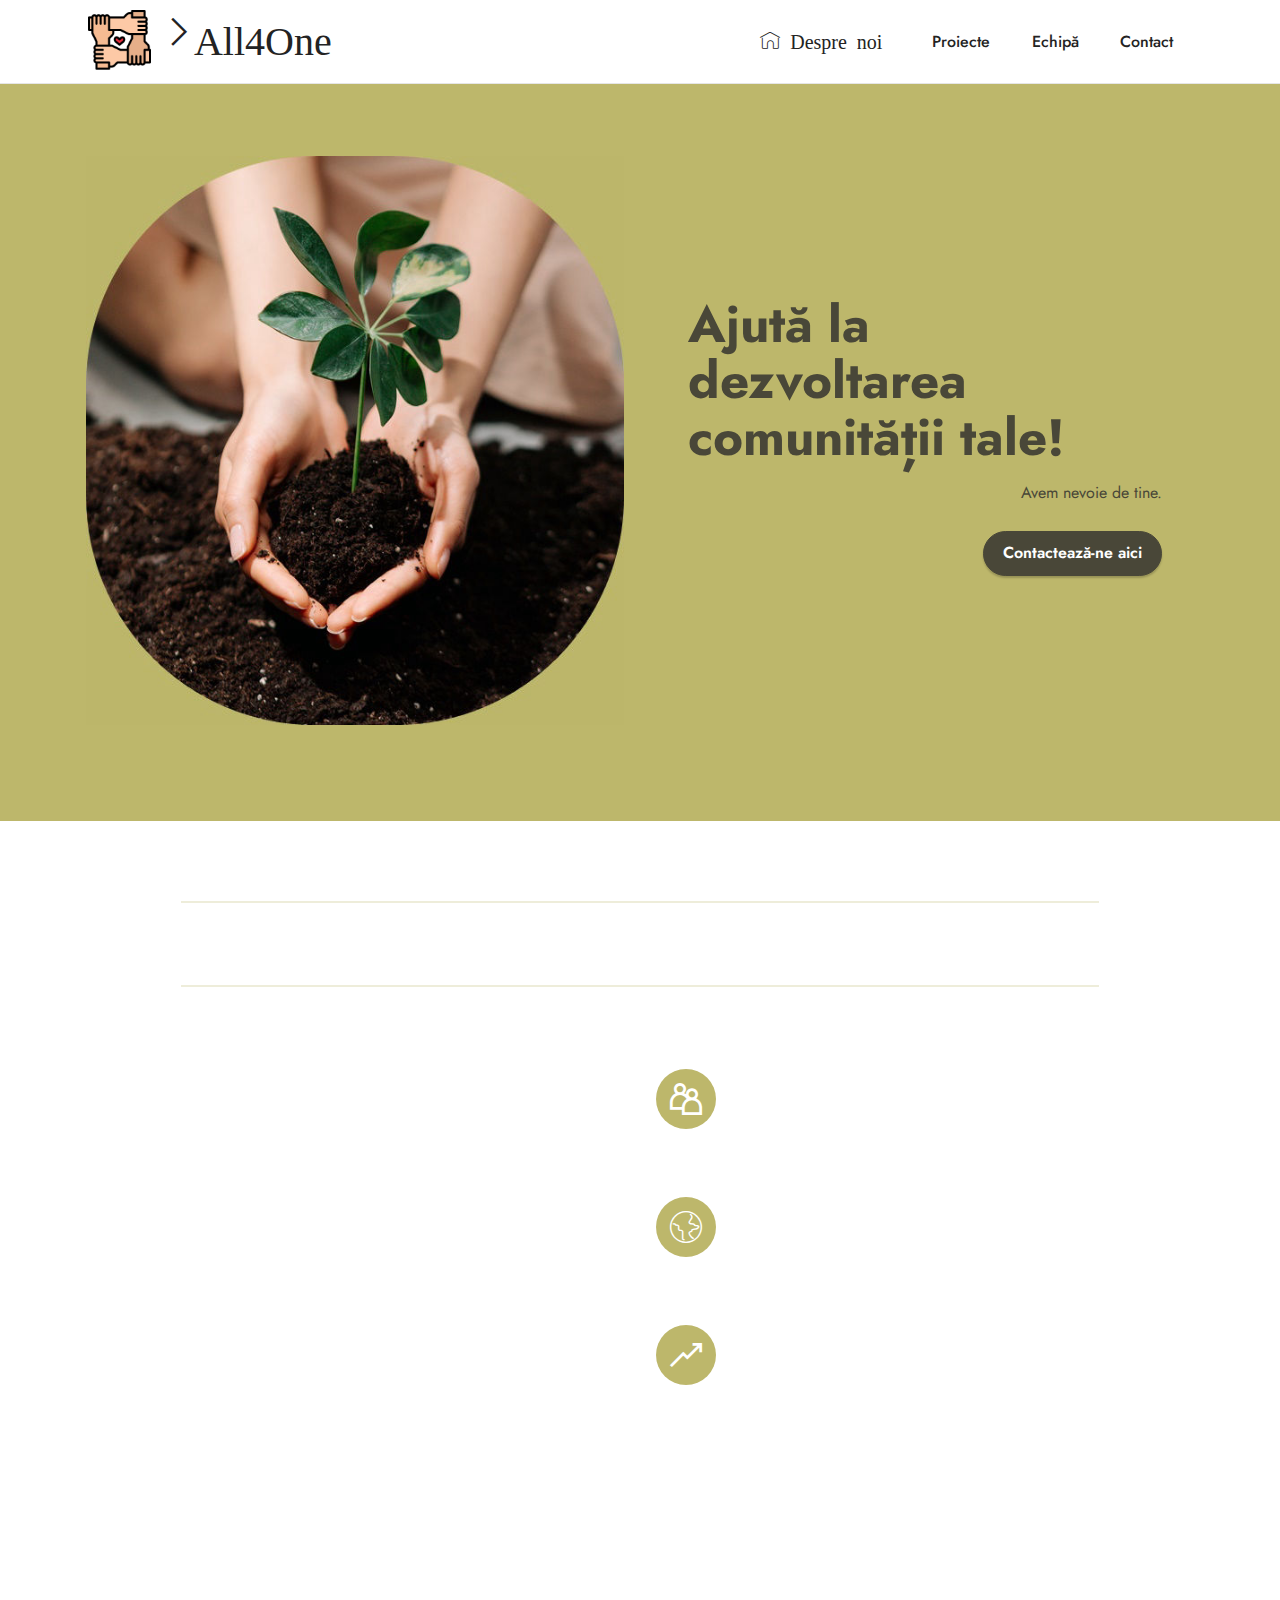
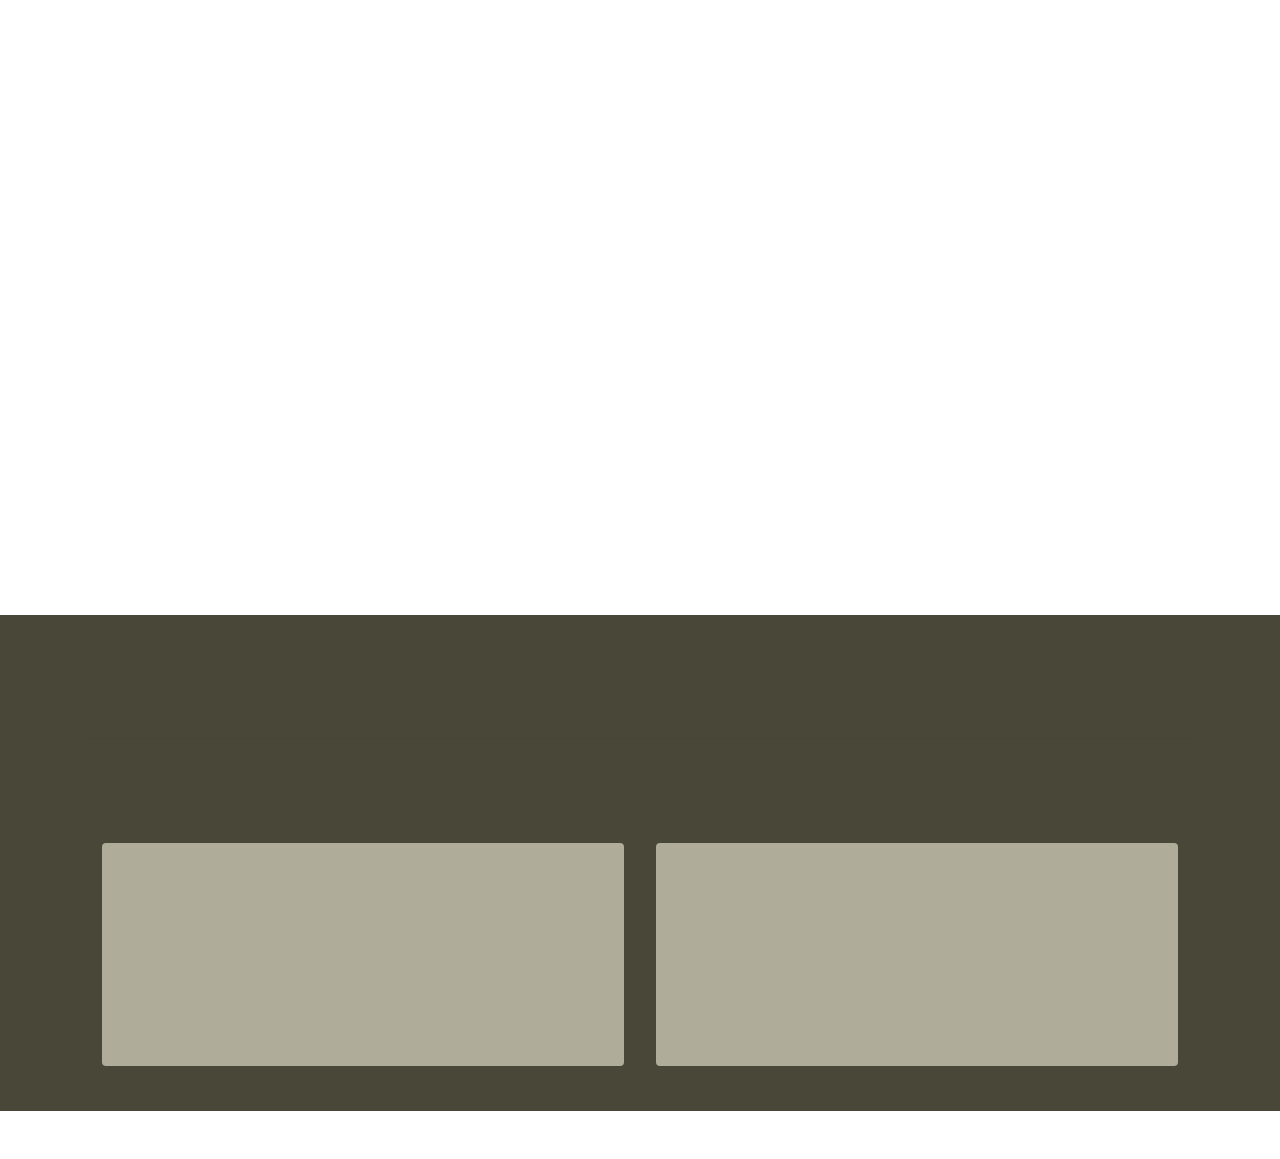
<file: index.html>
<!DOCTYPE html>
<html  >
<head>
  <!-- Site made with Mobirise Website Builder v5.5.2, https://mobirise.com -->
  <meta charset="UTF-8">
  <meta http-equiv="X-UA-Compatible" content="IE=edge">
  <meta name="generator" content="Mobirise v5.5.2, mobirise.com">
  <meta name="viewport" content="width=device-width, initial-scale=1, minimum-scale=1">
  <link rel="shortcut icon" href="assets/images/logo-96x96.png" type="image/x-icon">
  <meta name="description" content="">
  
  
  <title>Acasă</title>
  <link rel="stylesheet" href="assets/web/assets/mobirise-icons2/mobirise2.css">
  <link rel="stylesheet" href="assets/web/assets/mobirise-icons/mobirise-icons.css">
  <link rel="stylesheet" href="assets/bootstrap/css/bootstrap.min.css">
  <link rel="stylesheet" href="assets/bootstrap/css/bootstrap-grid.min.css">
  <link rel="stylesheet" href="assets/bootstrap/css/bootstrap-reboot.min.css">
  <link rel="stylesheet" href="assets/animatecss/animate.css">
  <link rel="stylesheet" href="assets/dropdown/css/style.css">
  <link rel="stylesheet" href="assets/socicon/css/styles.css">
  <link rel="stylesheet" href="assets/theme/css/style.css">
  <link rel="preload" href="https://fonts.googleapis.com/css?family=Poppins:100,100i,200,200i,300,300i,400,400i,500,500i,600,600i,700,700i,800,800i,900,900i&display=swap" as="style" onload="this.onload=null;this.rel='stylesheet'">
  <noscript><link rel="stylesheet" href="https://fonts.googleapis.com/css?family=Poppins:100,100i,200,200i,300,300i,400,400i,500,500i,600,600i,700,700i,800,800i,900,900i&display=swap"></noscript>
  <link rel="preload" href="https://fonts.googleapis.com/css?family=Jost:100,200,300,400,500,600,700,800,900,100i,200i,300i,400i,500i,600i,700i,800i,900i&display=swap" as="style" onload="this.onload=null;this.rel='stylesheet'">
  <noscript><link rel="stylesheet" href="https://fonts.googleapis.com/css?family=Jost:100,200,300,400,500,600,700,800,900,100i,200i,300i,400i,500i,600i,700i,800i,900i&display=swap"></noscript>
  <link rel="preload" as="style" href="assets/mobirise/css/mbr-additional.css"><link rel="stylesheet" href="assets/mobirise/css/mbr-additional.css" type="text/css">
  
  
  
  
</head>
<body>
  
  <section data-bs-version="5.1" class="menu cid-s48OLK6784" once="menu" id="menu1-h">
    
    <nav class="navbar navbar-dropdown navbar-fixed-top navbar-expand-lg">
        <div class="container">
            <div class="navbar-brand">
                <span class="navbar-logo">
                    
                        <img src="assets/images/logo-96x96.png" alt="logo" style="height: 4.2rem;">
                    
                </span>
                <span class="navbar-caption-wrap"><a class="navbar-caption text-black text-primary display-1" href="index.html"><span class="mobi-mbri mobi-mbri-arrow-next mbr-iconfont mbr-iconfont-btn"><h1>All4One</h1></span></a></span>
            </div>
            <button class="navbar-toggler" type="button" data-toggle="collapse" data-bs-toggle="collapse" data-target="#navbarSupportedContent" data-bs-target="#navbarSupportedContent" aria-controls="navbarNavAltMarkup" aria-expanded="false" aria-label="Toggle navigation">
                <div class="hamburger">
                    <span></span>
                    <span></span>
                    <span></span>
                    <span></span>
                </div>
            </button>
            <div class="collapse navbar-collapse" id="navbarSupportedContent">
                <ul class="navbar-nav nav-dropdown nav-right" data-app-modern-menu="true"><li class="nav-item"><a class="nav-link link text-black text-primary display-4" href="index.html"><span class="mbri-home mbr-iconfont mbr-iconfont-btn">&nbsp;Despre noi</span></a></li>
                    <li class="nav-item"><a class="nav-link link text-black text-primary display-4" href="page1.html">Proiecte</a></li><li class="nav-item"><a class="nav-link link text-black text-primary display-4" href="page2.html">Echipă</a></li><li class="nav-item"><a class="nav-link link text-black text-primary display-4" href="page3.html">Contact</a></li></ul>
                
                
            </div>
        </div>
    </nav>

</section>

<section data-bs-version="5.1" class="header11 cid-sUdaHVAMvH" id="header11-m">

    

    

    <div class="container">
        <div class="row justify-content-center">
            <div class="col-12 col-md-6 image-wrapper">
                <img class="w-100" src="assets/images/hero-2-600x635.jpg" alt="o plantă în mâinile cuiva">
            </div>
            <div class="col-12 col-md">
                <div class="text-wrapper text-center">
                    <h2 class="mbr-section-title mbr-fonts-style mb-3 display-2"><strong>Ajută la dezvoltarea comunității tale!</strong></h2>
                    <p class="mbr-text mbr-fonts-style display-7">Avem nevoie de tine.</p>
                    <div class="mbr-section-btn mt-3"><a class="btn btn-warning display-7" href="page3.html">Contactează-ne aici</a></div>
                </div>
            </div>
        </div>
    </div>
</section>

<section data-bs-version="5.1" class="content6 cid-sUealVWPyZ" id="content6-1f">
    
    <div class="container">
        <div class="row justify-content-center">
            <div class="col-md-12 col-lg-10">
                <hr class="line">
                <p class="mbr-text align-center mbr-fonts-style my-4 display-5"><em>„Toți pentru unul, și unul pentru toți”</em></p>
                <hr class="line">
            </div>
        </div>
    </div>
</section>

<section data-bs-version="5.1" class="features12 cid-sUdh07nZpx" id="features13-n">

    
    
    <div class="container">
        <div class="row justify-content-center">
            <div class="col-12 col-lg-6">
                <div class="card-wrapper">
                    <div class="card-box align-left">
                        <h2 class="card-title mbr-fonts-style mb-4 display-2"><strong>Cine suntem?</strong>
                        </h2>
                        <p class="mbr-text mbr-fonts-style mb-4 display-7"><strong>All4One</strong> este o organizație neguvernamentală (ONG) de tineret din <em>Cluj-Napoca</em> ce promovează acțiuni în folosul societății. Idealurile noastre se conturează cel mai bine în jurul proverbului de mai sus.</p>
                        
                    </div>
                </div>
            </div>
            <div class="col-12 col-lg-6">
                <div class="item mbr-flex">
                    <div class="icon-box">
                        <span class="mbr-iconfont mobi-mbri-users mobi-mbri"></span>
                    </div>
                    <div class="text-box">
                        <h3 class="icon-title mbr-black mbr-fonts-style display-7"><strong>Oameni noi</strong></h3>
                        <p class="icon-text mbr-black mbr-fonts-style display-4">Voluntariatul îți oferă atât posibilitatea de a cunoaște oameni noi, cât și oportunități inedite.</p>
                    </div>
                </div>
                <div class="item mbr-flex">
                    <div class="icon-box">
                        <span class="mbr-iconfont mbri-globe"></span>
                    </div>
                    <div class="text-box">
                        <h3 class="icon-title mbr-black mbr-fonts-style display-7"><strong>Parte dintr-un întreg</strong></h3>
                        <p class="icon-text mbr-black mbr-fonts-style display-4">Scopul nostru este să încurajăm cât mai mulți tineri să contribuie la dezvoltarea comunității din care facem parte.</p>
                    </div>
                </div>
                <div class="item mbr-flex">
                    <div class="icon-box">
                        <span class="mbr-iconfont mobi-mbri-growing-chart mobi-mbri"></span>
                    </div>
                    <div class="text-box">
                        <h3 class="icon-title mbr-black mbr-fonts-style display-7"><strong>Abilități dobândite</strong></h3>
                        <p class="icon-text mbr-black mbr-fonts-style display-4">Prin intermediul activităților, membrii clubului pot să dobândească abilități de muncă în echipă și calități esențiale de leadership.</p>
                    </div>
                </div>
            </div>
        </div>
    </div>
</section>

<section data-bs-version="5.1" class="slider2 cid-sUeA2W7VwU" id="slider2-1g">
    

    
    <div class="container">
        <div class="row justify-content-center">
            <div class="col-12 col-md-9">
                <div class="carousel slide carousel-fade" id="sUeUKDk3OR" data-interval="3000" data-bs-interval="3000">
                    
                    <ol class="carousel-indicators">
                        <li data-slide-to="0" data-bs-slide-to="0" class="active" data-target="#sUeUKDk3OR" data-bs-target="#sUeUKDk3OR"></li><li data-slide-to="1" data-bs-slide-to="1" class="" data-target="#sUeUKDk3OR" data-bs-target="#sUeUKDk3OR"></li><li data-slide-to="2" data-bs-slide-to="2" class="" data-target="#sUeUKDk3OR" data-bs-target="#sUeUKDk3OR"></li><li data-slide-to="3" data-bs-slide-to="3" class="" data-target="#sUeUKDk3OR" data-bs-target="#sUeUKDk3OR"></li>
                        
                        
                    </ol>
                    <div class="carousel-inner">
                        
                        
                        <div class="carousel-item slider-image item active">
                            <div class="item-wrapper">
                                <img class="d-block w-100" src="assets/images/pexels-ron-lach-9037229-800x533.jpg" alt="o voluntară și un copilaș care strâng deșeuri" data-slide-to="0" data-bs-slide-to="0">
                                
                            </div>
                        </div><div class="carousel-item slider-image item">
                            <div class="item-wrapper">
                                <img class="d-block w-100" src="assets/images/pexels-julia-m-cameron-6994992-800x533.jpg" alt="cineva care ține o pancartă pe care scrie volunteers needed" data-slide-to="1" data-bs-slide-to="1">
                                
                            </div>
                        </div><div class="carousel-item slider-image item">
                            <div class="item-wrapper">
                                <img class="d-block w-100" src="assets/images/volunteer1-1-800x533.jpg" alt="patru voluntari cu tricouri albastre" data-slide-to="2" data-bs-slide-to="2">
                                
                            </div>
                        </div><div class="carousel-item slider-image item">
                            <div class="item-wrapper">
                                <img class="d-block w-100" src="assets/images/adult-3715426-1280-800x533.jpg" alt="un selfie cu patru voluntari" data-slide-to="3" data-bs-slide-to="3">
                                
                            </div>
                        </div>
                    </div>
                    <a class="carousel-control carousel-control-prev" role="button" data-slide="prev" data-bs-slide="prev" href="#sUeUKDk3OR">
                        <span class="mobi-mbri mobi-mbri-arrow-prev" aria-hidden="true"></span>
                        <span class="sr-only visually-hidden">Previous</span>
                    </a>
                    <a class="carousel-control carousel-control-next" role="button" data-slide="next" data-bs-slide="next" href="#sUeUKDk3OR">
                        <span class="mobi-mbri mobi-mbri-arrow-next" aria-hidden="true"></span>
                        <span class="sr-only visually-hidden">Next</span>
                    </a>
                </div>
            </div>
        </div>
    </div>
</section>


<section data-bs-version="5.1" class="footer5 cid-sUdrEI9gHS" once="footers" id="footer5-10">

    

    

    <div class="container">
        <div class="media-container-row">
            <div class="col-md-1 col-6">
                <div class="media-wrap">
                    
                        <img src="assets/images/logo-256x256.png" alt="logo">
                    
                </div>
            </div>
            <div class="col-11 col-6">
                <p class="mbr-text align-right links mbr-fonts-style display-7"><a href="index.html" class="text-white text-primary">Despre noi</a>&nbsp; &nbsp; &nbsp; &nbsp; &nbsp;&nbsp;<a href="page1.html" class="text-white text-primary">Proiecte</a>&nbsp; &nbsp; &nbsp; &nbsp; &nbsp;&nbsp;<a href="page2.html" class="text-white text-primary">Echipă</a>&nbsp; &nbsp; &nbsp; &nbsp; &nbsp;&nbsp;<a href="page3.html" class="text-white text-primary">Contact</a>
                </p>
            </div>
        </div>
        <!-- <div class="media-container-row">
            <div class="col-md-12"> -->
        <div class="footer-lower">
            <div class="media-container-row">
                <div class="col-md-12">
                    <hr>
                </div>
            </div>
            <div class="media-container-row">
                <div class="col-md-6 copyright">
                    <p class="mbr-text mbr-fonts-style display-7">
                        © Copyright 2022 All4One - All Rights Reserved
                    </p>
                </div>
                <div class="col-md-6">
                    <div class="social-list align-right">
                        <div class="soc-item">
                            <a href="https://twitter.com/" target="_blank">
                                <span class="mbr-iconfont mbr-iconfont-social socicon-twitter socicon" style="color: rgb(255, 255, 255); fill: rgb(255, 255, 255);"></span>
                            </a>
                        </div>
                        <div class="soc-item">
                            <a href="https://www.facebook.com/" target="_blank">
                                <span class="mbr-iconfont mbr-iconfont-social socicon-facebook socicon" style="color: rgb(255, 255, 255); fill: rgb(255, 255, 255);"></span>
                            </a>
                        </div>
                        <div class="soc-item">
                            <a href="https://www.youtube.com/" target="_blank">
                                <span class="mbr-iconfont mbr-iconfont-social socicon-youtube socicon" style="color: rgb(255, 255, 255); fill: rgb(255, 255, 255);"></span>
                            </a>
                        </div>
                        <div class="soc-item">
                            <a href="https://instagram.com/milo_the_wurst/" target="_blank">
                                <span class="mbr-iconfont mbr-iconfont-social socicon-instagram socicon" style="color: rgb(255, 255, 255); fill: rgb(255, 255, 255);"></span>
                            </a>
                        </div>
                        
                        
                    </div>
                </div>
            </div>
            <!-- </div>
            </div> -->
            <section data-bs-version="5.1" class="contacts1 cid-sUePb3R6Ng" id="contacts1-1i">

    

    
                <div class="container">
                    
                    <div class="row justify-content-center mt-4">
                        <div class="card col-12 col-lg-6">
                            <div class="card-wrapper">
                                <div class="card-box align-center">
                                    <div class="image-wrapper">
                                        <a href="https://www.youtube.com/watch?v=GdNqsKQ0fyQ" target="_blank"><span class="mbr-iconfont mbri-letter" style="font-size: 55px; color: rgb(255, 255, 255); fill: rgb(255, 255, 255);"></span></a>
                                    </div>
                                    
                                    
                                    <p class="link mbr-fonts-style display-7"><a href="https://www.youtube.com/watch?v=GdNqsKQ0fyQ" class="text-white" target="_blank">Trimite un email</a></p>
                                </div>
                            </div>
                        </div>
                        <div class="card col-12 col-lg-6">
                            <div class="card-wrapper">
                                <div class="card-box align-center">
                                    <div class="image-wrapper">
                                        <a href="https://www.youtube.com/watch?v=EVBsypHzF3U&t=1s" target="_blank"><span class="mbr-iconfont mbri-mobile" style="font-size: 55px; color: rgb(255, 255, 255); fill: rgb(255, 255, 255);"></span></a>
                                    </div>
                                    
                                    
                                    <p class="link mbr-black mbr-fonts-style display-7"><a href="https://www.youtube.com/watch?v=EVBsypHzF3U&t=1s" class="text-white" target="_blank">Apel telefonic</a></p>
                                </div>
                            </div>
                        </div>
                    </div>
                </div>
            </section>
            
        </div>

    </div>
</section><section style="background-color: #fff; font-family: -apple-system, BlinkMacSystemFont, 'Segoe UI', 'Roboto', 'Helvetica Neue', Arial, sans-serif; color:#aaa; font-size:12px; padding: 0; align-items: center; display: flex;"><a href="https://mobirise.site/n" style="flex: 1 1; height: 3rem; padding-left: 1rem;"></a><p style="flex: 0 0 auto; margin:0; padding-right:1rem;">Set up a web page with <a href="https://mobirise.site/z" style="color:#aaa;">Mobirise</a></p></section><script src="assets/bootstrap/js/bootstrap.bundle.min.js"></script>  <script src="assets/smoothscroll/smooth-scroll.js"></script>  <script src="assets/ytplayer/index.js"></script>  <script src="assets/dropdown/js/navbar-dropdown.js"></script>  <script src="assets/theme/js/script.js"></script>  
  
  
  <input name="animation" type="hidden">
  </body>
</html>
</file>
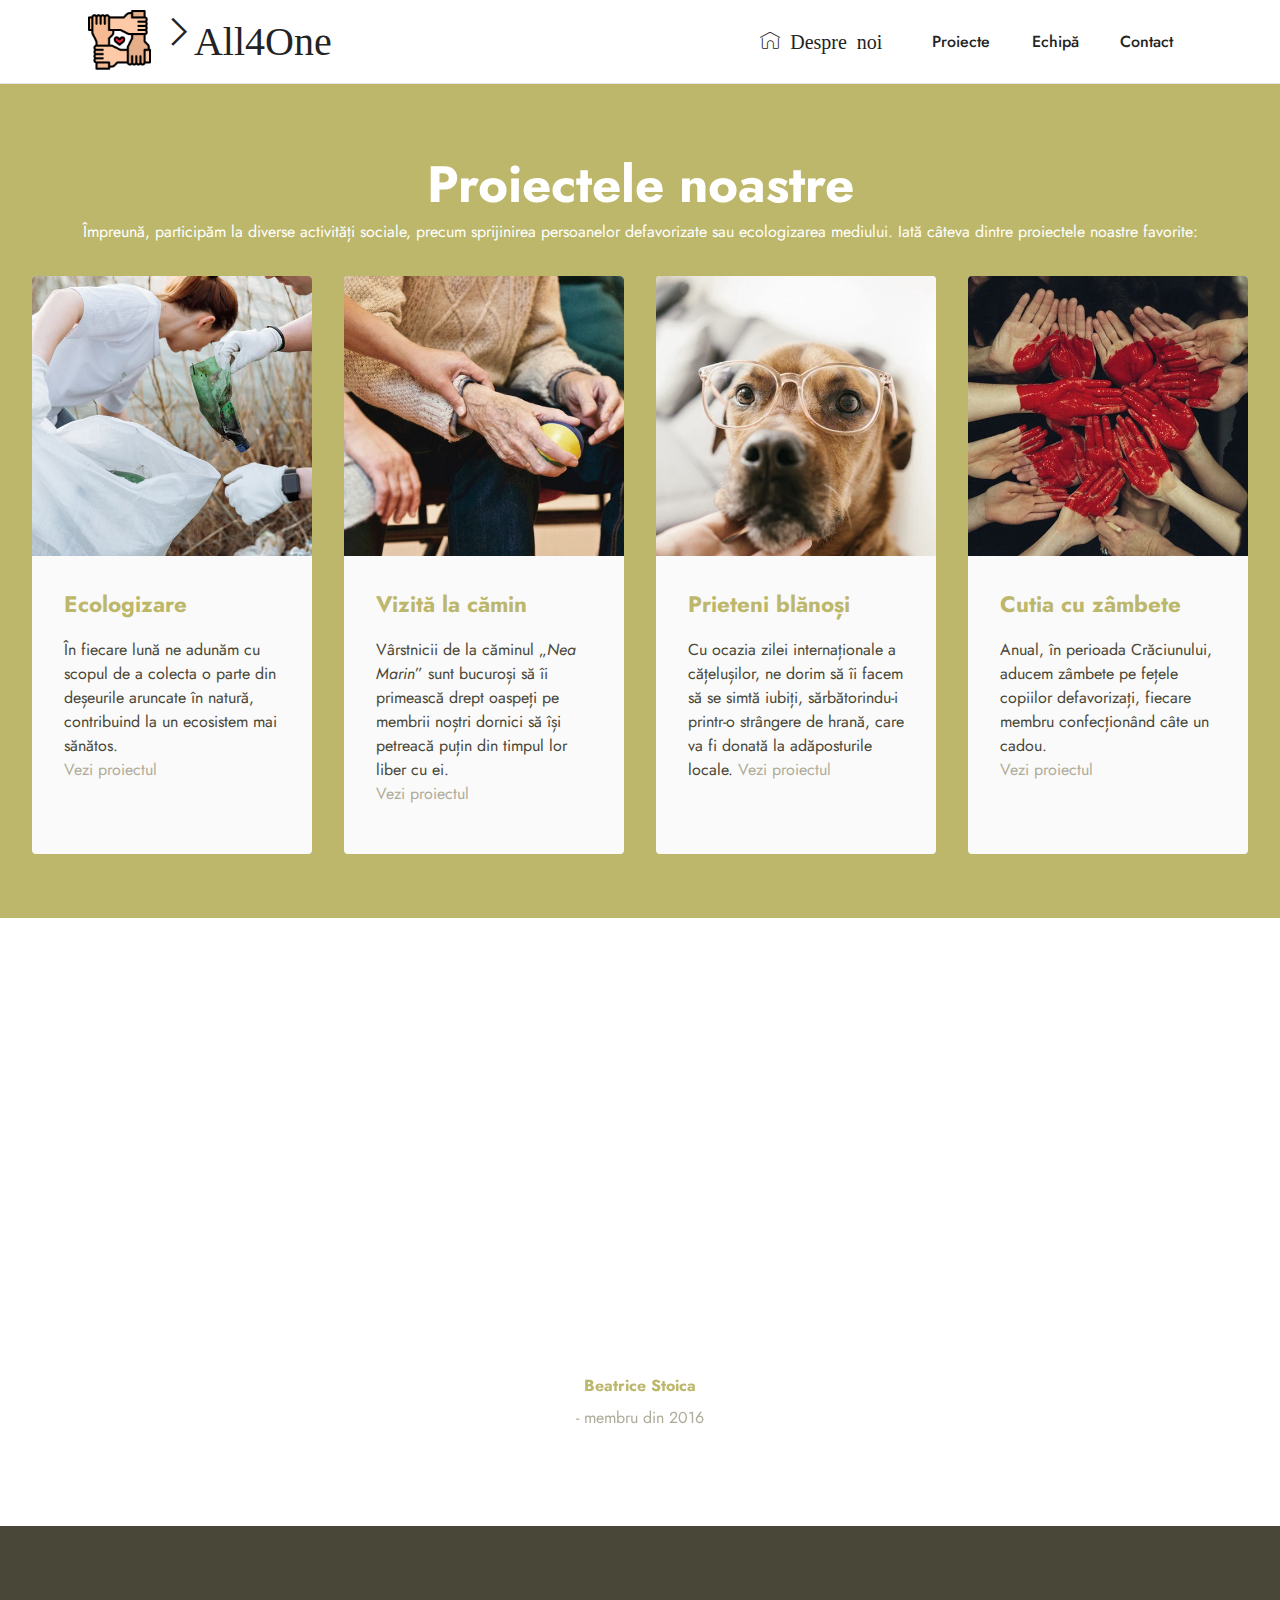
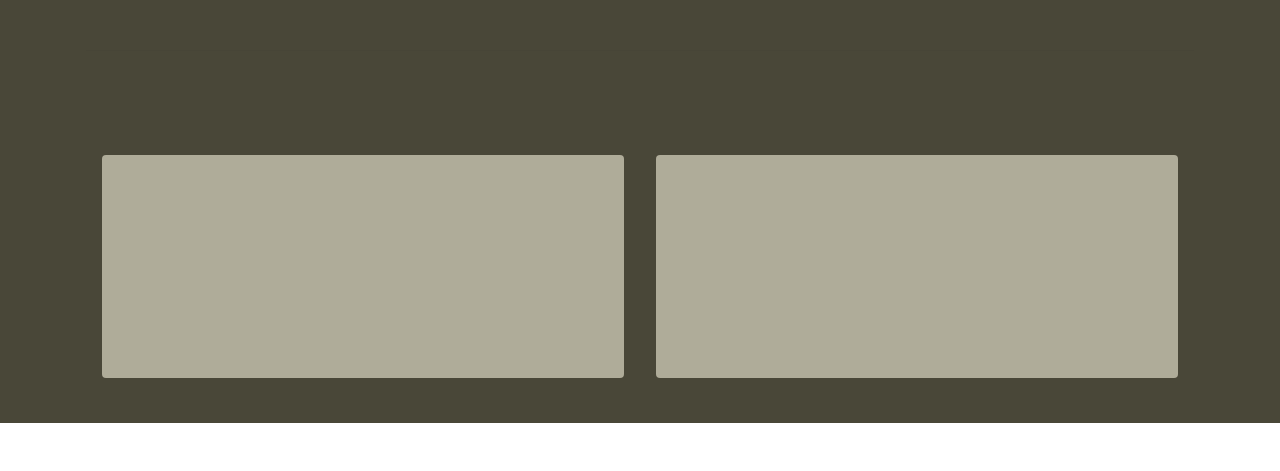
<file: page1.html>
<!DOCTYPE html>
<html  >
<head>
  <!-- Site made with Mobirise Website Builder v5.5.2, https://mobirise.com -->
  <meta charset="UTF-8">
  <meta http-equiv="X-UA-Compatible" content="IE=edge">
  <meta name="generator" content="Mobirise v5.5.2, mobirise.com">
  <meta name="viewport" content="width=device-width, initial-scale=1, minimum-scale=1">
  <link rel="shortcut icon" href="assets/images/logo-96x96.png" type="image/x-icon">
  <meta name="description" content="">
  
  
  <title>Proiecte</title>
  <link rel="stylesheet" href="assets/web/assets/mobirise-icons2/mobirise2.css">
  <link rel="stylesheet" href="assets/web/assets/mobirise-icons/mobirise-icons.css">
  <link rel="stylesheet" href="assets/bootstrap/css/bootstrap.min.css">
  <link rel="stylesheet" href="assets/bootstrap/css/bootstrap-grid.min.css">
  <link rel="stylesheet" href="assets/bootstrap/css/bootstrap-reboot.min.css">
  <link rel="stylesheet" href="assets/animatecss/animate.css">
  <link rel="stylesheet" href="assets/dropdown/css/style.css">
  <link rel="stylesheet" href="assets/socicon/css/styles.css">
  <link rel="stylesheet" href="assets/theme/css/style.css">
  <link rel="preload" href="https://fonts.googleapis.com/css?family=Poppins:100,100i,200,200i,300,300i,400,400i,500,500i,600,600i,700,700i,800,800i,900,900i&display=swap" as="style" onload="this.onload=null;this.rel='stylesheet'">
  <noscript><link rel="stylesheet" href="https://fonts.googleapis.com/css?family=Poppins:100,100i,200,200i,300,300i,400,400i,500,500i,600,600i,700,700i,800,800i,900,900i&display=swap"></noscript>
  <link rel="preload" href="https://fonts.googleapis.com/css?family=Jost:100,200,300,400,500,600,700,800,900,100i,200i,300i,400i,500i,600i,700i,800i,900i&display=swap" as="style" onload="this.onload=null;this.rel='stylesheet'">
  <noscript><link rel="stylesheet" href="https://fonts.googleapis.com/css?family=Jost:100,200,300,400,500,600,700,800,900,100i,200i,300i,400i,500i,600i,700i,800i,900i&display=swap"></noscript>
  <link rel="preload" as="style" href="assets/mobirise/css/mbr-additional.css"><link rel="stylesheet" href="assets/mobirise/css/mbr-additional.css" type="text/css">
  
  
  
  
</head>
<body>
  
  <section data-bs-version="5.1" class="menu cid-s48OLK6784" once="menu" id="menu1-p">
    
    <nav class="navbar navbar-dropdown navbar-fixed-top navbar-expand-lg">
        <div class="container">
            <div class="navbar-brand">
                <span class="navbar-logo">
                    
                        <img src="assets/images/logo-96x96.png" alt="logo" style="height: 4.2rem;">
                    
                </span>
                <span class="navbar-caption-wrap"><a class="navbar-caption text-black text-primary display-1" href="index.html"><span class="mobi-mbri mobi-mbri-arrow-next mbr-iconfont mbr-iconfont-btn"><h1>All4One</h1></span></a></span>
            </div>
            <button class="navbar-toggler" type="button" data-toggle="collapse" data-bs-toggle="collapse" data-target="#navbarSupportedContent" data-bs-target="#navbarSupportedContent" aria-controls="navbarNavAltMarkup" aria-expanded="false" aria-label="Toggle navigation">
                <div class="hamburger">
                    <span></span>
                    <span></span>
                    <span></span>
                    <span></span>
                </div>
            </button>
            <div class="collapse navbar-collapse" id="navbarSupportedContent">
                <ul class="navbar-nav nav-dropdown nav-right" data-app-modern-menu="true"><li class="nav-item"><a class="nav-link link text-black text-primary display-4" href="index.html"><span class="mbri-home mbr-iconfont mbr-iconfont-btn">&nbsp;Despre noi</span></a></li>
                    <li class="nav-item"><a class="nav-link link text-black text-primary display-4" href="page1.html">Proiecte</a></li><li class="nav-item"><a class="nav-link link text-black text-primary display-4" href="page2.html">Echipă</a></li><li class="nav-item"><a class="nav-link link text-black text-primary display-4" href="page3.html">Contact</a></li></ul>
                
                
            </div>
        </div>
    </nav>

</section>

<section data-bs-version="5.1" class="gallery3 cid-sUdHAcicjM" id="gallery3-15">
    
    
    <div class="container-fluid">
        <div class="mbr-section-head">
            <h2 class="mbr-section-title mbr-fonts-style align-center mb-0 display-2"><strong>Proiectele noastre</strong></h2>
            <p class="mbr-section-subtitle mbr-fonts-style align-center mb-0 mt-2 display-7">Împreună, participăm la diverse activități sociale, precum sprijinirea persoanelor defavorizate sau ecologizarea mediului. Iată câteva dintre proiectele noastre favorite:</p>
        </div>
        <div class="row mt-4">
            <div class="item features-image сol-12 col-md-6 col-lg-3 active">
                <div class="item-wrapper">
                    <div class="item-img">
                        <img src="assets/images/ecologizare-500x500.jpg" alt="voluntari care colectează deșeuri">
                    </div>
                    <div class="item-content">
                        <h3 class="item-title mbr-fonts-style display-5"><strong>Ecologizare</strong></h3>
                        
                        <p class="mbr-text mbr-fonts-style mt-3 display-7">În fiecare lună ne adunăm cu scopul de a colecta o parte din deșeurile aruncate în natură, contribuind la un ecosistem mai sănătos.<br><a href="https://local.media-digitala.ro/index.php/life-of-tamz/" class="text-danger text-primary" target="_blank">Vezi proiectul</a></p>
                    </div>
                    
                </div>
            </div>
            <div class="item features-image сol-12 col-md-6 col-lg-3">
                <div class="item-wrapper">
                    <div class="item-img">
                        <img src="assets/images/camin-1-500x500.jpg" data-slide-to="1" data-bs-slide-to="1" alt="un voluntar ține de mână un vârstnic">
                    </div>
                    <div class="item-content">
                        <h3 class="item-title mbr-fonts-style display-5"><strong>Vizită la cămin</strong></h3>
                        
                        <p class="mbr-text mbr-fonts-style mt-3 display-7">Vârstnicii de la căminul „<em>Nea Marin</em>” sunt bucuroși să îi primească drept oaspeți pe membrii noștri dornici să își petreacă puțin din timpul lor liber cu ei.<br><a href="http://anunturi.media-digitala.ro/index.php/product/masaj-anti-stres-in-sesiune/" class="text-danger text-primary" target="_blank">Vezi proiectul</a></p>
                    </div>
                    
                </div>
            </div><div class="item features-image сol-12 col-md-6 col-lg-3">
                <div class="item-wrapper">
                    <div class="item-img">
                        <img src="assets/images/dogoo-1-500x500.jpg" alt="un cățeluș drăguț care poartă ochelari" title="" data-slide-to="2" data-bs-slide-to="2">
                    </div>
                    <div class="item-content">
                        <h3 class="item-title mbr-fonts-style display-5"><strong>Prieteni blănoși</strong></h3>
                        
                        <p class="mbr-text mbr-fonts-style mt-3 display-7">Cu ocazia zilei internaționale a cățelușilor, ne dorim să îi facem să se simtă iubiți, sărbătorindu-i printr-o strângere de hrană, care va fi donată la adăposturile locale.&nbsp;<a href="http://anunturi.media-digitala.ro/index.php/product/sampanie-am-luat-bac-ul/" class="text-danger text-primary" target="_blank">Vezi proiectul</a></p>
                    </div>
                    
                </div>
            </div><div class="item features-image сol-12 col-md-6 col-lg-3">
                <div class="item-wrapper">
                    <div class="item-img">
                        <img src="assets/images/love-1-500x500.jpg" data-slide-to="3" data-bs-slide-to="3" alt="mai multe mâini una lângă alta care alcătuiesc o inimă">
                    </div>
                    <div class="item-content">
                        <h3 class="item-title mbr-fonts-style display-5"><strong>Cutia cu zâmbete</strong></h3>
                        
                        <p class="mbr-text mbr-fonts-style mt-3 display-7">Anual, în perioada Crăciunului, aducem zâmbete pe fețele copiilor defavorizați, fiecare membru confecționând câte un cadou.<br><a href="http://anunturi.media-digitala.ro/index.php/product/planta-armonius/" class="text-danger text-primary" target="_blank">Vezi proiectul</a></p>
                    </div>
                    
                </div>
            </div>
            
            
        </div>
    </div>
</section>

<section data-bs-version="5.1" class="people5 mbr-embla cid-sUdtIrUnwj" id="people5-13">

    

    

    <div class="position-relative text-center">
        <h2 class="mb-4 mbr-fonts-style display-2"><strong>Ce spun voluntarii</strong></h2>

        <div class="embla" data-skip-snaps="true" data-align="center" data-auto-play-interval="5" data-draggable="true">
            <div class="embla__viewport container-fluid">
                <div class="embla__container">
                    
                    
                    <div class="embla__slide slider-image item active" style="margin-left: 7rem; margin-right: 7rem;">
                        <div class="user">
                            <div class="user_image">
                                <div class="item-wrapper position-relative">
                                    <img src="assets/images/vol2-300x300.jpg" alt="o fată cu pistrui care zâmbește" data-slide-to="0" data-bs-slide-to="0">
                                </div>
                            </div>
                            <div class="user_text mb-4">
                                <p class="mbr-fonts-style display-7">&nbsp;Sunt mândră să fac parte din All4one, întrucât am cunoscut oameni faini și am legat prietenii pe viață. Am realizat cât de important este să dăruim din puținul nostru, fiindcă pentru alții poate însemna foarte mult.</p>
                            </div>
                            <div class="user_name mbr-fonts-style mb-2 display-7"><strong>Beatrice Stoica</strong></div>
                            <div class="user_desk mbr-fonts-style display-7">- membru din 2016</div>
                        </div>
                    </div><div class="embla__slide slider-image item" style="margin-left: 7rem; margin-right: 7rem;">
                        <div class="user">
                            <div class="user_image">
                                <div class="item-wrapper position-relative">
                                    <img src="assets/images/vol4-300x300.jpg" alt="o fată roșcată cu părul scurt care zâmbește" data-slide-to="1" data-bs-slide-to="1">
                                </div>
                            </div>
                            <div class="user_text mb-4">
                                <p class="mbr-fonts-style display-7">&nbsp;E incredibil ce energie bună pot transmite oamenii de aici. Ador să lucrăm împreună la proiecte și să ne distrăm la activitățile de tip team-building. Recomand acest club de voluntariat cu cea mai mare plăcere!&nbsp;</p>
                            </div>
                            <div class="user_name mbr-fonts-style mb-2 display-7"><strong>Patricia Gălățan</strong></div>
                            <div class="user_desk mbr-fonts-style display-7">- membru din 2019</div>
                        </div>
                    </div><div class="embla__slide slider-image item" style="margin-left: 7rem; margin-right: 7rem;">
                        <div class="user">
                            <div class="user_image">
                                <div class="item-wrapper position-relative">
                                    <img src="assets/images/vol-300x300.jpg" alt="o fată blondă care zâmbește cu dinți" data-slide-to="2" data-bs-slide-to="2">
                                </div>
                            </div>
                            <div class="user_text mb-4">
                                <p class="mbr-fonts-style display-7">All4one este pentru mine a doua familie. În timpul celor nouă ani de voluntariat, m-am dezvoltat alături de colegii mei și am trăit momente pe care, cu siguranță, nu le voi uita niciodată!</p>
                            </div>
                            <div class="user_name mbr-fonts-style mb-2 display-7"><strong>Elena Petre</strong></div>
                            <div class="user_desk mbr-fonts-style display-7">- membru din 2013</div>
                        </div>
                        </div>
                        <div class="embla__slide slider-image item" style="margin-left: 7rem; margin-right: 7rem;">
                        <div class="user">
                            <div class="user_image">
                                <div class="item-wrapper position-relative">
                                    <img src="assets/images/man25.jpg" alt="un băiat care zâmbește și poartă ochelari de soare" data-slide-to="3" data-bs-slide-to="3">
                                </div>
                            </div>
                            <div class="user_text mb-4">
                                <p class="mbr-fonts-style display-7">Deși nu e prima organizație de voluntariat din care fac parte, în cadrul acesteia am reușit să mă integrez în comunitate și să îmi îmbunătățesc skill-urile de comunicare și de lucru în echipă.</p>
                            </div>
                            <div class="user_name mbr-fonts-style mb-2 display-7"><strong>Matei Moraru</strong></div>
                            <div class="user_desk mbr-fonts-style display-7">- membru din 2020</div>
                        </div>
                        </div>
                    </div>
                </div>
            </div>
        </div>
</section>


<section data-bs-version="5.1" class="footer5 cid-sUdrEI9gHS" once="footers" id="footer5-10">

    

    

    <div class="container">
        <div class="media-container-row">
            <div class="col-md-1 col-6">
                <div class="media-wrap">
                    
                        <img src="assets/images/logo-256x256.png" alt="logo">
                    
                </div>
            </div>
            <div class="col-11 col-6">
                <p class="mbr-text align-right links mbr-fonts-style display-7"><a href="index.html" class="text-white text-primary">Despre noi</a>&nbsp; &nbsp; &nbsp; &nbsp; &nbsp;&nbsp;<a href="page1.html" class="text-white text-primary">Proiecte</a>&nbsp; &nbsp; &nbsp; &nbsp; &nbsp;&nbsp;<a href="page2.html" class="text-white text-primary">Echipă</a>&nbsp; &nbsp; &nbsp; &nbsp; &nbsp;&nbsp;<a href="page3.html" class="text-white text-primary">Contact</a>
                </p>
            </div>
        </div>
        <!-- <div class="media-container-row">
            <div class="col-md-12"> -->
        <div class="footer-lower">
            <div class="media-container-row">
                <div class="col-md-12">
                    <hr>
                </div>
            </div>
            <div class="media-container-row">
                <div class="col-md-6 copyright">
                    <p class="mbr-text mbr-fonts-style display-7">
                        © Copyright 2022 All4One - All Rights Reserved
                    </p>
                </div>
                <div class="col-md-6">
                    <div class="social-list align-right">
                        <div class="soc-item">
                            <a href="https://twitter.com/" target="_blank">
                                <span class="mbr-iconfont mbr-iconfont-social socicon-twitter socicon" style="color: rgb(255, 255, 255); fill: rgb(255, 255, 255);"></span>
                            </a>
                        </div>
                        <div class="soc-item">
                            <a href="https://www.facebook.com/" target="_blank">
                                <span class="mbr-iconfont mbr-iconfont-social socicon-facebook socicon" style="color: rgb(255, 255, 255); fill: rgb(255, 255, 255);"></span>
                            </a>
                        </div>
                        <div class="soc-item">
                            <a href="https://www.youtube.com/" target="_blank">
                                <span class="mbr-iconfont mbr-iconfont-social socicon-youtube socicon" style="color: rgb(255, 255, 255); fill: rgb(255, 255, 255);"></span>
                            </a>
                        </div>
                        <div class="soc-item">
                            <a href="https://instagram.com/milo_the_wurst/" target="_blank">
                                <span class="mbr-iconfont mbr-iconfont-social socicon-instagram socicon" style="color: rgb(255, 255, 255); fill: rgb(255, 255, 255);"></span>
                            </a>
                        </div>
                        
                        
                    </div>
                </div>
            </div>
            <!-- </div>
            </div> -->
            <section data-bs-version="5.1" class="contacts1 cid-sUeTXCrgD5" id="contacts1-1n">

    

    
                <div class="container">
                    
                    <div class="row justify-content-center mt-4">
                        <div class="card col-12 col-lg-6">
                            <div class="card-wrapper">
                                <div class="card-box align-center">
                                    <div class="image-wrapper">
                                        <a href="https://www.youtube.com/watch?v=GdNqsKQ0fyQ" target="_blank"><span class="mbr-iconfont mbri-letter" style="font-size: 55px; color: rgb(255, 255, 255); fill: rgb(255, 255, 255);"></span></a>
                                    </div>
                                    
                                    
                                    <p class="link mbr-fonts-style display-7"><a href="https://www.youtube.com/watch?v=GdNqsKQ0fyQ" class="text-white" target="_blank">Trimite un email</a></p>
                                </div>
                            </div>
                        </div>
                        <div class="card col-12 col-lg-6">
                            <div class="card-wrapper">
                                <div class="card-box align-center">
                                    <div class="image-wrapper">
                                        <a href="https://www.youtube.com/watch?v=EVBsypHzF3U&t=1s" target="_blank"><span class="mbr-iconfont mbri-mobile" style="font-size: 55px; color: rgb(255, 255, 255); fill: rgb(255, 255, 255);"></span></a>
                                    </div>
                                    
                                    
                                    <p class="link mbr-black mbr-fonts-style display-7"><a href="https://www.youtube.com/watch?v=EVBsypHzF3U&t=1s" class="text-white" target="_blank">Apel telefonic</a></p>
                                </div>
                            </div>
                        </div>
                    </div>
                </div>
            </section>
            
        </div>

    </div>
</section><section style="background-color: #fff; font-family: -apple-system, BlinkMacSystemFont, 'Segoe UI', 'Roboto', 'Helvetica Neue', Arial, sans-serif; color:#aaa; font-size:12px; padding: 0; align-items: center; display: flex;"><a href="https://mobirise.site/l" style="flex: 1 1; height: 3rem; padding-left: 1rem;"></a><p style="flex: 0 0 auto; margin:0; padding-right:1rem;">Made with Mobirise <a href="https://mobirise.site/u" style="color:#aaa;">website</a> theme</p></section><script src="assets/bootstrap/js/bootstrap.bundle.min.js"></script>  <script src="assets/smoothscroll/smooth-scroll.js"></script>  <script src="assets/ytplayer/index.js"></script>  <script src="assets/dropdown/js/navbar-dropdown.js"></script>  <script src="assets/embla/embla.min.js"></script>  <script src="assets/embla/script.js"></script>  <script src="assets/theme/js/script.js"></script>  
  
  
  <input name="animation" type="hidden">
  </body>
</html>
</file>
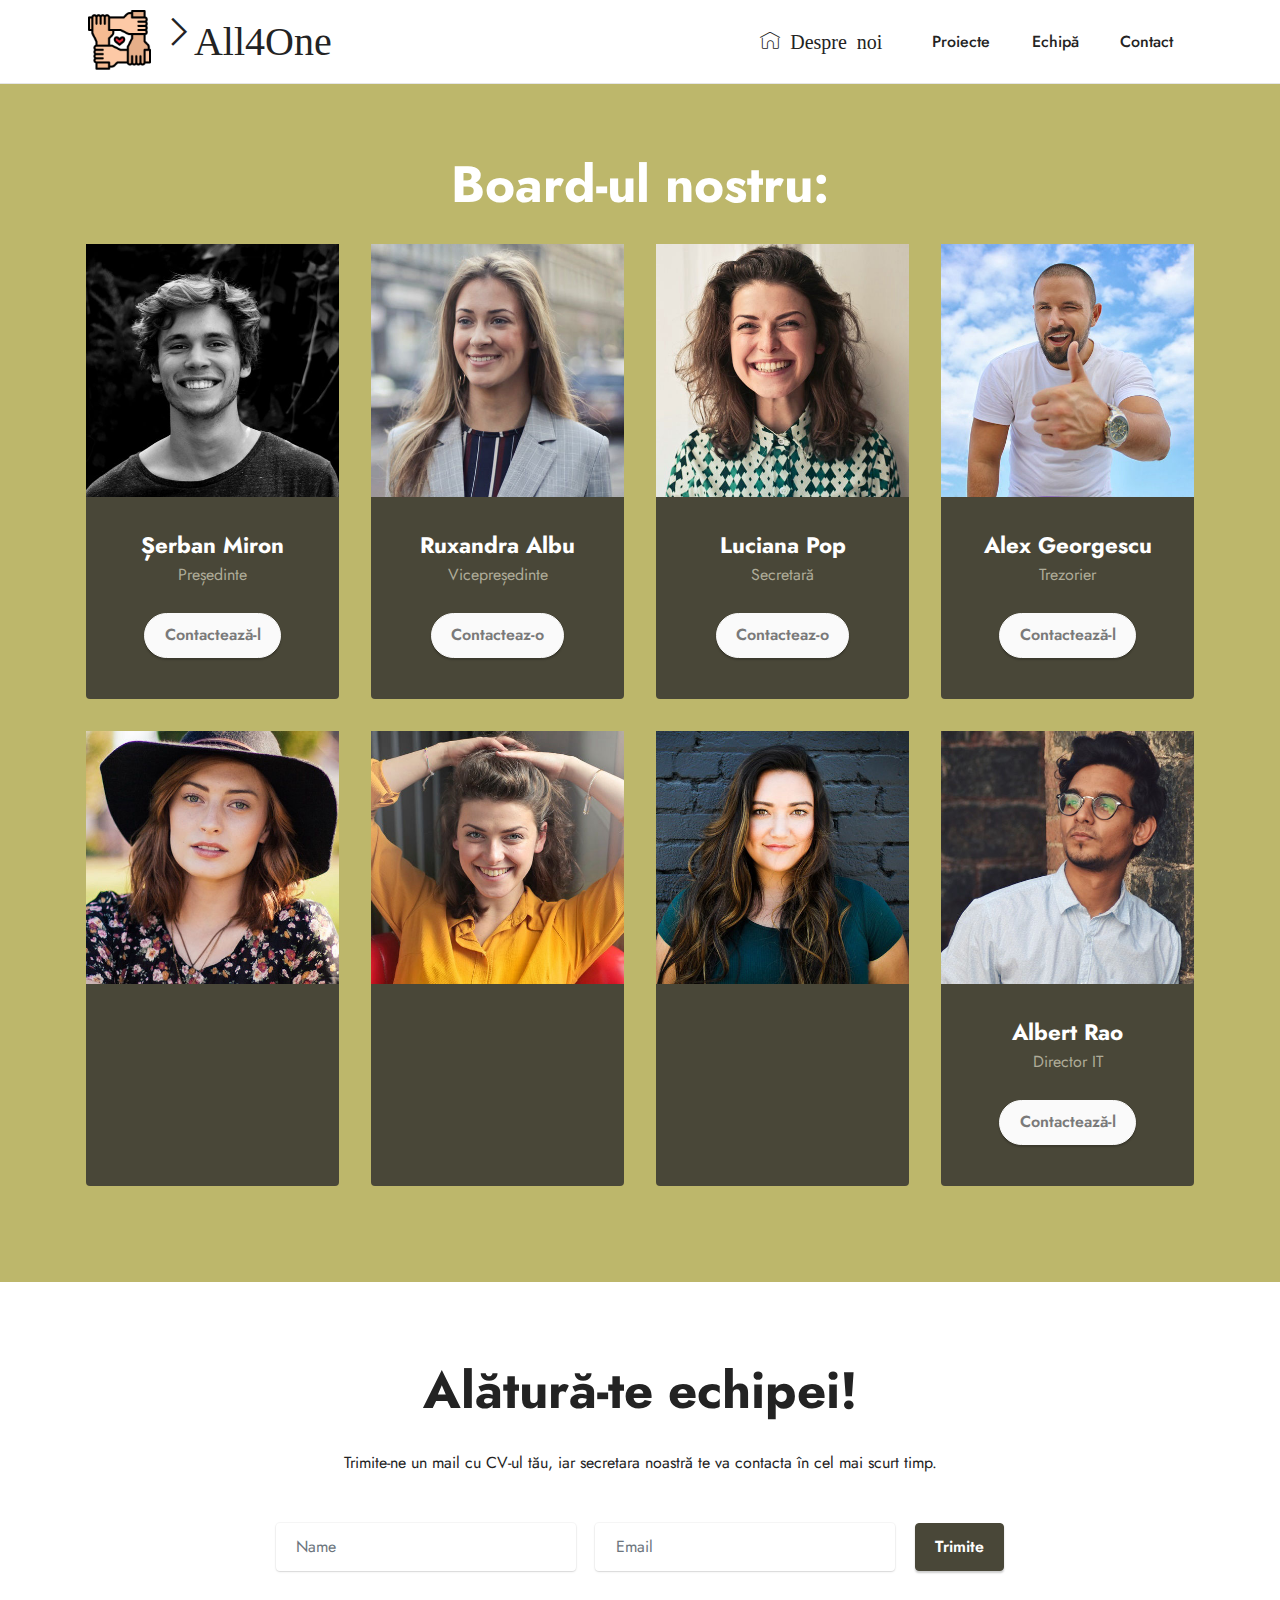
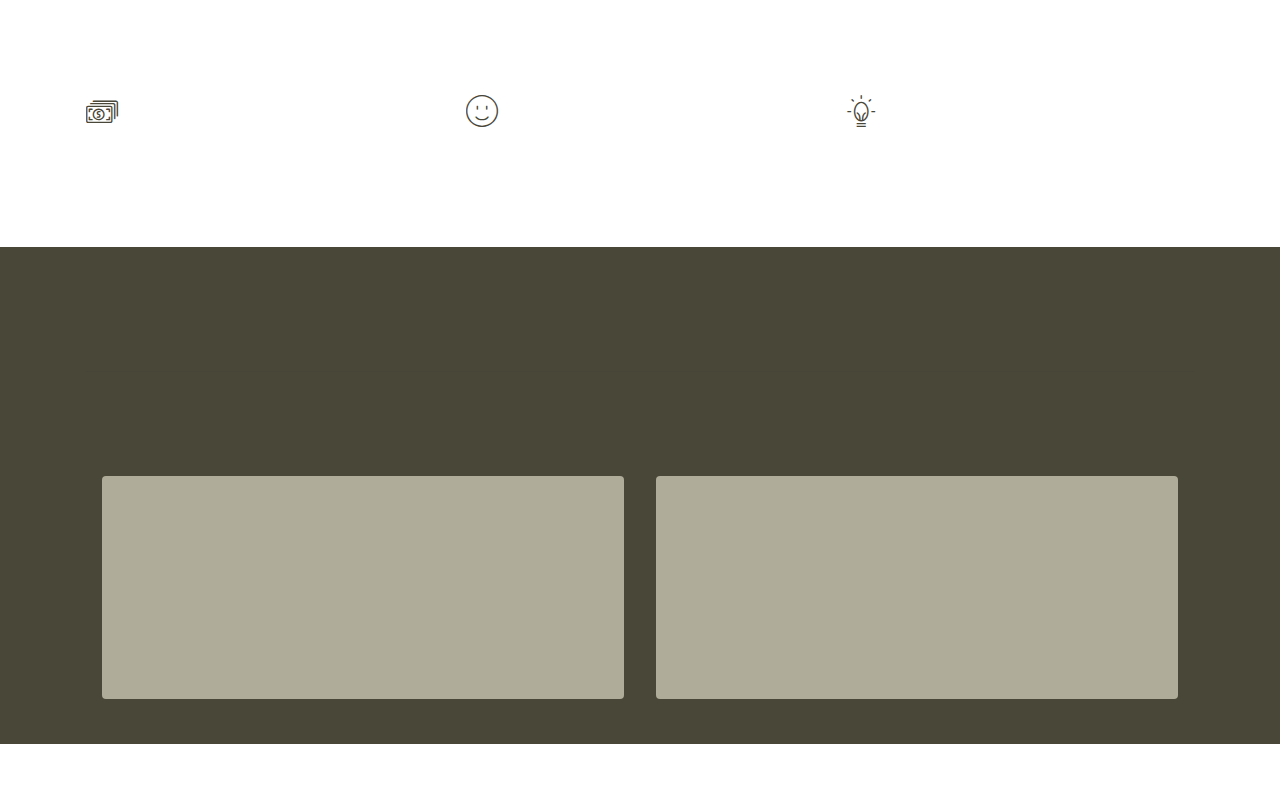
<file: page2.html>
<!DOCTYPE html>
<html  >
<head>
  <!-- Site made with Mobirise Website Builder v5.5.2, https://mobirise.com -->
  <meta charset="UTF-8">
  <meta http-equiv="X-UA-Compatible" content="IE=edge">
  <meta name="generator" content="Mobirise v5.5.2, mobirise.com">
  <meta name="viewport" content="width=device-width, initial-scale=1, minimum-scale=1">
  <link rel="shortcut icon" href="assets/images/logo-96x96.png" type="image/x-icon">
  <meta name="description" content="">
  
  
  <title>Echipă</title>
  <link rel="stylesheet" href="assets/web/assets/mobirise-icons2/mobirise2.css">
  <link rel="stylesheet" href="assets/web/assets/mobirise-icons/mobirise-icons.css">
  <link rel="stylesheet" href="assets/bootstrap/css/bootstrap.min.css">
  <link rel="stylesheet" href="assets/bootstrap/css/bootstrap-grid.min.css">
  <link rel="stylesheet" href="assets/bootstrap/css/bootstrap-reboot.min.css">
  <link rel="stylesheet" href="assets/animatecss/animate.css">
  <link rel="stylesheet" href="assets/dropdown/css/style.css">
  <link rel="stylesheet" href="assets/socicon/css/styles.css">
  <link rel="stylesheet" href="assets/theme/css/style.css">
  <link rel="preload" href="https://fonts.googleapis.com/css?family=Poppins:100,100i,200,200i,300,300i,400,400i,500,500i,600,600i,700,700i,800,800i,900,900i&display=swap" as="style" onload="this.onload=null;this.rel='stylesheet'">
  <noscript><link rel="stylesheet" href="https://fonts.googleapis.com/css?family=Poppins:100,100i,200,200i,300,300i,400,400i,500,500i,600,600i,700,700i,800,800i,900,900i&display=swap"></noscript>
  <link rel="preload" href="https://fonts.googleapis.com/css?family=Jost:100,200,300,400,500,600,700,800,900,100i,200i,300i,400i,500i,600i,700i,800i,900i&display=swap" as="style" onload="this.onload=null;this.rel='stylesheet'">
  <noscript><link rel="stylesheet" href="https://fonts.googleapis.com/css?family=Jost:100,200,300,400,500,600,700,800,900,100i,200i,300i,400i,500i,600i,700i,800i,900i&display=swap"></noscript>
  <link rel="preload" as="style" href="assets/mobirise/css/mbr-additional.css"><link rel="stylesheet" href="assets/mobirise/css/mbr-additional.css" type="text/css">
  
  
  
  
</head>
<body>
  
  <section data-bs-version="5.1" class="menu cid-s48OLK6784" once="menu" id="menu1-r">
    
    <nav class="navbar navbar-dropdown navbar-fixed-top navbar-expand-lg">
        <div class="container">
            <div class="navbar-brand">
                <span class="navbar-logo">
                    
                        <img src="assets/images/logo-96x96.png" alt="logo" style="height: 4.2rem;">
                    
                </span>
                <span class="navbar-caption-wrap"><a class="navbar-caption text-black text-primary display-1" href="index.html"><span class="mobi-mbri mobi-mbri-arrow-next mbr-iconfont mbr-iconfont-btn"><h1>All4One</h1></span></a></span>
            </div>
            <button class="navbar-toggler" type="button" data-toggle="collapse" data-bs-toggle="collapse" data-target="#navbarSupportedContent" data-bs-target="#navbarSupportedContent" aria-controls="navbarNavAltMarkup" aria-expanded="false" aria-label="Toggle navigation">
                <div class="hamburger">
                    <span></span>
                    <span></span>
                    <span></span>
                    <span></span>
                </div>
            </button>
            <div class="collapse navbar-collapse" id="navbarSupportedContent">
                <ul class="navbar-nav nav-dropdown nav-right" data-app-modern-menu="true"><li class="nav-item"><a class="nav-link link text-black text-primary display-4" href="index.html"><span class="mbri-home mbr-iconfont mbr-iconfont-btn">&nbsp;Despre noi</span></a></li>
                    <li class="nav-item"><a class="nav-link link text-black text-primary display-4" href="page1.html">Proiecte</a></li><li class="nav-item"><a class="nav-link link text-black text-primary display-4" href="page2.html">Echipă</a></li><li class="nav-item"><a class="nav-link link text-black text-primary display-4" href="page3.html">Contact</a></li></ul>
                
                
            </div>
        </div>
    </nav>

</section>

<section data-bs-version="5.1" class="team1 cid-sUdMq1KpIM" id="team1-16">
    

    
    <div class="container">
        <div class="row justify-content-center">
            <div class="col-12">
                <h2 class="mbr-section-title mbr-fonts-style align-center mb-4 display-2"><strong>Board-ul nostru:</strong></h2>
                
            </div>
            <div class="col-sm-6 col-lg-3">
                <div class="card-wrap">
                    <div class="image-wrap">
                        <img src="assets/images/president-500x500.jpg" alt="băiat care zâmbește cu dinți">
                    </div>
                    <div class="content-wrap">
                        <h3 class="mbr-section-title card-title mbr-fonts-style align-center m-0 display-5"><strong>Șerban Miron</strong></h3>
                        <h4 class="mbr-role mbr-fonts-style align-center mb-3 display-4">Președinte</h4>
                        
                        
                        <div class="mbr-section-btn card-btn align-center"><a class="btn btn-white display-4" href="http://www.donothingfor2minutes.com/" target="_blank">Contactează-l</a></div>
                    </div>
                </div>
            </div>

            <div class="col-sm-6 col-lg-3">
                <div class="card-wrap">
                    <div class="image-wrap">
                        <img src="assets/images/vicepresident-500x500.jpg" alt="fată blondă care zâmbește cu dinți">
                    </div>
                    <div class="content-wrap">
                        <h3 class="mbr-section-title card-title mbr-fonts-style align-center m-0 display-5"><strong>Ruxandra Albu</strong></h3>
                        <h4 class="mbr-role mbr-fonts-style align-center mb-3 display-4">Vicepreședinte</h4>
                        
                        
                        <div class="mbr-section-btn card-btn align-center"><a class="btn btn-white display-4" href="http://www.donothingfor2minutes.com/" target="_blank">Contacteaz-o</a></div>
                    </div>
                </div>
            </div>

            <div class="col-sm-6 col-lg-3">
                <div class="card-wrap">
                    <div class="image-wrap">
                        <img src="assets/images/secretary-500x500.jpg" alt="fată șatenă care zâmbește cu dinți">
                    </div>
                    <div class="content-wrap">
                        <h3 class="mbr-section-title card-title mbr-fonts-style align-center m-0 display-5"><strong>Luciana Pop</strong></h3>
                        <h4 class="mbr-role mbr-fonts-style align-center mb-3 display-4">Secretară</h4>
                        
                        
                        <div class="mbr-section-btn card-btn align-center"><a class="btn btn-white display-4" href="http://www.donothingfor2minutes.com/" target="_blank">Contacteaz-o</a></div>
                    </div>
                </div>
            </div>

            <div class="col-sm-6 col-lg-3">
                <div class="card-wrap">
                    <div class="image-wrap">
                        <img src="assets/images/moneyman-500x500.jpg" alt="băiat care face cu ochiul și dă ok-ul">
                    </div>
                    <div class="content-wrap">
                        <h3 class="mbr-section-title card-title mbr-fonts-style align-center m-0 display-5"><strong>Alex Georgescu</strong></h3>
                        <h4 class="mbr-role mbr-fonts-style align-center mb-3 display-4">Trezorier</h4>
                        
                        
                        <div class="mbr-section-btn card-btn align-center"><a class="btn btn-white display-4" href="http://www.donothingfor2minutes.com/" target="_blank">Contactează-l</a></div>
                    </div>
                </div>
            </div>
        </div>
    </div>
</section>

<section data-bs-version="5.1" class="team1 cid-sUdMtFOunv" id="team1-17">
    

    
    <div class="container">
        <div class="row justify-content-center">
            
            <div class="col-sm-6 col-lg-3">
                <div class="card-wrap">
                    <div class="image-wrap">
                        <img src="assets/images/image-500x500.jpg" alt="fată roșcată care poartă o pălărie">
                    </div>
                    <div class="content-wrap">
                        <h3 class="mbr-section-title card-title mbr-fonts-style align-center m-0 display-5"><strong>Ligia Stan</strong></h3>
                        <h4 class="mbr-role mbr-fonts-style align-center mb-3 display-4">Director de imagine</h4>
                        
                        
                        <div class="mbr-section-btn card-btn align-center"><a class="btn btn-white display-4" href="http://www.donothingfor2minutes.com/" target="_blank">Contacteaz-o</a></div>
                    </div>
                </div>
            </div>

            <div class="col-sm-6 col-lg-3">
                <div class="card-wrap">
                    <div class="image-wrap">
                        <img src="assets/images/hr-500x500.jpg" alt="fată șatenă care își prinde părul și zâmbește cu dinți">
                    </div>
                    <div class="content-wrap">
                        <h3 class="mbr-section-title card-title mbr-fonts-style align-center m-0 display-5"><strong>Izabela Nicoară</strong></h3>
                        <h4 class="mbr-role mbr-fonts-style align-center mb-3 display-4">Director HR</h4>
                        
                        
                        <div class="mbr-section-btn card-btn align-center"><a class="btn btn-white display-4" href="http://www.donothingfor2minutes.com/" target="_blank">Contacteaz-o</a></div>
                    </div>
                </div>
            </div>

            <div class="col-sm-6 col-lg-3">
                <div class="card-wrap">
                    <div class="image-wrap">
                        <img src="assets/images/project-500x500.jpg" alt="fată brunetă cu șuvițe blonde care zâmbește">
                    </div>
                    <div class="content-wrap">
                        <h3 class="mbr-section-title card-title mbr-fonts-style align-center m-0 display-5"><strong>Clara Adam</strong></h3>
                        <h4 class="mbr-role mbr-fonts-style align-center mb-3 display-4">Director de proiecte</h4>
                        
                        
                        <div class="mbr-section-btn card-btn align-center"><a class="btn btn-white display-4" href="http://www.donothingfor2minutes.com/" target="_blank">Contacteaz-o</a></div>
                    </div>
                </div>
            </div>

            <div class="col-sm-6 col-lg-3">
                <div class="card-wrap">
                    <div class="image-wrap">
                        <img src="assets/images/it-500x500.jpg" alt="băiat indian care poartă ochelari">
                    </div>
                    <div class="content-wrap">
                        <h3 class="mbr-section-title card-title mbr-fonts-style align-center m-0 display-5"><strong>Albert Rao</strong></h3>
                        <h4 class="mbr-role mbr-fonts-style align-center mb-3 display-4">Director IT</h4>
                        
                        
                        <div class="mbr-section-btn card-btn align-center"><a class="btn btn-white display-4" href="http://www.donothingfor2minutes.com/" target="_blank">Contactează-l</a></div>
                    </div>
                </div>
            </div>
        </div>
    </div>
</section>

<section data-bs-version="5.1" class="form2 cid-sUdZIxw8ih" id="form2-1b">

    

    
    <div class="container">
        <div class="row justify-content-center">
            <div class="col-lg-8 mx-auto mbr-form" data-form-type="formoid">
                <form action="https://mobirise.eu/" method="POST" class="mbr-form form-with-styler" data-form-title="Form Name"><input type="hidden" name="email" data-form-email="true" value="7EYyhjMwB3ihnULjJGuwjiuGSc58TJ4a+dXfz+/ee6EZFYVt+9UvRvq8wqm07m/3rfA3ruRq3M+DWL9zZaZeGIgMXINfG2/kKYcEEt8JPL4YsuCpkojT+/OEpvnm3QSZ">
                    <div class="row">
                        <div hidden="hidden" data-form-alert="" class="alert alert-success col-12">Mulțumim! Vei primi un răspuns în curând.</div>
                        <div hidden="hidden" data-form-alert-danger="" class="alert alert-danger col-12">Eroare. Te rugăm să încerci încă o dată!</div>
                    </div>
                    <div class="dragArea row">
                        <div class="col-lg-12 col-md-12 col-sm-12">
                            <h2 class="mbr-section-title mb-4 align-center mbr-fonts-style display-2"><strong>Alătură-te echipei!</strong></h2>
                        </div>
                        <div class="col-lg-12 col-md-12 col-sm-12">
                            <p class="mbr-text mbr-fonts-style mb-5 align-center display-7">Trimite-ne un mail cu CV-ul tău, iar secretara noastră te va contacta în cel mai scurt timp.</p>
                        </div>
                        <div class="col-lg col-md col-12 form-group mb-3" data-for="email">
                            <input type="text" name="name" placeholder="Name" data-form-field="name" class="form-control" id="name-form2-1b">
                        </div>
                        <div class="col-lg col-md col-12 form-group mb-3" data-for="email">
                            <input type="email" name="email" placeholder="Email" data-form-field="email" class="form-control" id="email-form2-1b">
                        </div>
                        <div class="mbr-section-btn col-md-auto col"><button type="submit" class="btn btn-warning display-4">Trimite</button></div>
                    </div>
                </form>
            </div>
        </div>
    </div>
</section>

<section data-bs-version="5.1" class="features14 cid-sUdVRBtHYq" id="features15-1a">

    
    
    <div class="container">
        <div class="row justify-content-center">
            <div class="card col-12 col-md-6 col-lg-4">
                <div class="card-wrapper">
                    <span class="mbr-iconfont m-auto mbri-cash" style="color: rgb(73, 71, 56); fill: rgb(73, 71, 56);"></span>
                    <div class="card-box">
                        <h3 class="card-title mbr-fonts-style mb-2 display-5"><strong>Vrei să faci o donație?</strong></h3>
                        <p class="card-text mbr-fonts-style display-4">Fiecare leu face diferența! Donează <em><strong><a href="https://www.youtube.com/watch?v=qMxX-QOV9tI" class="text-warning" target="_blank">chiar acum</a></strong></em> pentru cauza pe care o dorești.</p>
                    </div>
                </div>
            </div>
            <div class="card col-12 col-md-6 col-lg-4">
                <div class="card-wrapper">
                    <span class="mbr-iconfont m-auto mbri-smile-face" style="color: rgb(73, 71, 56); fill: rgb(73, 71, 56);"></span>
                    <div class="card-box">
                        <h3 class="card-title mbr-fonts-style mb-2 display-5"><strong>Vrei să devi voluntar?</strong></h3>
                        <p class="card-text mbr-fonts-style display-4">Dacă dorești să te implici în serviciul comunitar și să faci o schimbare în viața ta, completează formularul <strong><em><a href="https://forms.gle/boE3daJeoycoU2Mi6" class="text-warning" target="_blank">Înscriere voluntar</a></em></strong>.</p>
                    </div>
                </div>
            </div>
            <div class="card col-12 col-md-6 col-lg-4">
                <div class="card-wrapper">
                    <span class="mbr-iconfont m-auto mbri-idea" style="color: rgb(73, 71, 56); fill: rgb(73, 71, 56);"></span>
                    <div class="card-box">
                        <h3 class="card-title mbr-fonts-style mb-2 display-5"><strong>Vrei să devi trainer?</strong></h3>
                        <p class="card-text mbr-fonts-style display-4">Dacă ai experiență și consideri că poți să fii un lider, completează formularul <strong><em><a href="https://forms.gle/Ua7c68GWP71ZXwiN6" class="text-warning" target="_blank">Înscriere trainer</a></em></strong>.</p>
                    </div>

                </div>
            </div>
            
        </div>
    </div>
</section>



<section data-bs-version="5.1" class="footer5 cid-sUdrEI9gHS" once="footers" id="footer5-10">

    

    

    <div class="container">
        <div class="media-container-row">
            <div class="col-md-1 col-6">
                <div class="media-wrap">
                    
                        <img src="assets/images/logo-256x256.png" alt="logo">
                    
                </div>
            </div>
            <div class="col-11 col-6">
                <p class="mbr-text align-right links mbr-fonts-style display-7"><a href="index.html" class="text-white text-primary">Despre noi</a>&nbsp; &nbsp; &nbsp; &nbsp; &nbsp;&nbsp;<a href="page1.html" class="text-white text-primary">Proiecte</a>&nbsp; &nbsp; &nbsp; &nbsp; &nbsp;&nbsp;<a href="page2.html" class="text-white text-primary">Echipă</a>&nbsp; &nbsp; &nbsp; &nbsp; &nbsp;&nbsp;<a href="page3.html" class="text-white text-primary">Contact</a>
                </p>
            </div>
        </div>
        <!-- <div class="media-container-row">
            <div class="col-md-12"> -->
        <div class="footer-lower">
            <div class="media-container-row">
                <div class="col-md-12">
                    <hr>
                </div>
            </div>
            <div class="media-container-row">
                <div class="col-md-6 copyright">
                    <p class="mbr-text mbr-fonts-style display-7">
                        © Copyright 2022 All4One - All Rights Reserved
                    </p>
                </div>
                <div class="col-md-6">
                    <div class="social-list align-right">
                        <div class="soc-item">
                            <a href="https://twitter.com/" target="_blank">
                                <span class="mbr-iconfont mbr-iconfont-social socicon-twitter socicon" style="color: rgb(255, 255, 255); fill: rgb(255, 255, 255);"></span>
                            </a>
                        </div>
                        <div class="soc-item">
                            <a href="https://www.facebook.com/" target="_blank">
                                <span class="mbr-iconfont mbr-iconfont-social socicon-facebook socicon" style="color: rgb(255, 255, 255); fill: rgb(255, 255, 255);"></span>
                            </a>
                        </div>
                        <div class="soc-item">
                            <a href="https://www.youtube.com/" target="_blank">
                                <span class="mbr-iconfont mbr-iconfont-social socicon-youtube socicon" style="color: rgb(255, 255, 255); fill: rgb(255, 255, 255);"></span>
                            </a>
                        </div>
                        <div class="soc-item">
                            <a href="https://instagram.com/milo_the_wurst/" target="_blank">
                                <span class="mbr-iconfont mbr-iconfont-social socicon-instagram socicon" style="color: rgb(255, 255, 255); fill: rgb(255, 255, 255);"></span>
                            </a>
                        </div>
                        
                        
                    </div>
                </div>
            </div>
            <!-- </div>
            </div> -->
            <section data-bs-version="5.1" class="contacts1 cid-sUeU0ypPg8" id="contacts1-1o">

    

    
                <div class="container">
                    
                    <div class="row justify-content-center mt-4">
                        <div class="card col-12 col-lg-6">
                            <div class="card-wrapper">
                                <div class="card-box align-center">
                                    <div class="image-wrapper">
                                        <a href="https://www.youtube.com/watch?v=GdNqsKQ0fyQ" target="_blank"><span class="mbr-iconfont mbri-letter" style="font-size: 55px; color: rgb(255, 255, 255); fill: rgb(255, 255, 255);"></span></a>
                                    </div>
                                    
                                    
                                    <p class="link mbr-fonts-style display-7"><a href="https://www.youtube.com/watch?v=GdNqsKQ0fyQ" class="text-white" target="_blank">Trimite un email</a></p>
                                </div>
                            </div>
                        </div>
                        <div class="card col-12 col-lg-6">
                            <div class="card-wrapper">
                                <div class="card-box align-center">
                                    <div class="image-wrapper">
                                        <a href="https://www.youtube.com/watch?v=EVBsypHzF3U&t=1s" target="_blank"><span class="mbr-iconfont mbri-mobile" style="font-size: 55px; color: rgb(255, 255, 255); fill: rgb(255, 255, 255);"></span></a>
                                    </div>
                                    
                                    
                                    <p class="link mbr-black mbr-fonts-style display-7"><a href="https://www.youtube.com/watch?v=EVBsypHzF3U&t=1s" class="text-white" target="_blank">Apel telefonic</a></p>
                                </div>
                            </div>
                        </div>
                    </div>
                </div>
            </section>
        </div>

    </div>
</section><section style="background-color: #fff; font-family: -apple-system, BlinkMacSystemFont, 'Segoe UI', 'Roboto', 'Helvetica Neue', Arial, sans-serif; color:#aaa; font-size:12px; padding: 0; align-items: center; display: flex;"><a href="https://mobirise.site/w" style="flex: 1 1; height: 3rem; padding-left: 1rem;"></a><p style="flex: 0 0 auto; margin:0; padding-right:1rem;">Site was <a href="https://mobirise.site/g" style="color:#aaa;">designed</a> with Mobirise</p></section><script src="assets/bootstrap/js/bootstrap.bundle.min.js"></script>  <script src="assets/smoothscroll/smooth-scroll.js"></script>  <script src="assets/ytplayer/index.js"></script>  <script src="assets/dropdown/js/navbar-dropdown.js"></script>  <script src="assets/theme/js/script.js"></script>  <script src="assets/formoid/formoid.min.js"></script>  
  
  
  <input name="animation" type="hidden">
  </body>
</html>
</file>
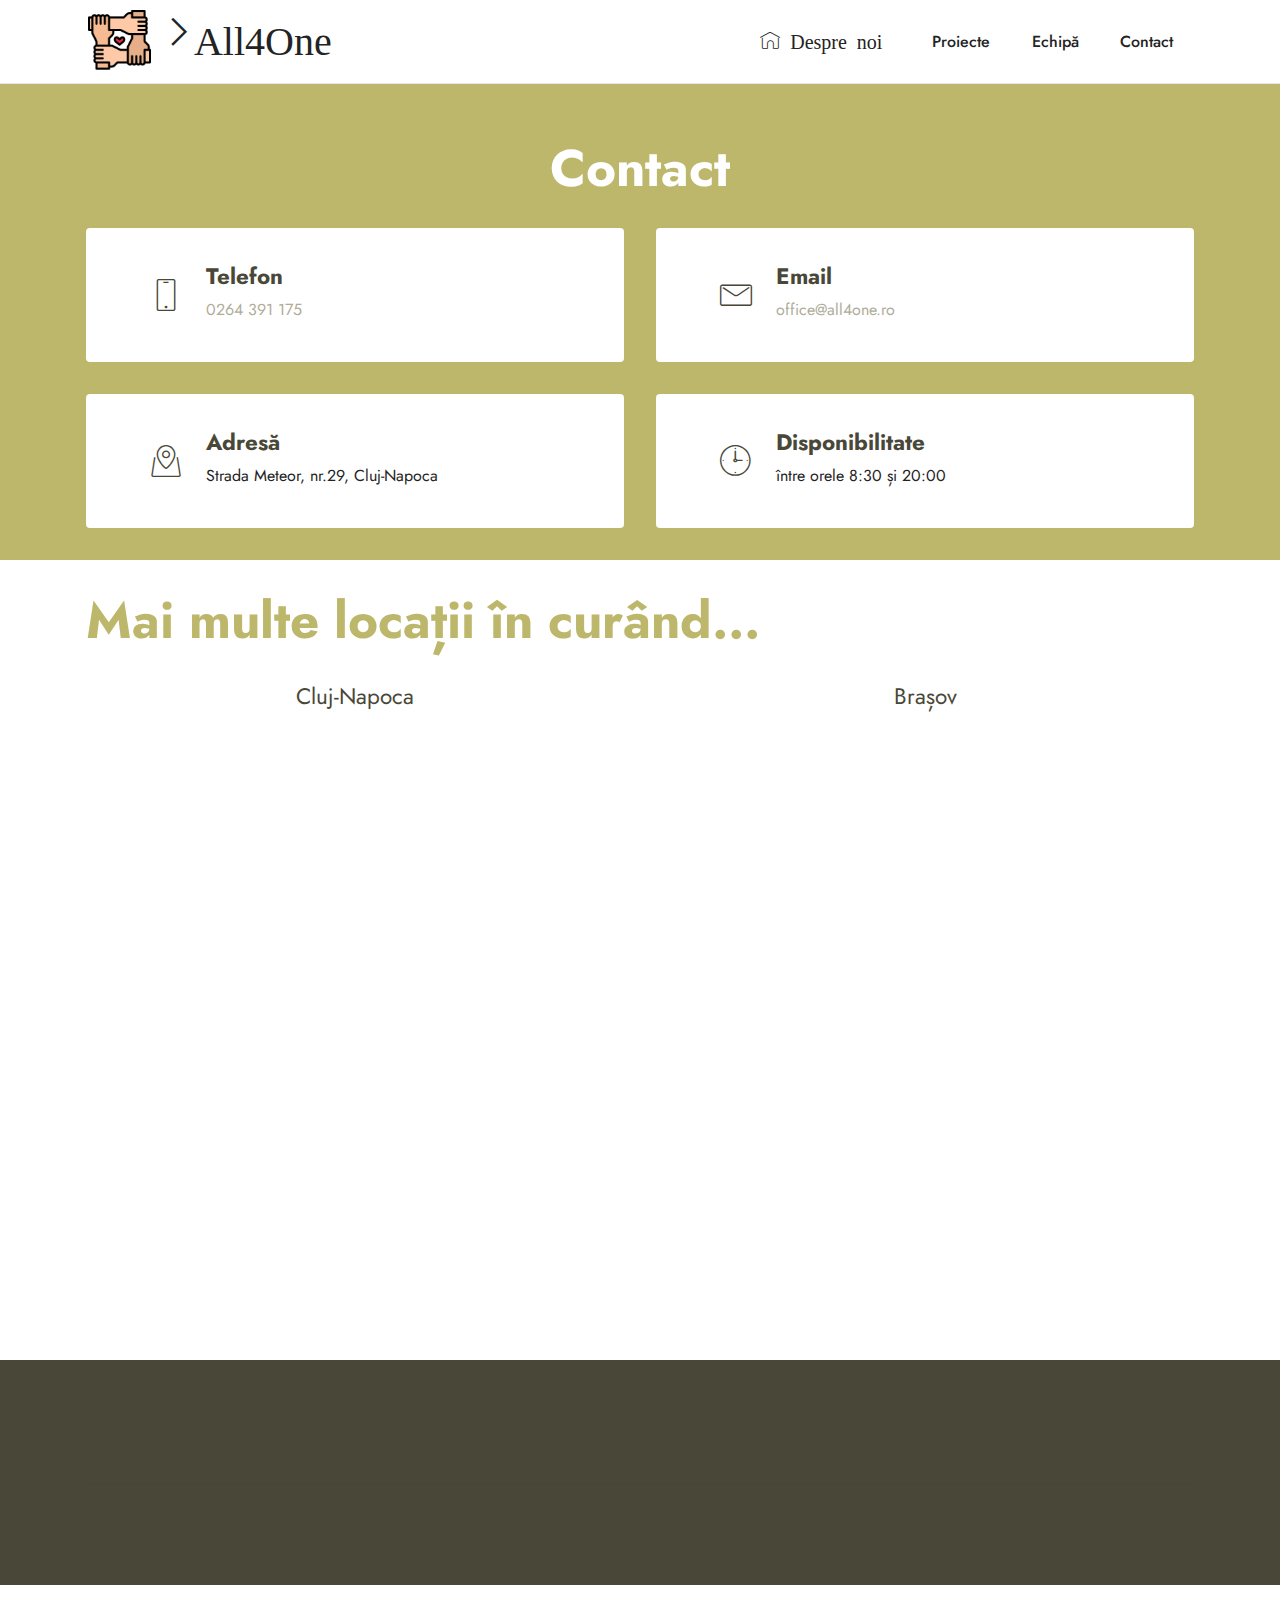
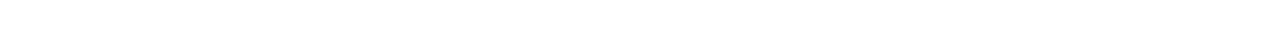
<file: page3.html>
<!DOCTYPE html>
<html  >
<head>
  <!-- Site made with Mobirise Website Builder v5.5.2, https://mobirise.com -->
  <meta charset="UTF-8">
  <meta http-equiv="X-UA-Compatible" content="IE=edge">
  <meta name="generator" content="Mobirise v5.5.2, mobirise.com">
  <meta name="viewport" content="width=device-width, initial-scale=1, minimum-scale=1">
  <link rel="shortcut icon" href="assets/images/logo-96x96.png" type="image/x-icon">
  <meta name="description" content="">
  
  
  <title>Contact</title>
  <link rel="stylesheet" href="assets/web/assets/mobirise-icons2/mobirise2.css">
  <link rel="stylesheet" href="assets/web/assets/mobirise-icons/mobirise-icons.css">
  <link rel="stylesheet" href="assets/bootstrap/css/bootstrap.min.css">
  <link rel="stylesheet" href="assets/bootstrap/css/bootstrap-grid.min.css">
  <link rel="stylesheet" href="assets/bootstrap/css/bootstrap-reboot.min.css">
  <link rel="stylesheet" href="assets/animatecss/animate.css">
  <link rel="stylesheet" href="assets/dropdown/css/style.css">
  <link rel="stylesheet" href="assets/socicon/css/styles.css">
  <link rel="stylesheet" href="assets/theme/css/style.css">
  <link rel="preload" href="https://fonts.googleapis.com/css?family=Poppins:100,100i,200,200i,300,300i,400,400i,500,500i,600,600i,700,700i,800,800i,900,900i&display=swap" as="style" onload="this.onload=null;this.rel='stylesheet'">
  <noscript><link rel="stylesheet" href="https://fonts.googleapis.com/css?family=Poppins:100,100i,200,200i,300,300i,400,400i,500,500i,600,600i,700,700i,800,800i,900,900i&display=swap"></noscript>
  <link rel="preload" href="https://fonts.googleapis.com/css?family=Jost:100,200,300,400,500,600,700,800,900,100i,200i,300i,400i,500i,600i,700i,800i,900i&display=swap" as="style" onload="this.onload=null;this.rel='stylesheet'">
  <noscript><link rel="stylesheet" href="https://fonts.googleapis.com/css?family=Jost:100,200,300,400,500,600,700,800,900,100i,200i,300i,400i,500i,600i,700i,800i,900i&display=swap"></noscript>
  <link rel="preload" as="style" href="assets/mobirise/css/mbr-additional.css"><link rel="stylesheet" href="assets/mobirise/css/mbr-additional.css" type="text/css">
  
  
  
  
</head>
<body>
  
  <section data-bs-version="5.1" class="menu cid-s48OLK6784" once="menu" id="menu1-t">
    
    <nav class="navbar navbar-dropdown navbar-fixed-top navbar-expand-lg">
        <div class="container">
            <div class="navbar-brand">
                <span class="navbar-logo">
                    
                        <img src="assets/images/logo-96x96.png" alt="logo" style="height: 4.2rem;">
                    
                </span>
                <span class="navbar-caption-wrap"><a class="navbar-caption text-black text-primary display-1" href="index.html"><span class="mobi-mbri mobi-mbri-arrow-next mbr-iconfont mbr-iconfont-btn"><h1>All4One</h1></span></a></span>
            </div>
            <button class="navbar-toggler" type="button" data-toggle="collapse" data-bs-toggle="collapse" data-target="#navbarSupportedContent" data-bs-target="#navbarSupportedContent" aria-controls="navbarNavAltMarkup" aria-expanded="false" aria-label="Toggle navigation">
                <div class="hamburger">
                    <span></span>
                    <span></span>
                    <span></span>
                    <span></span>
                </div>
            </button>
            <div class="collapse navbar-collapse" id="navbarSupportedContent">
                <ul class="navbar-nav nav-dropdown nav-right" data-app-modern-menu="true"><li class="nav-item"><a class="nav-link link text-black text-primary display-4" href="index.html"><span class="mbri-home mbr-iconfont mbr-iconfont-btn">&nbsp;Despre noi</span></a></li>
                    <li class="nav-item"><a class="nav-link link text-black text-primary display-4" href="page1.html">Proiecte</a></li><li class="nav-item"><a class="nav-link link text-black text-primary display-4" href="page2.html">Echipă</a></li><li class="nav-item"><a class="nav-link link text-black text-primary display-4" href="page3.html">Contact</a></li></ul>
                
                
            </div>
        </div>
    </nav>

</section>

<section data-bs-version="5.1" class="contacts2 cid-sUe6ZorKWL" id="contacts2-1c">
    <!---->
    
    
    <div class="container">
        <div class="mbr-section-head">
            <h2 class="mbr-section-title mbr-fonts-style align-center mb-0 display-2">
                <strong>Contact</strong></h2>
            
        </div>
        <div class="row justify-content-center mt-4">
            <div class="card col-12 col-md-6">
                <div class="card-wrapper">
                    <div class="image-wrapper">
                        <span class="mbr-iconfont mbri-mobile" style="color: rgb(73, 71, 56); fill: rgb(73, 71, 56);"></span>
                    </div>
                    <div class="text-wrapper">
                        <p class="card-title mbr-fonts-style mb-1 display-5"><strong>Telefon</strong></p>
                        <h3 class="mbr-text mbr-fonts-style display-7"><a href="https://www.youtube.com/watch?v=EVBsypHzF3U&t=1s" class="text-danger text-primary" target="_blank">0264 391 175</a></h3>
                    </div>
                </div>
            </div>
            <div class="card col-12 col-md-6">
                <div class="card-wrapper">
                    <div class="image-wrapper">
                        <span class="mbr-iconfont mbri-letter" style="color: rgb(73, 71, 56); fill: rgb(73, 71, 56);"></span>
                    </div>
                    <div class="text-wrapper">
                        <p class="card-title mbr-fonts-style mb-1 display-5">
                            <strong>Email</strong>
                        </p>
                        <h3 class="mbr-text mbr-fonts-style display-7"><a href="https://www.youtube.com/watch?v=GdNqsKQ0fyQ" class="text-danger text-primary" target="_blank">office@all4one.ro</a></h3>
                    </div>
                </div>
            </div>
            <div class="card col-12 col-md-6">
                <div class="card-wrapper">
                    <div class="image-wrapper">
                        <span class="mbr-iconfont mbri-map-pin" style="color: rgb(73, 71, 56); fill: rgb(73, 71, 56);"></span>
                    </div>
                    <div class="text-wrapper">
                        <p class="card-title mbr-fonts-style mb-1 display-5">
                            <strong>Adresă</strong></p>
                        <h3 class="mbr-text mbr-fonts-style display-7">Strada Meteor, nr.29, Cluj-Napoca</h3>
                    </div>
                </div>
            </div>
            <div class="card col-12 col-md-6">
                <div class="card-wrapper">
                    <div class="image-wrapper">
                        <span class="mbr-iconfont mbri-clock" style="color: rgb(73, 71, 56); fill: rgb(73, 71, 56);"></span>
                    </div>
                    <div class="text-wrapper">
                        <p class="card-title mbr-fonts-style mb-1 display-5"><strong>Disponibilitate</strong></p>
                        <h3 class="mbr-text mbr-fonts-style display-7">între orele 8:30 și 20:00</h3>
                    </div>
                </div>
            </div>
        </div>
    </div>
</section>

<section data-bs-version="5.1" class="map3 cid-sUe71qgkOQ" id="map3-1d">
    
    
    
    

    <div class="container">
        <div class="row">
            <div class="col-12">
                <h2 class="mbr-section-title mb-4 align-center mbr-fonts-style display-2"><strong>Mai multe locații în curând...</strong></h2>
            </div>
            <div class="col-12 col-lg-6">
                <p class="mbr-section-subtitle mb-3 align-center mbr-fonts-style display-5">Cluj-Napoca</p>
                <div class="google-map"><iframe frameborder="0" style="border:0" src="https://www.google.com/maps/embed/v1/place?key=AIzaSyCNveGQ9bfpKFwWzQLLftrR9hNiHwdqQG8&amp;q=Cluj-Napoca cetățuie" allowfullscreen=""></iframe></div>
            </div>
            <div class="col-12 col-lg-6">
                <p class="mbr-section-subtitle mb-3 mt-5 mt-lg-0 align-center mbr-fonts-style display-5">Brașov</p>
                <div class="google-map"><iframe frameborder="0" style="border:0" src="https://www.google.com/maps/embed/v1/place?key=AIzaSyDk89J4FSunMF33ruMVWJaJht_Ro0kvoXs&amp;q=Brașov, Centru Vechi" allowfullscreen=""></iframe></div>
            </div>
        </div>
    </div>
</section>

<section data-bs-version="5.1" class="share3 cid-sUeJlZwasJ" id="share3-1h">
    
     
    
    

    <div class="container">
        <div class="media-container-row">
            <div class="col-12">
                <p class="mbr-section-title align-center mb-3 mbr-fonts-style display-5"><strong>Urmărește-ne pentru a fi la curent!</strong>
                </p>
                <div class="social-list align-center">
                   
                    <a class="iconfont-wrapper bg-facebook m-2 " target="_blank" href="https://www.facebook.com/">
                            <span class="socicon-facebook socicon"></span>
                        </a>
                        <a class="iconfont-wrapper bg-twitter m-2" href="https://twitter.com/" target="_blank">
                            <span class="socicon-twitter socicon"></span>
                        </a>
                        <a class="iconfont-wrapper bg-instagram m-2" href="https://instagram.com/milo_the_wurst/" target="_blank">
                            <span class="socicon-instagram socicon"></span>
                        </a>
                        
                        
                        
                        
                        
                        
                        <a class="iconfont-wrapper bg-youtube m-2" href="https://www.youtube.com/" target="_blank">
                            <span class="socicon-youtube socicon"></span>
                        </a>
                        
                </div>
            </div>
        </div>
    </div>
</section>

<section data-bs-version="5.1" class="footer5 cid-sUdrEI9gHS" once="footers" id="footer5-10">

    

    

    <div class="container">
        <div class="media-container-row">
            <div class="col-md-1 col-6">
                <div class="media-wrap">
                    
                        <img src="assets/images/logo-256x256.png" alt="logo">
                    
                </div>
            </div>
            <div class="col-11 col-6">
                <p class="mbr-text align-right links mbr-fonts-style display-7"><a href="index.html" class="text-white text-primary">Despre noi</a>&nbsp; &nbsp; &nbsp; &nbsp; &nbsp;&nbsp;<a href="page1.html" class="text-white text-primary">Proiecte</a>&nbsp; &nbsp; &nbsp; &nbsp; &nbsp;&nbsp;<a href="page2.html" class="text-white text-primary">Echipă</a>&nbsp; &nbsp; &nbsp; &nbsp; &nbsp;&nbsp;<a href="page3.html" class="text-white text-primary">Contact</a>
                </p>
            </div>
        </div>
        <!-- <div class="media-container-row">
            <div class="col-md-12"> -->
        <div class="footer-lower">
            <div class="media-container-row">
                <div class="col-md-12">
                    <hr>
                </div>
            </div>
            <div class="media-container-row">
                <div class="col-md-6 copyright">
                    <p class="mbr-text mbr-fonts-style display-7">
                        © Copyright 2022 All4One - All Rights Reserved
                    </p>
                </div>
                <div class="col-md-6">
                    <div class="social-list align-right">
                        <div class="soc-item">
                            <a href="https://twitter.com/" target="_blank">
                                <span class="mbr-iconfont mbr-iconfont-social socicon-twitter socicon" style="color: rgb(255, 255, 255); fill: rgb(255, 255, 255);"></span>
                            </a>
                        </div>
                        <div class="soc-item">
                            <a href="https://www.facebook.com/" target="_blank">
                                <span class="mbr-iconfont mbr-iconfont-social socicon-facebook socicon" style="color: rgb(255, 255, 255); fill: rgb(255, 255, 255);"></span>
                            </a>
                        </div>
                        <div class="soc-item">
                            <a href="https://www.youtube.com/" target="_blank">
                                <span class="mbr-iconfont mbr-iconfont-social socicon-youtube socicon" style="color: rgb(255, 255, 255); fill: rgb(255, 255, 255);"></span>
                            </a>
                        </div>
                        <div class="soc-item">
                            <a href="https://instagram.com/milo_the_wurst/" target="_blank">
                                <span class="mbr-iconfont mbr-iconfont-social socicon-instagram socicon" style="color: rgb(255, 255, 255); fill: rgb(255, 255, 255);"></span>
                            </a>
                        </div>
                        
                        
                    </div>
                </div>
            </div>
            <!-- </div>
            </div> -->
        </div>

    </div>
</section><section style="background-color: #fff; font-family: -apple-system, BlinkMacSystemFont, 'Segoe UI', 'Roboto', 'Helvetica Neue', Arial, sans-serif; color:#aaa; font-size:12px; padding: 0; align-items: center; display: flex;"><a href="https://mobirise.site/v" style="flex: 1 1; height: 3rem; padding-left: 1rem;"></a><p style="flex: 0 0 auto; margin:0; padding-right:1rem;">Create your own site - <a href="https://mobirise.site/w" style="color:#aaa;">More here</a></p></section><script src="assets/bootstrap/js/bootstrap.bundle.min.js"></script>  <script src="assets/smoothscroll/smooth-scroll.js"></script>  <script src="assets/ytplayer/index.js"></script>  <script src="assets/dropdown/js/navbar-dropdown.js"></script>  <script src="assets/theme/js/script.js"></script>  
  
  
  <input name="animation" type="hidden">
  </body>
</html>
</file>
<file: assets/web/assets/mobirise-icons2/mobirise2.css>
@font-face {
  font-family: 'Moririse2';
  font-display: swap;
  src:  url('mobirise2.eot?f2bix4');
  src:  url('mobirise2.eot?f2bix4#iefix') format('embedded-opentype'),
    url('mobirise2.ttf?f2bix4') format('truetype'),
    url('mobirise2.woff?f2bix4') format('woff'),
    url('mobirise2.svg?f2bix4#mobirise2') format('svg');
  font-weight: normal;
  font-style: normal;
}

[class^="mobi-"], [class*=" mobi-"] {
  /* use !important to prevent issues with browser extensions that change fonts */
  font-family: 'Moririse2' !important;
  speak: none;
  font-style: normal;
  font-weight: normal;
  font-variant: normal;
  text-transform: none;
  line-height: 1;

  /* Better Font Rendering =========== */
  -webkit-font-smoothing: antialiased;
  -moz-osx-font-smoothing: grayscale;
}

.mobi-mbri-add-submenu:before {
  content: "\e900";
}
.mobi-mbri-alert:before {
  content: "\e901";
}
.mobi-mbri-align-center:before {
  content: "\e902";
}
.mobi-mbri-align-justify:before {
  content: "\e903";
}
.mobi-mbri-align-left:before {
  content: "\e904";
}
.mobi-mbri-align-right:before {
  content: "\e905";
}
.mobi-mbri-android:before {
  content: "\e906";
}
.mobi-mbri-apple:before {
  content: "\e907";
}
.mobi-mbri-arrow-down:before {
  content: "\e908";
}
.mobi-mbri-arrow-next:before {
  content: "\e909";
}
.mobi-mbri-arrow-prev:before {
  content: "\e90a";
}
.mobi-mbri-arrow-up:before {
  content: "\e90b";
}
.mobi-mbri-bold:before {
  content: "\e90c";
}
.mobi-mbri-bookmark:before {
  content: "\e90d";
}
.mobi-mbri-bootstrap:before {
  content: "\e90e";
}
.mobi-mbri-briefcase:before {
  content: "\e90f";
}
.mobi-mbri-browse:before {
  content: "\e910";
}
.mobi-mbri-bulleted-list:before {
  content: "\e911";
}
.mobi-mbri-calendar:before {
  content: "\e912";
}
.mobi-mbri-camera:before {
  content: "\e913";
}
.mobi-mbri-cart-add:before {
  content: "\e914";
}
.mobi-mbri-cart-full:before {
  content: "\e915";
}
.mobi-mbri-cash:before {
  content: "\e916";
}
.mobi-mbri-change-style:before {
  content: "\e917";
}
.mobi-mbri-chat:before {
  content: "\e918";
}
.mobi-mbri-clock:before {
  content: "\e919";
}
.mobi-mbri-close:before {
  content: "\e91a";
}
.mobi-mbri-cloud:before {
  content: "\e91b";
}
.mobi-mbri-code:before {
  content: "\e91c";
}
.mobi-mbri-contact-form:before {
  content: "\e91d";
}
.mobi-mbri-credit-card:before {
  content: "\e91e";
}
.mobi-mbri-cursor-click:before {
  content: "\e91f";
}
.mobi-mbri-cust-feedback:before {
  content: "\e920";
}
.mobi-mbri-database:before {
  content: "\e921";
}
.mobi-mbri-delivery:before {
  content: "\e922";
}
.mobi-mbri-desktop:before {
  content: "\e923";
}
.mobi-mbri-devices:before {
  content: "\e924";
}
.mobi-mbri-down:before {
  content: "\e925";
}
.mobi-mbri-download-2:before {
  content: "\e926";
}
.mobi-mbri-download:before {
  content: "\e927";
}
.mobi-mbri-drag-n-drop-2:before {
  content: "\e928";
}
.mobi-mbri-drag-n-drop:before {
  content: "\e929";
}
.mobi-mbri-edit-2:before {
  content: "\e92a";
}
.mobi-mbri-edit:before {
  content: "\e92b";
}
.mobi-mbri-error:before {
  content: "\e92c";
}
.mobi-mbri-extension:before {
  content: "\e92d";
}
.mobi-mbri-features:before {
  content: "\e92e";
}
.mobi-mbri-file:before {
  content: "\e92f";
}
.mobi-mbri-flag:before {
  content: "\e930";
}
.mobi-mbri-folder:before {
  content: "\e931";
}
.mobi-mbri-gift:before {
  content: "\e932";
}
.mobi-mbri-github:before {
  content: "\e933";
}
.mobi-mbri-globe-2:before {
  content: "\e934";
}
.mobi-mbri-globe:before {
  content: "\e935";
}
.mobi-mbri-growing-chart:before {
  content: "\e936";
}
.mobi-mbri-hearth:before {
  content: "\e937";
}
.mobi-mbri-help:before {
  content: "\e938";
}
.mobi-mbri-home:before {
  content: "\e939";
}
.mobi-mbri-hot-cup:before {
  content: "\e93a";
}
.mobi-mbri-idea:before {
  content: "\e93b";
}
.mobi-mbri-image-gallery:before {
  content: "\e93c";
}
.mobi-mbri-image-slider:before {
  content: "\e93d";
}
.mobi-mbri-info:before {
  content: "\e93e";
}
.mobi-mbri-italic:before {
  content: "\e93f";
}
.mobi-mbri-key:before {
  content: "\e940";
}
.mobi-mbri-laptop:before {
  content: "\e941";
}
.mobi-mbri-layers:before {
  content: "\e942";
}
.mobi-mbri-left-right:before {
  content: "\e943";
}
.mobi-mbri-left:before {
  content: "\e944";
}
.mobi-mbri-letter:before {
  content: "\e945";
}
.mobi-mbri-like:before {
  content: "\e946";
}
.mobi-mbri-link:before {
  content: "\e947";
}
.mobi-mbri-lock:before {
  content: "\e948";
}
.mobi-mbri-login:before {
  content: "\e949";
}
.mobi-mbri-logout:before {
  content: "\e94a";
}
.mobi-mbri-magic-stick:before {
  content: "\e94b";
}
.mobi-mbri-map-pin:before {
  content: "\e94c";
}
.mobi-mbri-menu:before {
  content: "\e94d";
}
.mobi-mbri-mobile-2:before {
  content: "\e94e";
}
.mobi-mbri-mobile-horizontal:before {
  content: "\e94f";
}
.mobi-mbri-mobile:before {
  content: "\e950";
}
.mobi-mbri-mobirise:before {
  content: "\e951";
}
.mobi-mbri-more-horizontal:before {
  content: "\e952";
}
.mobi-mbri-more-vertical:before {
  content: "\e953";
}
.mobi-mbri-music:before {
  content: "\e954";
}
.mobi-mbri-new-file:before {
  content: "\e955";
}
.mobi-mbri-numbered-list:before {
  content: "\e956";
}
.mobi-mbri-opened-folder:before {
  content: "\e957";
}
.mobi-mbri-pages:before {
  content: "\e958";
}
.mobi-mbri-paper-plane:before {
  content: "\e959";
}
.mobi-mbri-paperclip:before {
  content: "\e95a";
}
.mobi-mbri-phone:before {
  content: "\e95b";
}
.mobi-mbri-photo:before {
  content: "\e95c";
}
.mobi-mbri-photos:before {
  content: "\e95d";
}
.mobi-mbri-pin:before {
  content: "\e95e";
}
.mobi-mbri-play:before {
  content: "\e95f";
}
.mobi-mbri-plus:before {
  content: "\e960";
}
.mobi-mbri-preview:before {
  content: "\e961";
}
.mobi-mbri-print:before {
  content: "\e962";
}
.mobi-mbri-protect:before {
  content: "\e963";
}
.mobi-mbri-question:before {
  content: "\e964";
}
.mobi-mbri-quote-left:before {
  content: "\e965";
}
.mobi-mbri-quote-right:before {
  content: "\e966";
}
.mobi-mbri-redo:before {
  content: "\e967";
}
.mobi-mbri-refresh:before {
  content: "\e968";
}
.mobi-mbri-responsive-2:before {
  content: "\e969";
}
.mobi-mbri-responsive:before {
  content: "\e96a";
}
.mobi-mbri-right:before {
  content: "\e96b";
}
.mobi-mbri-rocket:before {
  content: "\e96c";
}
.mobi-mbri-sad-face:before {
  content: "\e96d";
}
.mobi-mbri-sale:before {
  content: "\e96e";
}
.mobi-mbri-save:before {
  content: "\e96f";
}
.mobi-mbri-search:before {
  content: "\e970";
}
.mobi-mbri-setting-2:before {
  content: "\e971";
}
.mobi-mbri-setting-3:before {
  content: "\e972";
}
.mobi-mbri-setting:before {
  content: "\e973";
}
.mobi-mbri-share:before {
  content: "\e974";
}
.mobi-mbri-shopping-bag:before {
  content: "\e975";
}
.mobi-mbri-shopping-basket:before {
  content: "\e976";
}
.mobi-mbri-shopping-cart:before {
  content: "\e977";
}
.mobi-mbri-sites:before {
  content: "\e978";
}
.mobi-mbri-smile-face:before {
  content: "\e979";
}
.mobi-mbri-speed:before {
  content: "\e97a";
}
.mobi-mbri-star:before {
  content: "\e97b";
}
.mobi-mbri-success:before {
  content: "\e97c";
}
.mobi-mbri-sun:before {
  content: "\e97d";
}
.mobi-mbri-sun2:before {
  content: "\e97e";
}
.mobi-mbri-tablet-vertical:before {
  content: "\e97f";
}
.mobi-mbri-tablet:before {
  content: "\e980";
}
.mobi-mbri-target:before {
  content: "\e981";
}
.mobi-mbri-timer:before {
  content: "\e982";
}
.mobi-mbri-to-ftp:before {
  content: "\e983";
}
.mobi-mbri-to-local-drive:before {
  content: "\e984";
}
.mobi-mbri-touch-swipe:before {
  content: "\e985";
}
.mobi-mbri-touch:before {
  content: "\e986";
}
.mobi-mbri-trash:before {
  content: "\e987";
}
.mobi-mbri-underline:before {
  content: "\e988";
}
.mobi-mbri-undo:before {
  content: "\e989";
}
.mobi-mbri-unlink:before {
  content: "\e98a";
}
.mobi-mbri-unlock:before {
  content: "\e98b";
}
.mobi-mbri-up-down:before {
  content: "\e98c";
}
.mobi-mbri-up:before {
  content: "\e98d";
}
.mobi-mbri-update:before {
  content: "\e98e";
}
.mobi-mbri-upload-2:before {
  content: "\e98f";
}
.mobi-mbri-upload:before {
  content: "\e990";
}
.mobi-mbri-user-2:before {
  content: "\e991";
}
.mobi-mbri-user:before {
  content: "\e992";
}
.mobi-mbri-users:before {
  content: "\e993";
}
.mobi-mbri-video-play:before {
  content: "\e994";
}
.mobi-mbri-video:before {
  content: "\e995";
}
.mobi-mbri-watch:before {
  content: "\e996";
}
.mobi-mbri-website-theme-2:before {
  content: "\e997";
}
.mobi-mbri-website-theme:before {
  content: "\e998";
}
.mobi-mbri-wifi:before {
  content: "\e999";
}
.mobi-mbri-windows:before {
  content: "\e99a";
}
.mobi-mbri-zoom-in:before {
  content: "\e99b";
}
.mobi-mbri-zoom-out:before {
  content: "\e99c";
}
</file>
<file: assets/web/assets/mobirise-icons/mobirise-icons.css>
@font-face {
  font-family: 'MobiriseIcons';
  src:  url('mobirise-icons.eot?spat4u');
  src:  url('mobirise-icons.eot?spat4u#iefix') format('embedded-opentype'),
    url('mobirise-icons.ttf?spat4u') format('truetype'),
    url('mobirise-icons.woff?spat4u') format('woff'),
    url('mobirise-icons.svg?spat4u#MobiriseIcons') format('svg');
  font-weight: normal;
  font-style: normal;
  font-display: swap;
}

[class^="mbri-"], [class*=" mbri-"] {
  /* use !important to prevent issues with browser extensions that change fonts */
  font-family: MobiriseIcons !important;
  speak: none;
  font-style: normal;
  font-weight: normal;
  font-variant: normal;
  text-transform: none;
  line-height: 1;

  /* Better Font Rendering =========== */
  -webkit-font-smoothing: antialiased;
  -moz-osx-font-smoothing: grayscale;
}

.mbri-add-submenu:before {
  content: "\e900";
}
.mbri-alert:before {
  content: "\e901";
}
.mbri-align-center:before {
  content: "\e902";
}
.mbri-align-justify:before {
  content: "\e903";
}
.mbri-align-left:before {
  content: "\e904";
}
.mbri-align-right:before {
  content: "\e905";
}
.mbri-android:before {
  content: "\e906";
}
.mbri-apple:before {
  content: "\e907";
}
.mbri-arrow-down:before {
  content: "\e908";
}
.mbri-arrow-next:before {
  content: "\e909";
}
.mbri-arrow-prev:before {
  content: "\e90a";
}
.mbri-arrow-up:before {
  content: "\e90b";
}
.mbri-bold:before {
  content: "\e90c";
}
.mbri-bookmark:before {
  content: "\e90d";
}
.mbri-bootstrap:before {
  content: "\e90e";
}
.mbri-briefcase:before {
  content: "\e90f";
}
.mbri-browse:before {
  content: "\e910";
}
.mbri-bulleted-list:before {
  content: "\e911";
}
.mbri-calendar:before {
  content: "\e912";
}
.mbri-camera:before {
  content: "\e913";
}
.mbri-cart-add:before {
  content: "\e914";
}
.mbri-cart-full:before {
  content: "\e915";
}
.mbri-cash:before {
  content: "\e916";
}
.mbri-change-style:before {
  content: "\e917";
}
.mbri-chat:before {
  content: "\e918";
}
.mbri-clock:before {
  content: "\e919";
}
.mbri-close:before {
  content: "\e91a";
}
.mbri-cloud:before {
  content: "\e91b";
}
.mbri-code:before {
  content: "\e91c";
}
.mbri-contact-form:before {
  content: "\e91d";
}
.mbri-credit-card:before {
  content: "\e91e";
}
.mbri-cursor-click:before {
  content: "\e91f";
}
.mbri-cust-feedback:before {
  content: "\e920";
}
.mbri-database:before {
  content: "\e921";
}
.mbri-delivery:before {
  content: "\e922";
}
.mbri-desktop:before {
  content: "\e923";
}
.mbri-devices:before {
  content: "\e924";
}
.mbri-down:before {
  content: "\e925";
}
.mbri-download:before {
  content: "\e989";
}
.mbri-drag-n-drop:before {
  content: "\e927";
}
.mbri-drag-n-drop2:before {
  content: "\e928";
}
.mbri-edit:before {
  content: "\e929";
}
.mbri-edit2:before {
  content: "\e92a";
}
.mbri-error:before {
  content: "\e92b";
}
.mbri-extension:before {
  content: "\e92c";
}
.mbri-features:before {
  content: "\e92d";
}
.mbri-file:before {
  content: "\e92e";
}
.mbri-flag:before {
  content: "\e92f";
}
.mbri-folder:before {
  content: "\e930";
}
.mbri-gift:before {
  content: "\e931";
}
.mbri-github:before {
  content: "\e932";
}
.mbri-globe:before {
  content: "\e933";
}
.mbri-globe-2:before {
  content: "\e934";
}
.mbri-growing-chart:before {
  content: "\e935";
}
.mbri-hearth:before {
  content: "\e936";
}
.mbri-help:before {
  content: "\e937";
}
.mbri-home:before {
  content: "\e938";
}
.mbri-hot-cup:before {
  content: "\e939";
}
.mbri-idea:before {
  content: "\e93a";
}
.mbri-image-gallery:before {
  content: "\e93b";
}
.mbri-image-slider:before {
  content: "\e93c";
}
.mbri-info:before {
  content: "\e93d";
}
.mbri-italic:before {
  content: "\e93e";
}
.mbri-key:before {
  content: "\e93f";
}
.mbri-laptop:before {
  content: "\e940";
}
.mbri-layers:before {
  content: "\e941";
}
.mbri-left-right:before {
  content: "\e942";
}
.mbri-left:before {
  content: "\e943";
}
.mbri-letter:before {
  content: "\e944";
}
.mbri-like:before {
  content: "\e945";
}
.mbri-link:before {
  content: "\e946";
}
.mbri-lock:before {
  content: "\e947";
}
.mbri-login:before {
  content: "\e948";
}
.mbri-logout:before {
  content: "\e949";
}
.mbri-magic-stick:before {
  content: "\e94a";
}
.mbri-map-pin:before {
  content: "\e94b";
}
.mbri-menu:before {
  content: "\e94c";
}
.mbri-mobile:before {
  content: "\e94d";
}
.mbri-mobile2:before {
  content: "\e94e";
}
.mbri-mobirise:before {
  content: "\e94f";
}
.mbri-more-horizontal:before {
  content: "\e950";
}
.mbri-more-vertical:before {
  content: "\e951";
}
.mbri-music:before {
  content: "\e952";
}
.mbri-new-file:before {
  content: "\e953";
}
.mbri-numbered-list:before {
  content: "\e954";
}
.mbri-opened-folder:before {
  content: "\e955";
}
.mbri-pages:before {
  content: "\e956";
}
.mbri-paper-plane:before {
  content: "\e957";
}
.mbri-paperclip:before {
  content: "\e958";
}
.mbri-photo:before {
  content: "\e959";
}
.mbri-photos:before {
  content: "\e95a";
}
.mbri-pin:before {
  content: "\e95b";
}
.mbri-play:before {
  content: "\e95c";
}
.mbri-plus:before {
  content: "\e95d";
}
.mbri-preview:before {
  content: "\e95e";
}
.mbri-print:before {
  content: "\e95f";
}
.mbri-protect:before {
  content: "\e960";
}
.mbri-question:before {
  content: "\e961";
}
.mbri-quote-left:before {
  content: "\e962";
}
.mbri-quote-right:before {
  content: "\e963";
}
.mbri-refresh:before {
  content: "\e964";
}
.mbri-responsive:before {
  content: "\e965";
}
.mbri-right:before {
  content: "\e966";
}
.mbri-rocket:before {
  content: "\e967";
}
.mbri-sad-face:before {
  content: "\e968";
}
.mbri-sale:before {
  content: "\e969";
}
.mbri-save:before {
  content: "\e96a";
}
.mbri-search:before {
  content: "\e96b";
}
.mbri-setting:before {
  content: "\e96c";
}
.mbri-setting2:before {
  content: "\e96d";
}
.mbri-setting3:before {
  content: "\e96e";
}
.mbri-share:before {
  content: "\e96f";
}
.mbri-shopping-bag:before {
  content: "\e970";
}
.mbri-shopping-basket:before {
  content: "\e971";
}
.mbri-shopping-cart:before {
  content: "\e972";
}
.mbri-sites:before {
  content: "\e973";
}
.mbri-smile-face:before {
  content: "\e974";
}
.mbri-speed:before {
  content: "\e975";
}
.mbri-star:before {
  content: "\e976";
}
.mbri-success:before {
  content: "\e977";
}
.mbri-sun:before {
  content: "\e978";
}
.mbri-sun2:before {
  content: "\e979";
}
.mbri-tablet:before {
  content: "\e97a";
}
.mbri-tablet-vertical:before {
  content: "\e97b";
}
.mbri-target:before {
  content: "\e97c";
}
.mbri-timer:before {
  content: "\e97d";
}
.mbri-to-ftp:before {
  content: "\e97e";
}
.mbri-to-local-drive:before {
  content: "\e97f";
}
.mbri-touch-swipe:before {
  content: "\e980";
}
.mbri-touch:before {
  content: "\e981";
}
.mbri-trash:before {
  content: "\e982";
}
.mbri-underline:before {
  content: "\e983";
}
.mbri-unlink:before {
  content: "\e984";
}
.mbri-unlock:before {
  content: "\e985";
}
.mbri-up-down:before {
  content: "\e986";
}
.mbri-up:before {
  content: "\e987";
}
.mbri-update:before {
  content: "\e988";
}
.mbri-upload:before {
 content: "\e926"; 
}
.mbri-user:before {
  content: "\e98a";
}
.mbri-user2:before {
  content: "\e98b";
}
.mbri-users:before {
  content: "\e98c";
}
.mbri-video:before {
  content: "\e98d";
}
.mbri-video-play:before {
  content: "\e98e";
}
.mbri-watch:before {
  content: "\e98f";
}
.mbri-website-theme:before {
  content: "\e990";
}
.mbri-wifi:before {
  content: "\e991";
}
.mbri-windows:before {
  content: "\e992";
}
.mbri-zoom-out:before {
  content: "\e993";
}
.mbri-redo:before {
  content: "\e994";
}
.mbri-undo:before {
  content: "\e995";
}
</file>
<file: assets/dropdown/css/style.css>
.navbar-dropdown {
  left: 0;
  padding: 0;
  position: absolute;
  right: 0;
  top: 0;
  transition: all 0.45s ease;
  z-index: 1030;
  background: #282828; }
  .navbar-dropdown .navbar-logo {
    margin-right: 0.8rem;
    transition: margin 0.3s ease-in-out;
    vertical-align: middle; }
    .navbar-dropdown .navbar-logo img {
      height: 3.125rem;
      transition: all 0.3s ease-in-out; }
    .navbar-dropdown .navbar-logo.mbr-iconfont {
      font-size: 3.125rem;
      line-height: 3.125rem; }
  .navbar-dropdown .navbar-caption {
    font-weight: 700;
    white-space: normal;
    vertical-align: -4px;
    line-height: 3.125rem !important; }
    .navbar-dropdown .navbar-caption, .navbar-dropdown .navbar-caption:hover {
      color: inherit;
      text-decoration: none; }
  .navbar-dropdown .mbr-iconfont + .navbar-caption {
    vertical-align: -1px; }
  .navbar-dropdown.navbar-fixed-top {
    position: fixed; }
  .navbar-dropdown .navbar-brand span {
    vertical-align: -4px; }
  .navbar-dropdown.bg-color.transparent {
    background: none; }
  .navbar-dropdown.navbar-short .navbar-brand {
    padding: 0.625rem 0; }
    .navbar-dropdown.navbar-short .navbar-brand span {
      vertical-align: -1px; }
  .navbar-dropdown.navbar-short .navbar-caption {
    line-height: 2.375rem !important;
    vertical-align: -2px; }
  .navbar-dropdown.navbar-short .navbar-logo {
    margin-right: 0.5rem; }
    .navbar-dropdown.navbar-short .navbar-logo img {
      height: 2.375rem; }
    .navbar-dropdown.navbar-short .navbar-logo.mbr-iconfont {
      font-size: 2.375rem;
      line-height: 2.375rem; }
  .navbar-dropdown.navbar-short .mbr-table-cell {
    height: 3.625rem; }
  .navbar-dropdown .navbar-close {
    left: 0.6875rem;
    position: fixed;
    top: 0.75rem;
    z-index: 1000; }
  .navbar-dropdown .hamburger-icon {
    content: "";
    display: inline-block;
    vertical-align: middle;
    width: 16px;
    -webkit-box-shadow: 0 -6px 0 1px #282828,0 0 0 1px #282828,0 6px 0 1px #282828;
    -moz-box-shadow: 0 -6px 0 1px #282828,0 0 0 1px #282828,0 6px 0 1px #282828;
    box-shadow: 0 -6px 0 1px #282828,0 0 0 1px #282828,0 6px 0 1px #282828; }

.dropdown-menu .dropdown-toggle[data-toggle="dropdown-submenu"]::after {
  border-bottom: 0.35em solid transparent;
  border-left: 0.35em solid;
  border-right: 0;
  border-top: 0.35em solid transparent;
  margin-left: 0.3rem; }

.dropdown-menu .dropdown-item:focus {
  outline: 0; }

.nav-dropdown {
  font-size: 0.75rem;
  font-weight: 500;
  height: auto !important; }
  .nav-dropdown .nav-btn {
    padding-left: 1rem; }
  .nav-dropdown .link {
    margin: .667em 1.667em;
    font-weight: 500;
    padding: 0;
    transition: color .2s ease-in-out; }
    .nav-dropdown .link.dropdown-toggle {
      margin-right: 2.583em; }
      .nav-dropdown .link.dropdown-toggle::after {
        margin-left: .25rem;
        border-top: 0.35em solid;
        border-right: 0.35em solid transparent;
        border-left: 0.35em solid transparent;
        border-bottom: 0; }
      .nav-dropdown .link.dropdown-toggle[aria-expanded="true"] {
        margin: 0;
        padding: 0.667em 3.263em  0.667em 1.667em; }
  .nav-dropdown .link::after,
  .nav-dropdown .dropdown-item::after {
    color: inherit; }
  .nav-dropdown .btn {
    font-size: 0.75rem;
    font-weight: 700;
    letter-spacing: 0;
    margin-bottom: 0;
    padding-left: 1.25rem;
    padding-right: 1.25rem; }
  .nav-dropdown .dropdown-menu {
    border-radius: 0;
    border: 0;
    left: 0;
    margin: 0;
    padding-bottom: 1.25rem;
    padding-top: 1.25rem;
    position: relative; }
  .nav-dropdown .dropdown-submenu {
    margin-left: 0.125rem;
    top: 0; }
  .nav-dropdown .dropdown-item {
    font-weight: 500;
    line-height: 2;
    padding: 0.3846em 4.615em 0.3846em 1.5385em;
    position: relative;
    transition: color .2s ease-in-out, background-color .2s ease-in-out; }
    .nav-dropdown .dropdown-item::after {
      margin-top: -0.3077em;
      position: absolute;
      right: 1.1538em;
      top: 50%; }
    .nav-dropdown .dropdown-item:focus, .nav-dropdown .dropdown-item:hover {
      background: none; }

@media (max-width: 767px) {
  .nav-dropdown.navbar-toggleable-sm {
    bottom: 0;
    display: none;
    left: 0;
    overflow-x: hidden;
    position: fixed;
    top: 0;
    transform: translateX(-100%);
    -ms-transform: translateX(-100%);
    -webkit-transform: translateX(-100%);
    width: 18.75rem;
    z-index: 999; } }
.nav-dropdown.navbar-toggleable-xl {
  bottom: 0;
  display: none;
  left: 0;
  overflow-x: hidden;
  position: fixed;
  top: 0;
  transform: translateX(-100%);
  -ms-transform: translateX(-100%);
  -webkit-transform: translateX(-100%);
  width: 18.75rem;
  z-index: 999; }

.nav-dropdown-sm {
  display: block !important;
  overflow-x: hidden;
  overflow: auto;
  padding-top: 3.875rem; }
  .nav-dropdown-sm::after {
    content: "";
    display: block;
    height: 3rem;
    width: 100%; }
  .nav-dropdown-sm.collapse.in ~ .navbar-close {
    display: block !important; }
  .nav-dropdown-sm.collapsing, .nav-dropdown-sm.collapse.in {
    transform: translateX(0);
    -ms-transform: translateX(0);
    -webkit-transform: translateX(0);
    transition: all 0.25s ease-out;
    -webkit-transition: all 0.25s ease-out;
    background: #282828; }
  .nav-dropdown-sm.collapsing[aria-expanded="false"] {
    transform: translateX(-100%);
    -ms-transform: translateX(-100%);
    -webkit-transform: translateX(-100%); }
  .nav-dropdown-sm .nav-item {
    display: block;
    margin-left: 0 !important;
    padding-left: 0; }
  .nav-dropdown-sm .link,
  .nav-dropdown-sm .dropdown-item {
    border-top: 1px dotted rgba(255, 255, 255, 0.1);
    font-size: 0.8125rem;
    line-height: 1.6;
    margin: 0 !important;
    padding: 0.875rem 2.4rem 0.875rem 1.5625rem !important;
    position: relative;
    white-space: normal; }
    .nav-dropdown-sm .link:focus, .nav-dropdown-sm .link:hover,
    .nav-dropdown-sm .dropdown-item:focus,
    .nav-dropdown-sm .dropdown-item:hover {
      background: rgba(0, 0, 0, 0.2) !important;
      color: #c0a375; }
  .nav-dropdown-sm .nav-btn {
    position: relative;
    padding: 1.5625rem 1.5625rem 0 1.5625rem; }
    .nav-dropdown-sm .nav-btn::before {
      border-top: 1px dotted rgba(255, 255, 255, 0.1);
      content: "";
      left: 0;
      position: absolute;
      top: 0;
      width: 100%; }
    .nav-dropdown-sm .nav-btn + .nav-btn {
      padding-top: 0.625rem; }
      .nav-dropdown-sm .nav-btn + .nav-btn::before {
        display: none; }
  .nav-dropdown-sm .btn {
    padding: 0.625rem 0; }
  .nav-dropdown-sm .dropdown-toggle[data-toggle="dropdown-submenu"]::after {
    margin-left: .25rem;
    border-top: 0.35em solid;
    border-right: 0.35em solid transparent;
    border-left: 0.35em solid transparent;
    border-bottom: 0; }
  .nav-dropdown-sm .dropdown-toggle[data-toggle="dropdown-submenu"][aria-expanded="true"]::after {
    border-top: 0;
    border-right: 0.35em solid transparent;
    border-left: 0.35em solid transparent;
    border-bottom: 0.35em solid; }
  .nav-dropdown-sm .dropdown-menu {
    margin: 0;
    padding: 0;
    position: relative;
    top: 0;
    left: 0;
    width: 100%;
    border: 0;
    float: none;
    border-radius: 0;
    background: none; }
  .nav-dropdown-sm .dropdown-submenu {
    left: 100%;
    margin-left: 0.125rem;
    margin-top: -1.25rem;
    top: 0; }

.navbar-toggleable-sm .nav-dropdown .dropdown-menu {
  position: absolute; }

.navbar-toggleable-sm .nav-dropdown .dropdown-submenu {
  left: 100%;
  margin-left: 0.125rem;
  margin-top: -1.25rem;
  top: 0; }

.navbar-toggleable-sm.opened .nav-dropdown .dropdown-menu {
  position: relative; }

.navbar-toggleable-sm.opened .nav-dropdown .dropdown-submenu {
  left: 0;
  margin-left: 00rem;
  margin-top: 0rem;
  top: 0; }

.is-builder .nav-dropdown.collapsing {
  transition: none !important; }
</file>
<file: assets/socicon/css/styles.css>
@charset "UTF-8";

@font-face {
  font-family: 'Socicon';
  src:  url('../fonts/socicon.eot');
  src:  url('../fonts/socicon.eot?#iefix') format('embedded-opentype'),
    url('../fonts/socicon.woff2') format('woff2'),
    url('../fonts/socicon.ttf') format('truetype'),
    url('../fonts/socicon.woff') format('woff'),
    url('../fonts/socicon.svg#socicon') format('svg');
  font-weight: normal;
  font-style: normal;
  font-display: swap;
}

[data-icon]:before {
  font-family: "socicon" !important;
  content: attr(data-icon);
  font-style: normal !important;
  font-weight: normal !important;
  font-variant: normal !important;
  text-transform: none !important;
  speak: none;
  line-height: 1;
  -webkit-font-smoothing: antialiased;
  -moz-osx-font-smoothing: grayscale;
}

[class^="socicon-"], [class*=" socicon-"] {
  /* use !important to prevent issues with browser extensions that change fonts */
  font-family: 'Socicon' !important;
  speak: none;
  font-style: normal;
  font-weight: normal;
  font-variant: normal;
  text-transform: none;
  line-height: 1;

  /* Better Font Rendering =========== */
  -webkit-font-smoothing: antialiased;
  -moz-osx-font-smoothing: grayscale;
}

.socicon-eitaa:before {
  content: "\e97c";
}
.socicon-soroush:before {
  content: "\e97d";
}
.socicon-bale:before {
  content: "\e97e";
}
.socicon-zazzle:before {
  content: "\e97b";
}
.socicon-society6:before {
  content: "\e97a";
}
.socicon-redbubble:before {
  content: "\e979";
}
.socicon-avvo:before {
  content: "\e978";
}
.socicon-stitcher:before {
  content: "\e977";
}
.socicon-googlehangouts:before {
  content: "\e974";
}
.socicon-dlive:before {
  content: "\e975";
}
.socicon-vsco:before {
  content: "\e976";
}
.socicon-flipboard:before {
  content: "\e973";
}
.socicon-ubuntu:before {
  content: "\e958";
}
.socicon-artstation:before {
  content: "\e959";
}
.socicon-invision:before {
  content: "\e95a";
}
.socicon-torial:before {
  content: "\e95b";
}
.socicon-collectorz:before {
  content: "\e95c";
}
.socicon-seenthis:before {
  content: "\e95d";
}
.socicon-googleplaymusic:before {
  content: "\e95e";
}
.socicon-debian:before {
  content: "\e95f";
}
.socicon-filmfreeway:before {
  content: "\e960";
}
.socicon-gnome:before {
  content: "\e961";
}
.socicon-itchio:before {
  content: "\e962";
}
.socicon-jamendo:before {
  content: "\e963";
}
.socicon-mix:before {
  content: "\e964";
}
.socicon-sharepoint:before {
  content: "\e965";
}
.socicon-tinder:before {
  content: "\e966";
}
.socicon-windguru:before {
  content: "\e967";
}
.socicon-cdbaby:before {
  content: "\e968";
}
.socicon-elementaryos:before {
  content: "\e969";
}
.socicon-stage32:before {
  content: "\e96a";
}
.socicon-tiktok:before {
  content: "\e96b";
}
.socicon-gitter:before {
  content: "\e96c";
}
.socicon-letterboxd:before {
  content: "\e96d";
}
.socicon-threema:before {
  content: "\e96e";
}
.socicon-splice:before {
  content: "\e96f";
}
.socicon-metapop:before {
  content: "\e970";
}
.socicon-naver:before {
  content: "\e971";
}
.socicon-remote:before {
  content: "\e972";
}
.socicon-internet:before {
  content: "\e957";
}
.socicon-moddb:before {
  content: "\e94b";
}
.socicon-indiedb:before {
  content: "\e94c";
}
.socicon-traxsource:before {
  content: "\e94d";
}
.socicon-gamefor:before {
  content: "\e94e";
}
.socicon-pixiv:before {
  content: "\e94f";
}
.socicon-myanimelist:before {
  content: "\e950";
}
.socicon-blackberry:before {
  content: "\e951";
}
.socicon-wickr:before {
  content: "\e952";
}
.socicon-spip:before {
  content: "\e953";
}
.socicon-napster:before {
  content: "\e954";
}
.socicon-beatport:before {
  content: "\e955";
}
.socicon-hackerone:before {
  content: "\e956";
}
.socicon-hackernews:before {
  content: "\e946";
}
.socicon-smashwords:before {
  content: "\e947";
}
.socicon-kobo:before {
  content: "\e948";
}
.socicon-bookbub:before {
  content: "\e949";
}
.socicon-mailru:before {
  content: "\e94a";
}
.socicon-gitlab:before {
  content: "\e945";
}
.socicon-instructables:before {
  content: "\e944";
}
.socicon-portfolio:before {
  content: "\e943";
}
.socicon-codered:before {
  content: "\e940";
}
.socicon-origin:before {
  content: "\e941";
}
.socicon-nextdoor:before {
  content: "\e942";
}
.socicon-udemy:before {
  content: "\e93f";
}
.socicon-livemaster:before {
  content: "\e93e";
}
.socicon-crunchbase:before {
  content: "\e93b";
}
.socicon-homefy:before {
  content: "\e93c";
}
.socicon-calendly:before {
  content: "\e93d";
}
.socicon-realtor:before {
  content: "\e90f";
}
.socicon-tidal:before {
  content: "\e910";
}
.socicon-qobuz:before {
  content: "\e911";
}
.socicon-natgeo:before {
  content: "\e912";
}
.socicon-mastodon:before {
  content: "\e913";
}
.socicon-unsplash:before {
  content: "\e914";
}
.socicon-homeadvisor:before {
  content: "\e915";
}
.socicon-angieslist:before {
  content: "\e916";
}
.socicon-codepen:before {
  content: "\e917";
}
.socicon-slack:before {
  content: "\e918";
}
.socicon-openaigym:before {
  content: "\e919";
}
.socicon-logmein:before {
  content: "\e91a";
}
.socicon-fiverr:before {
  content: "\e91b";
}
.socicon-gotomeeting:before {
  content: "\e91c";
}
.socicon-aliexpress:before {
  content: "\e91d";
}
.socicon-guru:before {
  content: "\e91e";
}
.socicon-appstore:before {
  content: "\e91f";
}
.socicon-homes:before {
  content: "\e920";
}
.socicon-zoom:before {
  content: "\e921";
}
.socicon-alibaba:before {
  content: "\e922";
}
.socicon-craigslist:before {
  content: "\e923";
}
.socicon-wix:before {
  content: "\e924";
}
.socicon-redfin:before {
  content: "\e925";
}
.socicon-googlecalendar:before {
  content: "\e926";
}
.socicon-shopify:before {
  content: "\e927";
}
.socicon-freelancer:before {
  content: "\e928";
}
.socicon-seedrs:before {
  content: "\e929";
}
.socicon-bing:before {
  content: "\e92a";
}
.socicon-doodle:before {
  content: "\e92b";
}
.socicon-bonanza:before {
  content: "\e92c";
}
.socicon-squarespace:before {
  content: "\e92d";
}
.socicon-toptal:before {
  content: "\e92e";
}
.socicon-gust:before {
  content: "\e92f";
}
.socicon-ask:before {
  content: "\e930";
}
.socicon-trulia:before {
  content: "\e931";
}
.socicon-loomly:before {
  content: "\e932";
}
.socicon-ghost:before {
  content: "\e933";
}
.socicon-upwork:before {
  content: "\e934";
}
.socicon-fundable:before {
  content: "\e935";
}
.socicon-booking:before {
  content: "\e936";
}
.socicon-googlemaps:before {
  content: "\e937";
}
.socicon-zillow:before {
  content: "\e938";
}
.socicon-niconico:before {
  content: "\e939";
}
.socicon-toneden:before {
  content: "\e93a";
}
.socicon-augment:before {
  content: "\e908";
}
.socicon-bitbucket:before {
  content: "\e909";
}
.socicon-fyuse:before {
  content: "\e90a";
}
.socicon-yt-gaming:before {
  content: "\e90b";
}
.socicon-sketchfab:before {
  content: "\e90c";
}
.socicon-mobcrush:before {
  content: "\e90d";
}
.socicon-microsoft:before {
  content: "\e90e";
}
.socicon-pandora:before {
  content: "\e907";
}
.socicon-messenger:before {
  content: "\e906";
}
.socicon-gamewisp:before {
  content: "\e905";
}
.socicon-bloglovin:before {
  content: "\e904";
}
.socicon-tunein:before {
  content: "\e903";
}
.socicon-gamejolt:before {
  content: "\e901";
}
.socicon-trello:before {
  content: "\e902";
}
.socicon-spreadshirt:before {
  content: "\e900";
}
.socicon-500px:before {
  content: "\e000";
}
.socicon-8tracks:before {
  content: "\e001";
}
.socicon-airbnb:before {
  content: "\e002";
}
.socicon-alliance:before {
  content: "\e003";
}
.socicon-amazon:before {
  content: "\e004";
}
.socicon-amplement:before {
  content: "\e005";
}
.socicon-android:before {
  content: "\e006";
}
.socicon-angellist:before {
  content: "\e007";
}
.socicon-apple:before {
  content: "\e008";
}
.socicon-appnet:before {
  content: "\e009";
}
.socicon-baidu:before {
  content: "\e00a";
}
.socicon-bandcamp:before {
  content: "\e00b";
}
.socicon-battlenet:before {
  content: "\e00c";
}
.socicon-mixer:before {
  content: "\e00d";
}
.socicon-bebee:before {
  content: "\e00e";
}
.socicon-bebo:before {
  content: "\e00f";
}
.socicon-behance:before {
  content: "\e010";
}
.socicon-blizzard:before {
  content: "\e011";
}
.socicon-blogger:before {
  content: "\e012";
}
.socicon-buffer:before {
  content: "\e013";
}
.socicon-chrome:before {
  content: "\e014";
}
.socicon-coderwall:before {
  content: "\e015";
}
.socicon-curse:before {
  content: "\e016";
}
.socicon-dailymotion:before {
  content: "\e017";
}
.socicon-deezer:before {
  content: "\e018";
}
.socicon-delicious:before {
  content: "\e019";
}
.socicon-deviantart:before {
  content: "\e01a";
}
.socicon-diablo:before {
  content: "\e01b";
}
.socicon-digg:before {
  content: "\e01c";
}
.socicon-discord:before {
  content: "\e01d";
}
.socicon-disqus:before {
  content: "\e01e";
}
.socicon-douban:before {
  content: "\e01f";
}
.socicon-draugiem:before {
  content: "\e020";
}
.socicon-dribbble:before {
  content: "\e021";
}
.socicon-drupal:before {
  content: "\e022";
}
.socicon-ebay:before {
  content: "\e023";
}
.socicon-ello:before {
  content: "\e024";
}
.socicon-endomodo:before {
  content: "\e025";
}
.socicon-envato:before {
  content: "\e026";
}
.socicon-etsy:before {
  content: "\e027";
}
.socicon-facebook:before {
  content: "\e028";
}
.socicon-feedburner:before {
  content: "\e029";
}
.socicon-filmweb:before {
  content: "\e02a";
}
.socicon-firefox:before {
  content: "\e02b";
}
.socicon-flattr:before {
  content: "\e02c";
}
.socicon-flickr:before {
  content: "\e02d";
}
.socicon-formulr:before {
  content: "\e02e";
}
.socicon-forrst:before {
  content: "\e02f";
}
.socicon-foursquare:before {
  content: "\e030";
}
.socicon-friendfeed:before {
  content: "\e031";
}
.socicon-github:before {
  content: "\e032";
}
.socicon-goodreads:before {
  content: "\e033";
}
.socicon-google:before {
  content: "\e034";
}
.socicon-googlescholar:before {
  content: "\e035";
}
.socicon-googlegroups:before {
  content: "\e036";
}
.socicon-googlephotos:before {
  content: "\e037";
}
.socicon-googleplus:before {
  content: "\e038";
}
.socicon-grooveshark:before {
  content: "\e039";
}
.socicon-hackerrank:before {
  content: "\e03a";
}
.socicon-hearthstone:before {
  content: "\e03b";
}
.socicon-hellocoton:before {
  content: "\e03c";
}
.socicon-heroes:before {
  content: "\e03d";
}
.socicon-smashcast:before {
  content: "\e03e";
}
.socicon-horde:before {
  content: "\e03f";
}
.socicon-houzz:before {
  content: "\e040";
}
.socicon-icq:before {
  content: "\e041";
}
.socicon-identica:before {
  content: "\e042";
}
.socicon-imdb:before {
  content: "\e043";
}
.socicon-instagram:before {
  content: "\e044";
}
.socicon-issuu:before {
  content: "\e045";
}
.socicon-istock:before {
  content: "\e046";
}
.socicon-itunes:before {
  content: "\e047";
}
.socicon-keybase:before {
  content: "\e048";
}
.socicon-lanyrd:before {
  content: "\e049";
}
.socicon-lastfm:before {
  content: "\e04a";
}
.socicon-line:before {
  content: "\e04b";
}
.socicon-linkedin:before {
  content: "\e04c";
}
.socicon-livejournal:before {
  content: "\e04d";
}
.socicon-lyft:before {
  content: "\e04e";
}
.socicon-macos:before {
  content: "\e04f";
}
.socicon-mail:before {
  content: "\e050";
}
.socicon-medium:before {
  content: "\e051";
}
.socicon-meetup:before {
  content: "\e052";
}
.socicon-mixcloud:before {
  content: "\e053";
}
.socicon-modelmayhem:before {
  content: "\e054";
}
.socicon-mumble:before {
  content: "\e055";
}
.socicon-myspace:before {
  content: "\e056";
}
.socicon-newsvine:before {
  content: "\e057";
}
.socicon-nintendo:before {
  content: "\e058";
}
.socicon-npm:before {
  content: "\e059";
}
.socicon-odnoklassniki:before {
  content: "\e05a";
}
.socicon-openid:before {
  content: "\e05b";
}
.socicon-opera:before {
  content: "\e05c";
}
.socicon-outlook:before {
  content: "\e05d";
}
.socicon-overwatch:before {
  content: "\e05e";
}
.socicon-patreon:before {
  content: "\e05f";
}
.socicon-paypal:before {
  content: "\e060";
}
.socicon-periscope:before {
  content: "\e061";
}
.socicon-persona:before {
  content: "\e062";
}
.socicon-pinterest:before {
  content: "\e063";
}
.socicon-play:before {
  content: "\e064";
}
.socicon-player:before {
  content: "\e065";
}
.socicon-playstation:before {
  content: "\e066";
}
.socicon-pocket:before {
  content: "\e067";
}
.socicon-qq:before {
  content: "\e068";
}
.socicon-quora:before {
  content: "\e069";
}
.socicon-raidcall:before {
  content: "\e06a";
}
.socicon-ravelry:before {
  content: "\e06b";
}
.socicon-reddit:before {
  content: "\e06c";
}
.socicon-renren:before {
  content: "\e06d";
}
.socicon-researchgate:before {
  content: "\e06e";
}
.socicon-residentadvisor:before {
  content: "\e06f";
}
.socicon-reverbnation:before {
  content: "\e070";
}
.socicon-rss:before {
  content: "\e071";
}
.socicon-sharethis:before {
  content: "\e072";
}
.socicon-skype:before {
  content: "\e073";
}
.socicon-slideshare:before {
  content: "\e074";
}
.socicon-smugmug:before {
  content: "\e075";
}
.socicon-snapchat:before {
  content: "\e076";
}
.socicon-songkick:before {
  content: "\e077";
}
.socicon-soundcloud:before {
  content: "\e078";
}
.socicon-spotify:before {
  content: "\e079";
}
.socicon-stackexchange:before {
  content: "\e07a";
}
.socicon-stackoverflow:before {
  content: "\e07b";
}
.socicon-starcraft:before {
  content: "\e07c";
}
.socicon-stayfriends:before {
  content: "\e07d";
}
.socicon-steam:before {
  content: "\e07e";
}
.socicon-storehouse:before {
  content: "\e07f";
}
.socicon-strava:before {
  content: "\e080";
}
.socicon-streamjar:before {
  content: "\e081";
}
.socicon-stumbleupon:before {
  content: "\e082";
}
.socicon-swarm:before {
  content: "\e083";
}
.socicon-teamspeak:before {
  content: "\e084";
}
.socicon-teamviewer:before {
  content: "\e085";
}
.socicon-technorati:before {
  content: "\e086";
}
.socicon-telegram:before {
  content: "\e087";
}
.socicon-tripadvisor:before {
  content: "\e088";
}
.socicon-tripit:before {
  content: "\e089";
}
.socicon-triplej:before {
  content: "\e08a";
}
.socicon-tumblr:before {
  content: "\e08b";
}
.socicon-twitch:before {
  content: "\e08c";
}
.socicon-twitter:before {
  content: "\e08d";
}
.socicon-uber:before {
  content: "\e08e";
}
.socicon-ventrilo:before {
  content: "\e08f";
}
.socicon-viadeo:before {
  content: "\e090";
}
.socicon-viber:before {
  content: "\e091";
}
.socicon-viewbug:before {
  content: "\e092";
}
.socicon-vimeo:before {
  content: "\e093";
}
.socicon-vine:before {
  content: "\e094";
}
.socicon-vkontakte:before {
  content: "\e095";
}
.socicon-warcraft:before {
  content: "\e096";
}
.socicon-wechat:before {
  content: "\e097";
}
.socicon-weibo:before {
  content: "\e098";
}
.socicon-whatsapp:before {
  content: "\e099";
}
.socicon-wikipedia:before {
  content: "\e09a";
}
.socicon-windows:before {
  content: "\e09b";
}
.socicon-wordpress:before {
  content: "\e09c";
}
.socicon-wykop:before {
  content: "\e09d";
}
.socicon-xbox:before {
  content: "\e09e";
}
.socicon-xing:before {
  content: "\e09f";
}
.socicon-yahoo:before {
  content: "\e0a0";
}
.socicon-yammer:before {
  content: "\e0a1";
}
.socicon-yandex:before {
  content: "\e0a2";
}
.socicon-yelp:before {
  content: "\e0a3";
}
.socicon-younow:before {
  content: "\e0a4";
}
.socicon-youtube:before {
  content: "\e0a5";
}
.socicon-zapier:before {
  content: "\e0a6";
}
.socicon-zerply:before {
  content: "\e0a7";
}
.socicon-zomato:before {
  content: "\e0a8";
}
.socicon-zynga:before {
  content: "\e0a9";
}
</file>
<file: assets/theme/css/style.css>
@charset "UTF-8";
section {
  background-color: #ffffff;
}

body {
  font-style: normal;
  line-height: 1.5;
  font-weight: 400;
  color: #232323;
  position: relative;
}

button {
  background-color: transparent;
  border-color: transparent;
}

section,
.container,
.container-fluid {
  position: relative;
  word-wrap: break-word;
}

a.mbr-iconfont:hover {
  text-decoration: none;
}

.article .lead p,
.article .lead ul,
.article .lead ol,
.article .lead pre,
.article .lead blockquote {
  margin-bottom: 0;
}

a {
  font-style: normal;
  font-weight: 400;
  cursor: pointer;
}
a, a:hover {
  text-decoration: none;
}

.mbr-section-title {
  font-style: normal;
  line-height: 1.3;
}

.mbr-section-subtitle {
  line-height: 1.3;
}

.mbr-text {
  font-style: normal;
  line-height: 1.7;
}

h1,
h2,
h3,
h4,
h5,
h6,
.display-1,
.display-2,
.display-4,
.display-5,
.display-7,
span,
p,
a {
  line-height: 1;
  word-break: break-word;
  word-wrap: break-word;
  font-weight: 400;
}

b,
strong {
  font-weight: bold;
}

input:-webkit-autofill, input:-webkit-autofill:hover, input:-webkit-autofill:focus, input:-webkit-autofill:active {
  transition-delay: 9999s;
  -webkit-transition-property: background-color, color;
  transition-property: background-color, color;
}

textarea[type=hidden] {
  display: none;
}

section {
  background-position: 50% 50%;
  background-repeat: no-repeat;
  background-size: cover;
}
section .mbr-background-video,
section .mbr-background-video-preview {
  position: absolute;
  bottom: 0;
  left: 0;
  right: 0;
  top: 0;
}

.hidden {
  visibility: hidden;
}

.mbr-z-index20 {
  z-index: 20;
}

/*! Base colors */
.mbr-white {
  color: #ffffff;
}

.mbr-black {
  color: #111111;
}

.mbr-bg-white {
  background-color: #ffffff;
}

.mbr-bg-black {
  background-color: #000000;
}

/*! Text-aligns */
.align-left {
  text-align: left;
}

.align-center {
  text-align: center;
}

.align-right {
  text-align: right;
}

/*! Font-weight  */
.mbr-light {
  font-weight: 300;
}

.mbr-regular {
  font-weight: 400;
}

.mbr-semibold {
  font-weight: 500;
}

.mbr-bold {
  font-weight: 700;
}

/*! Media  */
.media-content {
  flex-basis: 100%;
}

.media-container-row {
  display: flex;
  flex-direction: row;
  flex-wrap: wrap;
  justify-content: center;
  align-content: center;
  align-items: start;
}
.media-container-row .media-size-item {
  width: 400px;
}

.media-container-column {
  display: flex;
  flex-direction: column;
  flex-wrap: wrap;
  justify-content: center;
  align-content: center;
  align-items: stretch;
}
.media-container-column > * {
  width: 100%;
}

@media (min-width: 992px) {
  .media-container-row {
    flex-wrap: nowrap;
  }
}
figure {
  margin-bottom: 0;
  overflow: hidden;
}

figure[mbr-media-size] {
  transition: width 0.1s;
}

img,
iframe {
  display: block;
  width: 100%;
}

.card {
  background-color: transparent;
  border: none;
}

.card-box {
  width: 100%;
}

.card-img {
  text-align: center;
  flex-shrink: 0;
  -webkit-flex-shrink: 0;
}

.media {
  max-width: 100%;
  margin: 0 auto;
}

.mbr-figure {
  align-self: center;
}

.media-container > div {
  max-width: 100%;
}

.mbr-figure img,
.card-img img {
  width: 100%;
}

@media (max-width: 991px) {
  .media-size-item {
    width: auto !important;
  }

  .media {
    width: auto;
  }

  .mbr-figure {
    width: 100% !important;
  }
}
/*! Buttons */
.mbr-section-btn {
  margin-left: -0.6rem;
  margin-right: -0.6rem;
  font-size: 0;
}

.btn {
  font-weight: 600;
  border-width: 1px;
  font-style: normal;
  margin: 0.6rem 0.6rem;
  white-space: normal;
  transition: all 0.2s ease-in-out;
  display: inline-flex;
  align-items: center;
  justify-content: center;
  word-break: break-word;
}

.btn-sm {
  font-weight: 600;
  letter-spacing: 0px;
  transition: all 0.3s ease-in-out;
}

.btn-md {
  font-weight: 600;
  letter-spacing: 0px;
  transition: all 0.3s ease-in-out;
}

.btn-lg {
  font-weight: 600;
  letter-spacing: 0px;
  transition: all 0.3s ease-in-out;
}

.btn-form {
  margin: 0;
}
.btn-form:hover {
  cursor: pointer;
}

nav .mbr-section-btn {
  margin-left: 0rem;
  margin-right: 0rem;
}

/*! Btn icon margin */
.btn .mbr-iconfont,
.btn.btn-sm .mbr-iconfont {
  order: 1;
  cursor: pointer;
  margin-left: 0.5rem;
  vertical-align: sub;
}

.btn.btn-md .mbr-iconfont,
.btn.btn-md .mbr-iconfont {
  margin-left: 0.8rem;
}

.mbr-regular {
  font-weight: 400;
}

.mbr-semibold {
  font-weight: 500;
}

.mbr-bold {
  font-weight: 700;
}

[type=submit] {
  -webkit-appearance: none;
}

/*! Full-screen */
.mbr-fullscreen .mbr-overlay {
  min-height: 100vh;
}

.mbr-fullscreen {
  display: flex;
  display: -moz-flex;
  display: -ms-flex;
  display: -o-flex;
  align-items: center;
  min-height: 100vh;
  padding-top: 3rem;
  padding-bottom: 3rem;
}

/*! Map */
.map {
  height: 25rem;
  position: relative;
}
.map iframe {
  width: 100%;
  height: 100%;
}

/*! Scroll to top arrow */
.mbr-arrow-up {
  bottom: 25px;
  right: 90px;
  position: fixed;
  text-align: right;
  z-index: 5000;
  color: #ffffff;
  font-size: 22px;
}

.mbr-arrow-up a {
  background: rgba(0, 0, 0, 0.2);
  border-radius: 50%;
  color: #fff;
  display: inline-block;
  height: 60px;
  width: 60px;
  border: 2px solid #fff;
  outline-style: none !important;
  position: relative;
  text-decoration: none;
  transition: all 0.3s ease-in-out;
  cursor: pointer;
  text-align: center;
}
.mbr-arrow-up a:hover {
  background-color: rgba(0, 0, 0, 0.4);
}
.mbr-arrow-up a i {
  line-height: 60px;
}

.mbr-arrow-up-icon {
  display: block;
  color: #fff;
}

.mbr-arrow-up-icon::before {
  content: "›";
  display: inline-block;
  font-family: serif;
  font-size: 22px;
  line-height: 1;
  font-style: normal;
  position: relative;
  top: 6px;
  left: -4px;
  transform: rotate(-90deg);
}

/*! Arrow Down */
.mbr-arrow {
  position: absolute;
  bottom: 45px;
  left: 50%;
  width: 60px;
  height: 60px;
  cursor: pointer;
  background-color: rgba(80, 80, 80, 0.5);
  border-radius: 50%;
  transform: translateX(-50%);
}
@media (max-width: 767px) {
  .mbr-arrow {
    display: none;
  }
}
.mbr-arrow > a {
  display: inline-block;
  text-decoration: none;
  outline-style: none;
  -webkit-animation: arrowdown 1.7s ease-in-out infinite;
          animation: arrowdown 1.7s ease-in-out infinite;
  color: #ffffff;
}
.mbr-arrow > a > i {
  position: absolute;
  top: -2px;
  left: 15px;
  font-size: 2rem;
}

#scrollToTop a i::before {
  content: "";
  position: absolute;
  display: block;
  border-bottom: 2.5px solid #fff;
  border-left: 2.5px solid #fff;
  width: 27.8%;
  height: 27.8%;
  left: 50%;
  top: 51%;
  transform: translateY(-30%) translateX(-50%) rotate(135deg);
}

@keyframes arrowdown {
  0% {
    transform: translateY(0px);
  }
  50% {
    transform: translateY(-5px);
  }
  100% {
    transform: translateY(0px);
  }
}
@-webkit-keyframes arrowdown {
  0% {
    transform: translateY(0px);
  }
  50% {
    transform: translateY(-5px);
  }
  100% {
    transform: translateY(0px);
  }
}
@media (max-width: 500px) {
  .mbr-arrow-up {
    left: 0;
    right: 0;
    text-align: center;
  }
}
/*Gradients animation*/
@keyframes gradient-animation {
  from {
    background-position: 0% 100%;
    -webkit-animation-timing-function: ease-in-out;
            animation-timing-function: ease-in-out;
  }
  to {
    background-position: 100% 0%;
    -webkit-animation-timing-function: ease-in-out;
            animation-timing-function: ease-in-out;
  }
}
@-webkit-keyframes gradient-animation {
  from {
    background-position: 0% 100%;
    -webkit-animation-timing-function: ease-in-out;
            animation-timing-function: ease-in-out;
  }
  to {
    background-position: 100% 0%;
    -webkit-animation-timing-function: ease-in-out;
            animation-timing-function: ease-in-out;
  }
}
.bg-gradient {
  background-size: 200% 200%;
  animation: gradient-animation 5s infinite alternate;
  -webkit-animation: gradient-animation 5s infinite alternate;
}

.menu .navbar-brand {
  display: -webkit-flex;
}
.menu .navbar-brand span {
  display: flex;
  display: -webkit-flex;
}
.menu .navbar-brand .navbar-caption-wrap {
  display: -webkit-flex;
}
.menu .navbar-brand .navbar-logo img {
  display: -webkit-flex;
  width: auto;
}
@media (min-width: 768px) and (max-width: 991px) {
  .menu .navbar-toggleable-sm .navbar-nav {
    display: -ms-flexbox;
  }
}
@media (max-width: 991px) {
  .menu .navbar-collapse {
    max-height: 93.5vh;
  }
  .menu .navbar-collapse.show {
    overflow: auto;
  }
}
@media (min-width: 992px) {
  .menu .navbar-nav.nav-dropdown {
    display: -webkit-flex;
  }
  .menu .navbar-toggleable-sm .navbar-collapse {
    display: -webkit-flex !important;
  }
  .menu .collapsed .navbar-collapse {
    max-height: 93.5vh;
  }
  .menu .collapsed .navbar-collapse.show {
    overflow: auto;
  }
}
@media (max-width: 767px) {
  .menu .navbar-collapse {
    max-height: 80vh;
  }
}

.nav-link .mbr-iconfont {
  margin-right: 0.5rem;
}

.navbar {
  display: -webkit-flex;
  -webkit-flex-wrap: wrap;
  -webkit-align-items: center;
  -webkit-justify-content: space-between;
}

.navbar-collapse {
  -webkit-flex-basis: 100%;
  -webkit-flex-grow: 1;
  -webkit-align-items: center;
}

.nav-dropdown .link {
  padding: 0.667em 1.667em !important;
  margin: 0 !important;
}

.nav {
  display: -webkit-flex;
  -webkit-flex-wrap: wrap;
}

.row {
  display: -webkit-flex;
  -webkit-flex-wrap: wrap;
}

.justify-content-center {
  -webkit-justify-content: center;
}

.form-inline {
  display: -webkit-flex;
}

.card-wrapper {
  -webkit-flex: 1;
}

.carousel-control {
  z-index: 10;
  display: -webkit-flex;
}

.carousel-controls {
  display: -webkit-flex;
}

.media {
  display: -webkit-flex;
}

.form-group:focus {
  outline: none;
}

.jq-selectbox__select {
  padding: 7px 0;
  position: relative;
}

.jq-selectbox__dropdown {
  overflow: hidden;
  border-radius: 10px;
  position: absolute;
  top: 100%;
  left: 0 !important;
  width: 100% !important;
}

.jq-selectbox__trigger-arrow {
  right: 0;
  transform: translateY(-50%);
}

.jq-selectbox li {
  padding: 1.07em 0.5em;
}

input[type=range] {
  padding-left: 0 !important;
  padding-right: 0 !important;
}

.modal-dialog,
.modal-content {
  height: 100%;
}

.modal-dialog .carousel-inner {
  height: calc(100vh - 1.75rem);
}
@media (max-width: 575px) {
  .modal-dialog .carousel-inner {
    height: calc(100vh - 1rem);
  }
}

.carousel-item {
  text-align: center;
}

.carousel-item img {
  margin: auto;
}

.navbar-toggler {
  align-self: flex-start;
  padding: 0.25rem 0.75rem;
  font-size: 1.25rem;
  line-height: 1;
  background: transparent;
  border: 1px solid transparent;
  border-radius: 0.25rem;
}

.navbar-toggler:focus,
.navbar-toggler:hover {
  text-decoration: none;
  box-shadow: none;
}

.navbar-toggler-icon {
  display: inline-block;
  width: 1.5em;
  height: 1.5em;
  vertical-align: middle;
  content: "";
  background: no-repeat center center;
  background-size: 100% 100%;
}

.navbar-toggler-left {
  position: absolute;
  left: 1rem;
}

.navbar-toggler-right {
  position: absolute;
  right: 1rem;
}

.card-img {
  width: auto;
}

.menu .navbar.collapsed:not(.beta-menu) {
  flex-direction: column;
}

.carousel-item.active,
.carousel-item-next,
.carousel-item-prev {
  display: flex;
}

.note-air-layout .dropup .dropdown-menu,
.note-air-layout .navbar-fixed-bottom .dropdown .dropdown-menu {
  bottom: initial !important;
}

html,
body {
  height: auto;
  min-height: 100vh;
}

.dropup .dropdown-toggle::after {
  display: none;
}

.form-asterisk {
  font-family: initial;
  position: absolute;
  top: -2px;
  font-weight: normal;
}

.form-control-label {
  position: relative;
  cursor: pointer;
  margin-bottom: 0.357em;
  padding: 0;
}

.alert {
  color: #ffffff;
  border-radius: 0;
  border: 0;
  font-size: 1.1rem;
  line-height: 1.5;
  margin-bottom: 1.875rem;
  padding: 1.25rem;
  position: relative;
  text-align: center;
}
.alert.alert-form::after {
  background-color: inherit;
  bottom: -7px;
  content: "";
  display: block;
  height: 14px;
  left: 50%;
  margin-left: -7px;
  position: absolute;
  transform: rotate(45deg);
  width: 14px;
}

.form-control {
  background-color: #ffffff;
  background-clip: border-box;
  color: #232323;
  line-height: 1rem !important;
  height: auto;
  padding: 0.6rem 1.2rem;
  transition: border-color 0.25s ease 0s;
  border: 1px solid transparent !important;
  border-radius: 4px;
  box-shadow: rgba(0, 0, 0, 0.07) 0px 1px 1px 0px, rgba(0, 0, 0, 0.07) 0px 1px 3px 0px, rgba(0, 0, 0, 0.03) 0px 0px 0px 1px;
}
.form-active .form-control:invalid {
  border-color: red;
}

form .row {
  margin-left: -0.6rem;
  margin-right: -0.6rem;
}
form .row [class*=col] {
  padding-left: 0.6rem;
  padding-right: 0.6rem;
}

form .mbr-section-btn {
  margin: 0;
  padding-left: 0.6rem;
  padding-right: 0.6rem;
}

form .btn {
  display: flex;
  padding: 0.6rem 1.2rem;
  margin: 0;
}

form .form-check-input {
  margin-top: 0.5;
}

textarea.form-control {
  line-height: 1.5rem !important;
}

.form-group {
  margin-bottom: 1.2rem;
}

.form-control,
form .btn {
  min-height: 48px;
}

.gdpr-block label span.textGDPR input[name=gdpr] {
  top: 7px;
}

.form-control:focus {
  box-shadow: none;
}

:focus {
  outline: none;
}

.mbr-overlay {
  background-color: #000;
  bottom: 0;
  left: 0;
  opacity: 0.5;
  position: absolute;
  right: 0;
  top: 0;
  z-index: 0;
  pointer-events: none;
}

blockquote {
  font-style: italic;
  padding: 3rem;
  font-size: 1.09rem;
  position: relative;
  border-left: 3px solid;
}

ul,
ol,
pre,
blockquote {
  margin-bottom: 2.3125rem;
}

.mt-4 {
  margin-top: 2rem !important;
}

.mb-4 {
  margin-bottom: 2rem !important;
}

@media (min-width: 992px) {
  .container {
    padding-left: 16px;
    padding-right: 16px;
  }

  .row {
    margin-left: -16px;
    margin-right: -16px;
  }
  .row > [class*=col] {
    padding-left: 16px;
    padding-right: 16px;
  }
}
@media (min-width: 768px) {
  .container-fluid {
    padding-left: 32px;
    padding-right: 32px;
  }
}
@media (min-width: 768px) and (max-width: 991px) {
  .mbr-container {
    padding-left: 32px;
    padding-right: 32px;
  }
}
@media (max-width: 767px) {
  .mbr-container {
    padding-left: 16px;
    padding-right: 16px;
  }
}
.card-wrapper,
.item-wrapper {
  overflow: hidden;
}

.app-video-wrapper > img {
  opacity: 1;
}

.item {
  position: relative;
}

.dropdown-menu .dropdown-menu {
  left: 100%;
}

.dropdown-item + .dropdown-menu {
  display: none;
}

.dropdown-item:hover + .dropdown-menu,
.dropdown-menu:hover {
  display: block;
}.engine {
	position: absolute;
	text-indent: -2400px;
	text-align: center;
	padding: 0;
	top: 0;
	left: -2400px;
}
</file>
<file: assets/mobirise/css/mbr-additional.css>
body {
  font-family: Jost;
}
.display-1 {
  font-family: 'Poppins', sans-serif;
  font-size: 1.4rem;
  line-height: 1.1;
}
.display-1 > .mbr-iconfont {
  font-size: 1.75rem;
}
.display-2 {
  font-family: 'Jost', sans-serif;
  font-size: 3.2rem;
  line-height: 1.1;
}
.display-2 > .mbr-iconfont {
  font-size: 4rem;
}
.display-4 {
  font-family: 'Jost', sans-serif;
  font-size: 1rem;
  line-height: 1.5;
}
.display-4 > .mbr-iconfont {
  font-size: 1.25rem;
}
.display-5 {
  font-family: 'Jost', sans-serif;
  font-size: 1.4rem;
  line-height: 1.5;
}
.display-5 > .mbr-iconfont {
  font-size: 1.75rem;
}
.display-7 {
  font-family: 'Jost', sans-serif;
  font-size: 1rem;
  line-height: 1.5;
}
.display-7 > .mbr-iconfont {
  font-size: 1.25rem;
}
/* ---- Fluid typography for mobile devices ---- */
/* 1.4 - font scale ratio ( bootstrap == 1.42857 ) */
/* 100vw - current viewport width */
/* (48 - 20)  48 == 48rem == 768px, 20 == 20rem == 320px(minimal supported viewport) */
/* 0.65 - min scale variable, may vary */
@media (max-width: 992px) {
  .display-1 {
    font-size: 1.12rem;
  }
}
@media (max-width: 768px) {
  .display-1 {
    font-size: 0.98rem;
    font-size: calc( 1.14rem + (1.4 - 1.14) * ((100vw - 20rem) / (48 - 20)));
    line-height: calc( 1.1 * (1.14rem + (1.4 - 1.14) * ((100vw - 20rem) / (48 - 20))));
  }
  .display-2 {
    font-size: 2.56rem;
    font-size: calc( 1.77rem + (3.2 - 1.77) * ((100vw - 20rem) / (48 - 20)));
    line-height: calc( 1.3 * (1.77rem + (3.2 - 1.77) * ((100vw - 20rem) / (48 - 20))));
  }
  .display-4 {
    font-size: 0.8rem;
    font-size: calc( 1rem + (1 - 1) * ((100vw - 20rem) / (48 - 20)));
    line-height: calc( 1.4 * (1rem + (1 - 1) * ((100vw - 20rem) / (48 - 20))));
  }
  .display-5 {
    font-size: 1.12rem;
    font-size: calc( 1.14rem + (1.4 - 1.14) * ((100vw - 20rem) / (48 - 20)));
    line-height: calc( 1.4 * (1.14rem + (1.4 - 1.14) * ((100vw - 20rem) / (48 - 20))));
  }
  .display-7 {
    font-size: 0.8rem;
    font-size: calc( 1rem + (1 - 1) * ((100vw - 20rem) / (48 - 20)));
    line-height: calc( 1.4 * (1rem + (1 - 1) * ((100vw - 20rem) / (48 - 20))));
  }
}
/* Buttons */
.btn {
  padding: 0.6rem 1.2rem;
  border-radius: 4px;
}
.btn-sm {
  padding: 0.6rem 1.2rem;
  border-radius: 4px;
}
.btn-md {
  padding: 0.6rem 1.2rem;
  border-radius: 4px;
}
.btn-lg {
  padding: 1rem 2.6rem;
  border-radius: 4px;
}
.bg-primary {
  background-color: #bdb76b !important;
}
.bg-success {
  background-color: #bdb76b !important;
}
.bg-info {
  background-color: #47b5ed !important;
}
.bg-warning {
  background-color: #494738 !important;
}
.bg-danger {
  background-color: #afac99 !important;
}
.btn-primary,
.btn-primary:active {
  background-color: #bdb76b !important;
  border-color: #bdb76b !important;
  color: #ffffff !important;
  box-shadow: 0 2px 2px 0 rgba(0, 0, 0, 0.2);
}
.btn-primary:hover,
.btn-primary:focus,
.btn-primary.focus,
.btn-primary.active {
  color: #ffffff !important;
  background-color: #918b41 !important;
  border-color: #918b41 !important;
  box-shadow: 0 2px 5px 0 rgba(0, 0, 0, 0.2);
}
.btn-primary.disabled,
.btn-primary:disabled {
  color: #ffffff !important;
  background-color: #918b41 !important;
  border-color: #918b41 !important;
}
.btn-secondary,
.btn-secondary:active {
  background-color: #ff6666 !important;
  border-color: #ff6666 !important;
  color: #ffffff !important;
  box-shadow: 0 2px 2px 0 rgba(0, 0, 0, 0.2);
}
.btn-secondary:hover,
.btn-secondary:focus,
.btn-secondary.focus,
.btn-secondary.active {
  color: #ffffff !important;
  background-color: #ff0f0f !important;
  border-color: #ff0f0f !important;
  box-shadow: 0 2px 5px 0 rgba(0, 0, 0, 0.2);
}
.btn-secondary.disabled,
.btn-secondary:disabled {
  color: #ffffff !important;
  background-color: #ff0f0f !important;
  border-color: #ff0f0f !important;
}
.btn-info,
.btn-info:active {
  background-color: #47b5ed !important;
  border-color: #47b5ed !important;
  color: #ffffff !important;
  box-shadow: 0 2px 2px 0 rgba(0, 0, 0, 0.2);
}
.btn-info:hover,
.btn-info:focus,
.btn-info.focus,
.btn-info.active {
  color: #ffffff !important;
  background-color: #148cca !important;
  border-color: #148cca !important;
  box-shadow: 0 2px 5px 0 rgba(0, 0, 0, 0.2);
}
.btn-info.disabled,
.btn-info:disabled {
  color: #ffffff !important;
  background-color: #148cca !important;
  border-color: #148cca !important;
}
.btn-success,
.btn-success:active {
  background-color: #bdb76b !important;
  border-color: #bdb76b !important;
  color: #ffffff !important;
  box-shadow: 0 2px 2px 0 rgba(0, 0, 0, 0.2);
}
.btn-success:hover,
.btn-success:focus,
.btn-success.focus,
.btn-success.active {
  color: #ffffff !important;
  background-color: #918b41 !important;
  border-color: #918b41 !important;
  box-shadow: 0 2px 5px 0 rgba(0, 0, 0, 0.2);
}
.btn-success.disabled,
.btn-success:disabled {
  color: #ffffff !important;
  background-color: #918b41 !important;
  border-color: #918b41 !important;
}
.btn-warning,
.btn-warning:active {
  background-color: #494738 !important;
  border-color: #494738 !important;
  color: #ffffff !important;
  box-shadow: 0 2px 2px 0 rgba(0, 0, 0, 0.2);
}
.btn-warning:hover,
.btn-warning:focus,
.btn-warning.focus,
.btn-warning.active {
  color: #ffffff !important;
  background-color: #181712 !important;
  border-color: #181712 !important;
  box-shadow: 0 2px 5px 0 rgba(0, 0, 0, 0.2);
}
.btn-warning.disabled,
.btn-warning:disabled {
  color: #ffffff !important;
  background-color: #181712 !important;
  border-color: #181712 !important;
}
.btn-danger,
.btn-danger:active {
  background-color: #afac99 !important;
  border-color: #afac99 !important;
  color: #ffffff !important;
  box-shadow: 0 2px 2px 0 rgba(0, 0, 0, 0.2);
}
.btn-danger:hover,
.btn-danger:focus,
.btn-danger.focus,
.btn-danger.active {
  color: #ffffff !important;
  background-color: #87836a !important;
  border-color: #87836a !important;
  box-shadow: 0 2px 5px 0 rgba(0, 0, 0, 0.2);
}
.btn-danger.disabled,
.btn-danger:disabled {
  color: #ffffff !important;
  background-color: #87836a !important;
  border-color: #87836a !important;
}
.btn-white,
.btn-white:active {
  background-color: #fafafa !important;
  border-color: #fafafa !important;
  color: #7a7a7a !important;
  box-shadow: 0 2px 2px 0 rgba(0, 0, 0, 0.2);
}
.btn-white:hover,
.btn-white:focus,
.btn-white.focus,
.btn-white.active {
  color: #4f4f4f !important;
  background-color: #cfcfcf !important;
  border-color: #cfcfcf !important;
  box-shadow: 0 2px 5px 0 rgba(0, 0, 0, 0.2);
}
.btn-white.disabled,
.btn-white:disabled {
  color: #7a7a7a !important;
  background-color: #cfcfcf !important;
  border-color: #cfcfcf !important;
}
.btn-black,
.btn-black:active {
  background-color: #232323 !important;
  border-color: #232323 !important;
  color: #ffffff !important;
  box-shadow: 0 2px 2px 0 rgba(0, 0, 0, 0.2);
}
.btn-black:hover,
.btn-black:focus,
.btn-black.focus,
.btn-black.active {
  color: #ffffff !important;
  background-color: #000000 !important;
  border-color: #000000 !important;
  box-shadow: 0 2px 5px 0 rgba(0, 0, 0, 0.2);
}
.btn-black.disabled,
.btn-black:disabled {
  color: #ffffff !important;
  background-color: #000000 !important;
  border-color: #000000 !important;
}
.btn-primary-outline,
.btn-primary-outline:active {
  background-color: transparent !important;
  border-color: transparent;
  color: #bdb76b;
}
.btn-primary-outline:hover,
.btn-primary-outline:focus,
.btn-primary-outline.focus,
.btn-primary-outline.active {
  color: #918b41 !important;
  background-color: transparent!important;
  border-color: transparent!important;
  box-shadow: none!important;
}
.btn-primary-outline.disabled,
.btn-primary-outline:disabled {
  color: #ffffff !important;
  background-color: #bdb76b !important;
  border-color: #bdb76b !important;
}
.btn-secondary-outline,
.btn-secondary-outline:active {
  background-color: transparent !important;
  border-color: transparent;
  color: #ff6666;
}
.btn-secondary-outline:hover,
.btn-secondary-outline:focus,
.btn-secondary-outline.focus,
.btn-secondary-outline.active {
  color: #ff0f0f !important;
  background-color: transparent!important;
  border-color: transparent!important;
  box-shadow: none!important;
}
.btn-secondary-outline.disabled,
.btn-secondary-outline:disabled {
  color: #ffffff !important;
  background-color: #ff6666 !important;
  border-color: #ff6666 !important;
}
.btn-info-outline,
.btn-info-outline:active {
  background-color: transparent !important;
  border-color: transparent;
  color: #47b5ed;
}
.btn-info-outline:hover,
.btn-info-outline:focus,
.btn-info-outline.focus,
.btn-info-outline.active {
  color: #148cca !important;
  background-color: transparent!important;
  border-color: transparent!important;
  box-shadow: none!important;
}
.btn-info-outline.disabled,
.btn-info-outline:disabled {
  color: #ffffff !important;
  background-color: #47b5ed !important;
  border-color: #47b5ed !important;
}
.btn-success-outline,
.btn-success-outline:active {
  background-color: transparent !important;
  border-color: transparent;
  color: #bdb76b;
}
.btn-success-outline:hover,
.btn-success-outline:focus,
.btn-success-outline.focus,
.btn-success-outline.active {
  color: #918b41 !important;
  background-color: transparent!important;
  border-color: transparent!important;
  box-shadow: none!important;
}
.btn-success-outline.disabled,
.btn-success-outline:disabled {
  color: #ffffff !important;
  background-color: #bdb76b !important;
  border-color: #bdb76b !important;
}
.btn-warning-outline,
.btn-warning-outline:active {
  background-color: transparent !important;
  border-color: transparent;
  color: #494738;
}
.btn-warning-outline:hover,
.btn-warning-outline:focus,
.btn-warning-outline.focus,
.btn-warning-outline.active {
  color: #181712 !important;
  background-color: transparent!important;
  border-color: transparent!important;
  box-shadow: none!important;
}
.btn-warning-outline.disabled,
.btn-warning-outline:disabled {
  color: #ffffff !important;
  background-color: #494738 !important;
  border-color: #494738 !important;
}
.btn-danger-outline,
.btn-danger-outline:active {
  background-color: transparent !important;
  border-color: transparent;
  color: #afac99;
}
.btn-danger-outline:hover,
.btn-danger-outline:focus,
.btn-danger-outline.focus,
.btn-danger-outline.active {
  color: #87836a !important;
  background-color: transparent!important;
  border-color: transparent!important;
  box-shadow: none!important;
}
.btn-danger-outline.disabled,
.btn-danger-outline:disabled {
  color: #ffffff !important;
  background-color: #afac99 !important;
  border-color: #afac99 !important;
}
.btn-black-outline,
.btn-black-outline:active {
  background-color: transparent !important;
  border-color: transparent;
  color: #232323;
}
.btn-black-outline:hover,
.btn-black-outline:focus,
.btn-black-outline.focus,
.btn-black-outline.active {
  color: #000000 !important;
  background-color: transparent!important;
  border-color: transparent!important;
  box-shadow: none!important;
}
.btn-black-outline.disabled,
.btn-black-outline:disabled {
  color: #ffffff !important;
  background-color: #232323 !important;
  border-color: #232323 !important;
}
.btn-white-outline,
.btn-white-outline:active {
  background-color: transparent !important;
  border-color: transparent;
  color: #fafafa;
}
.btn-white-outline:hover,
.btn-white-outline:focus,
.btn-white-outline.focus,
.btn-white-outline.active {
  color: #cfcfcf !important;
  background-color: transparent!important;
  border-color: transparent!important;
  box-shadow: none!important;
}
.btn-white-outline.disabled,
.btn-white-outline:disabled {
  color: #7a7a7a !important;
  background-color: #fafafa !important;
  border-color: #fafafa !important;
}
.text-primary {
  color: #bdb76b !important;
}
.text-secondary {
  color: #ff6666 !important;
}
.text-success {
  color: #bdb76b !important;
}
.text-info {
  color: #47b5ed !important;
}
.text-warning {
  color: #494738 !important;
}
.text-danger {
  color: #afac99 !important;
}
.text-white {
  color: #fafafa !important;
}
.text-black {
  color: #232323 !important;
}
a.text-primary:hover,
a.text-primary:focus,
a.text-primary.active {
  color: #86813c !important;
}
a.text-secondary:hover,
a.text-secondary:focus,
a.text-secondary.active {
  color: #ff0000 !important;
}
a.text-success:hover,
a.text-success:focus,
a.text-success.active {
  color: #86813c !important;
}
a.text-info:hover,
a.text-info:focus,
a.text-info.active {
  color: #1283bc !important;
}
a.text-warning:hover,
a.text-warning:focus,
a.text-warning.active {
  color: #0f0f0c !important;
}
a.text-danger:hover,
a.text-danger:focus,
a.text-danger.active {
  color: #7f7b63 !important;
}
a.text-white:hover,
a.text-white:focus,
a.text-white.active {
  color: #c7c7c7 !important;
}
a.text-black:hover,
a.text-black:focus,
a.text-black.active {
  color: #000000 !important;
}
a[class*="text-"]:not(.nav-link):not(.dropdown-item):not([role]):not(.navbar-caption) {
  position: relative;
  background-image: transparent;
  background-size: 10000px 2px;
  background-repeat: no-repeat;
  background-position: 0px 1.2em;
  background-position: -10000px 1.2em;
}
a[class*="text-"]:not(.nav-link):not(.dropdown-item):not([role]):not(.navbar-caption):hover {
  transition: background-position 2s ease-in-out;
  background-image: linear-gradient(currentColor 50%, currentColor 50%);
  background-position: 0px 1.2em;
}
.nav-tabs .nav-link.active {
  color: #bdb76b;
}
.nav-tabs .nav-link:not(.active) {
  color: #232323;
}
.alert-success {
  background-color: #70c770;
}
.alert-info {
  background-color: #47b5ed;
}
.alert-warning {
  background-color: #494738;
}
.alert-danger {
  background-color: #afac99;
}
.mbr-section-btn a.btn:not(.btn-form) {
  border-radius: 100px;
}
.mbr-gallery-filter li a {
  border-radius: 100px !important;
}
.mbr-gallery-filter li.active .btn {
  background-color: #bdb76b;
  border-color: #bdb76b;
  color: #ffffff;
}
.mbr-gallery-filter li.active .btn:focus {
  box-shadow: none;
}
.nav-tabs .nav-link {
  border-radius: 100px !important;
}
a,
a:hover {
  color: #bdb76b;
}
.mbr-plan-header.bg-primary .mbr-plan-subtitle,
.mbr-plan-header.bg-primary .mbr-plan-price-desc {
  color: #e4e2c3;
}
.mbr-plan-header.bg-success .mbr-plan-subtitle,
.mbr-plan-header.bg-success .mbr-plan-price-desc {
  color: #e4e2c3;
}
.mbr-plan-header.bg-info .mbr-plan-subtitle,
.mbr-plan-header.bg-info .mbr-plan-price-desc {
  color: #ffffff;
}
.mbr-plan-header.bg-warning .mbr-plan-subtitle,
.mbr-plan-header.bg-warning .mbr-plan-price-desc {
  color: #bdbba9;
}
.mbr-plan-header.bg-danger .mbr-plan-subtitle,
.mbr-plan-header.bg-danger .mbr-plan-price-desc {
  color: #e7e6e0;
}
/* Scroll to top button*/
.scrollToTop_wraper {
  display: none;
}
.form-control {
  font-family: 'Jost', sans-serif;
  font-size: 1rem;
  line-height: 1.5;
  font-weight: 400;
}
.form-control > .mbr-iconfont {
  font-size: 1.25rem;
}
.form-control:hover,
.form-control:focus {
  box-shadow: rgba(0, 0, 0, 0.07) 0px 1px 1px 0px, rgba(0, 0, 0, 0.07) 0px 1px 3px 0px, rgba(0, 0, 0, 0.03) 0px 0px 0px 1px;
  border-color: #bdb76b !important;
}
.form-control:-webkit-input-placeholder {
  font-family: 'Jost', sans-serif;
  font-size: 1rem;
  line-height: 1.5;
  font-weight: 400;
}
.form-control:-webkit-input-placeholder > .mbr-iconfont {
  font-size: 1.25rem;
}
blockquote {
  border-color: #bdb76b;
}
/* Forms */
.mbr-form .input-group-btn a.btn {
  border-radius: 100px !important;
}
.mbr-form .input-group-btn a.btn:hover {
  box-shadow: 0 10px 40px 0 rgba(0, 0, 0, 0.2);
}
.mbr-form .input-group-btn button[type="submit"] {
  border-radius: 100px !important;
  padding: 1rem 3rem;
}
.mbr-form .input-group-btn button[type="submit"]:hover {
  box-shadow: 0 10px 40px 0 rgba(0, 0, 0, 0.2);
}
.jq-selectbox li:hover,
.jq-selectbox li.selected {
  background-color: #bdb76b;
  color: #ffffff;
}
.jq-number__spin {
  transition: 0.25s ease;
}
.jq-number__spin:hover {
  border-color: #bdb76b;
}
.jq-selectbox .jq-selectbox__trigger-arrow,
.jq-number__spin.minus:after,
.jq-number__spin.plus:after {
  transition: 0.4s;
  border-top-color: #353535;
  border-bottom-color: #353535;
}
.jq-selectbox:hover .jq-selectbox__trigger-arrow,
.jq-number__spin.minus:hover:after,
.jq-number__spin.plus:hover:after {
  border-top-color: #bdb76b;
  border-bottom-color: #bdb76b;
}
.xdsoft_datetimepicker .xdsoft_calendar td.xdsoft_default,
.xdsoft_datetimepicker .xdsoft_calendar td.xdsoft_current,
.xdsoft_datetimepicker .xdsoft_timepicker .xdsoft_time_box > div > div.xdsoft_current {
  color: #000000 !important;
  background-color: #bdb76b !important;
  box-shadow: none !important;
}
.xdsoft_datetimepicker .xdsoft_calendar td:hover,
.xdsoft_datetimepicker .xdsoft_timepicker .xdsoft_time_box > div > div:hover {
  color: #000000 !important;
  background: #ff6666 !important;
  box-shadow: none !important;
}
.lazy-bg {
  background-image: none !important;
}
.lazy-placeholder:not(section),
.lazy-none {
  display: block;
  position: relative;
  padding-bottom: 56.25%;
  width: 100%;
  height: auto;
}
iframe.lazy-placeholder,
.lazy-placeholder:after {
  content: '';
  position: absolute;
  width: 200px;
  height: 200px;
  background: transparent no-repeat center;
  background-size: contain;
  top: 50%;
  left: 50%;
  transform: translateX(-50%) translateY(-50%);
  background-image: url("data:image/svg+xml;charset=UTF-8,%3csvg width='32' height='32' viewBox='0 0 64 64' xmlns='http://www.w3.org/2000/svg' stroke='%23bdb76b' %3e%3cg fill='none' fill-rule='evenodd'%3e%3cg transform='translate(16 16)' stroke-width='2'%3e%3ccircle stroke-opacity='.5' cx='16' cy='16' r='16'/%3e%3cpath d='M32 16c0-9.94-8.06-16-16-16'%3e%3canimateTransform attributeName='transform' type='rotate' from='0 16 16' to='360 16 16' dur='1s' repeatCount='indefinite'/%3e%3c/path%3e%3c/g%3e%3c/g%3e%3c/svg%3e");
}
section.lazy-placeholder:after {
  opacity: 0.5;
}
body {
  overflow-x: hidden;
}
a {
  transition: color 0.6s;
}
.cid-sUdaHVAMvH {
  padding-top: 6rem;
  padding-bottom: 6rem;
  background-color: #bdb76b;
}
.cid-sUdaHVAMvH .row {
  align-items: center;
}
@media (max-width: 991px) {
  .cid-sUdaHVAMvH .image-wrapper {
    padding: 1rem;
  }
}
@media (min-width: 992px) {
  .cid-sUdaHVAMvH .text-wrapper {
    padding: 0 2rem;
  }
}
.cid-sUdaHVAMvH .mbr-section-title {
  text-align: left;
  color: #494738;
}
.cid-sUdaHVAMvH .mbr-text,
.cid-sUdaHVAMvH .mbr-section-btn {
  text-align: right;
  color: #494738;
}
.cid-sUealVWPyZ {
  padding-top: 5rem;
  padding-bottom: 3rem;
  background-color: #ffffff;
}
.cid-sUealVWPyZ .line {
  background-color: #bdb76b;
  align: center;
  height: 2px;
  margin: 0 auto;
}
.cid-sUealVWPyZ .mbr-text {
  color: #afac99;
  text-align: center;
}
.cid-sUdh07nZpx {
  padding-top: 1rem;
  padding-bottom: 0rem;
  background-color: #ffffff;
}
.cid-sUdh07nZpx .item {
  display: flex;
  align-items: center;
  margin-bottom: 2rem;
}
.cid-sUdh07nZpx .icon-box {
  background: #bdb76b;
  width: 60px;
  min-width: 60px;
  height: 60px;
  border-radius: 50%;
  margin-right: 1rem;
  display: flex;
  justify-content: center;
  align-items: center;
}
.cid-sUdh07nZpx .mbr-iconfont {
  font-size: 2rem;
  color: #ffffff;
}
@media (max-width: 991px) {
  .cid-sUdh07nZpx .card {
    margin-bottom: 2rem;
  }
  .cid-sUdh07nZpx .card-wrapper {
    margin-bottom: 2rem;
  }
}
.cid-sUdh07nZpx .icon-text {
  color: #494738;
}
.cid-sUdh07nZpx .icon-title {
  color: #494738;
}
.cid-sUdh07nZpx .card-title,
.cid-sUdh07nZpx .card-box {
  color: #bdb76b;
  text-align: left;
}
.cid-sUdh07nZpx .mbr-text,
.cid-sUdh07nZpx .mbr-section-btn {
  color: #494738;
  text-align: left;
}
.cid-sUeA2W7VwU {
  padding-top: 0rem;
  padding-bottom: 5rem;
  background-color: #ffffff;
}
@media (min-width: 992px) {
  .cid-sUeA2W7VwU .carousel {
    min-height: 700px;
  }
  .cid-sUeA2W7VwU .carousel img {
    max-height: 700px;
    object-fit: contain;
  }
}
@media (max-width: 991px) and (min-width: 768px) {
  .cid-sUeA2W7VwU .carousel {
    min-height: 455px;
  }
  .cid-sUeA2W7VwU .carousel img {
    max-height: 455px;
    object-fit: contain;
  }
}
@media (max-width: 767px) {
  .cid-sUeA2W7VwU .carousel {
    min-height: 385px;
  }
  .cid-sUeA2W7VwU .carousel img {
    max-height: 385px;
    object-fit: contain;
  }
  .cid-sUeA2W7VwU .container .carousel-control {
    margin-bottom: 0;
  }
  .cid-sUeA2W7VwU .content-slider-wrap {
    width: 100% !important;
  }
}
.cid-sUeA2W7VwU .carousel,
.cid-sUeA2W7VwU .carousel-inner {
  display: flex;
  align-items: center;
}
.cid-sUeA2W7VwU .item-wrapper {
  width: 100%;
}
.cid-sUeA2W7VwU .carousel-caption {
  bottom: 40px;
}
.cid-sUeA2W7VwU .carousel-control:hover {
  background: #1b1b1b;
  color: #fff;
  opacity: 1;
}
.cid-sUeA2W7VwU .mobi-mbri-arrow-next {
  margin-left: 5px;
}
.cid-sUeA2W7VwU .mobi-mbri-arrow-prev {
  margin-right: 5px;
}
.cid-sUeA2W7VwU .container .carousel-indicators {
  margin-bottom: 3px;
}
.cid-sUeA2W7VwU .carousel-control {
  top: 50%;
  width: 60px;
  height: 60px;
  margin-top: -1.5rem;
  font-size: 22px;
  background-color: rgba(0, 0, 0, 0.5);
  border: 2px solid #fff;
  border-radius: 50%;
  transition: all 0.3s;
}
.cid-sUeA2W7VwU .carousel-control.carousel-control-prev {
  left: 0;
  margin-left: 2.5rem;
}
.cid-sUeA2W7VwU .carousel-control.carousel-control-next {
  right: 0;
  margin-right: 2.5rem;
}
@media (max-width: 767px) {
  .cid-sUeA2W7VwU .carousel-control {
    top: auto;
    bottom: 1rem;
  }
}
.cid-sUeA2W7VwU .carousel-indicators {
  position: absolute;
  bottom: 0;
  margin-bottom: 1.5rem !important;
}
.cid-sUeA2W7VwU .carousel-indicators li {
  max-width: 15px;
  height: 15px;
  width: 15px;
  max-height: 15px;
  margin: 3px;
  background-color: rgba(0, 0, 0, 0.5);
  border: 2px solid #fff;
  border-radius: 50%;
  opacity: 0.5;
  transition: all 0.3s;
}
.cid-sUeA2W7VwU .carousel-indicators li.active,
.cid-sUeA2W7VwU .carousel-indicators li:hover {
  opacity: 0.9;
}
.cid-sUeA2W7VwU .carousel-indicators li::after,
.cid-sUeA2W7VwU .carousel-indicators li::before {
  content: none;
}
.cid-sUeA2W7VwU .carousel-indicators.ie-fix {
  left: 50%;
  display: block;
  width: 60%;
  margin-left: -30%;
  text-align: center;
}
@media (max-width: 768px) {
  .cid-sUeA2W7VwU .carousel-indicators {
    display: none !important;
  }
}
.cid-sUePb3R6Ng {
  padding-top: 1rem;
  padding-bottom: 0rem;
  background-color: #494738;
}
.cid-sUePb3R6Ng .mbr-iconfont {
  display: block;
  font-size: 5rem;
  color: #bdb76b;
  margin-bottom: 2rem;
}
.cid-sUePb3R6Ng .card-wrapper {
  padding: 3rem;
  background: #afac99;
  border-radius: 4px;
}
@media (max-width: 992px) {
  .cid-sUePb3R6Ng .card-wrapper {
    margin-bottom: 2rem;
  }
}
@media (max-width: 767px) {
  .cid-sUePb3R6Ng .card-wrapper {
    padding: 3rem 1rem;
  }
}
.cid-sUdrEI9gHS {
  padding-top: 15px;
  padding-bottom: 45px;
  background-color: #494738;
}
@media (max-width: 767px) {
  .cid-sUdrEI9gHS .media-wrap {
    margin-bottom: 1rem;
    text-align: center;
  }
}
.cid-sUdrEI9gHS .mbr-text {
  color: #767676;
}
@media (max-width: 767px) {
  .cid-sUdrEI9gHS .links {
    text-align: center !important;
  }
}
@media (max-width: 767px) {
  .cid-sUdrEI9gHS .footer-lower .copyright {
    margin-bottom: 1rem;
    text-align: center;
  }
}
.cid-sUdrEI9gHS .footer-lower hr {
  margin: 1rem 0;
  border-color: #000;
  opacity: 0.05;
}
.cid-sUdrEI9gHS .footer-lower .social-list {
  padding-left: 0;
  margin-bottom: 0;
  list-style: none;
  display: flex;
  -webkit-flex-wrap: wrap;
  flex-wrap: wrap;
  -webkit-justify-content: flex-end;
  justify-content: flex-end;
}
.cid-sUdrEI9gHS .footer-lower .social-list .mbr-iconfont-social {
  font-size: 1.3rem;
  color: #232323;
}
.cid-sUdrEI9gHS .footer-lower .social-list .soc-item {
  margin: 0 0.5rem;
}
.cid-sUdrEI9gHS .footer-lower .social-list a {
  margin: 0;
  opacity: 0.5;
  -webkit-transition: 0.2s linear;
  transition: 0.2s linear;
}
.cid-sUdrEI9gHS .footer-lower .social-list a:hover {
  opacity: 1;
}
@media (max-width: 767px) {
  .cid-sUdrEI9gHS .footer-lower .social-list {
    -webkit-justify-content: center;
    justify-content: center;
  }
}
.cid-s48OLK6784 {
  z-index: 1000;
  width: 100%;
  position: relative;
  min-height: 60px;
}
.cid-s48OLK6784 nav.navbar {
  position: fixed;
}
.cid-s48OLK6784 .dropdown-item:before {
  font-family: Moririse2 !important;
  content: '\e966';
  display: inline-block;
  width: 0;
  position: absolute;
  left: 1rem;
  top: 0.5rem;
  margin-right: 0.5rem;
  line-height: 1;
  font-size: inherit;
  vertical-align: middle;
  text-align: center;
  overflow: hidden;
  transform: scale(0, 1);
  transition: all 0.25s ease-in-out;
}
.cid-s48OLK6784 .dropdown-menu {
  padding: 0;
}
.cid-s48OLK6784 .dropdown-item {
  border-bottom: 1px solid #e6e6e6;
}
.cid-s48OLK6784 .dropdown-item:hover,
.cid-s48OLK6784 .dropdown-item:focus {
  background: #bdb76b !important;
  color: white !important;
}
.cid-s48OLK6784 .nav-dropdown .link {
  padding: 0 0.3em !important;
  margin: .667em 1em !important;
}
.cid-s48OLK6784 .nav-dropdown .link.dropdown-toggle::after {
  margin-left: 0.5rem;
  margin-top: 0.2rem;
}
.cid-s48OLK6784 .nav-link {
  position: relative;
}
.cid-s48OLK6784 .container {
  display: flex;
  margin: auto;
}
.cid-s48OLK6784 .iconfont-wrapper {
  color: #000000 !important;
  font-size: 1.5rem;
  padding-right: .5rem;
}
.cid-s48OLK6784 .navbar-caption {
  padding-right: 4rem;
}
.cid-s48OLK6784 .dropdown-menu,
.cid-s48OLK6784 .navbar.opened {
  background: #ffffff !important;
}
.cid-s48OLK6784 .nav-item:focus,
.cid-s48OLK6784 .nav-link:focus {
  outline: none;
}
.cid-s48OLK6784 .dropdown .dropdown-menu .dropdown-item {
  width: auto;
  transition: all 0.25s ease-in-out;
}
.cid-s48OLK6784 .dropdown .dropdown-menu .dropdown-item::after {
  right: 0.5rem;
}
.cid-s48OLK6784 .dropdown .dropdown-menu .dropdown-item .mbr-iconfont {
  margin-left: -1.8rem;
  padding-right: 1rem;
  font-size: inherit;
}
.cid-s48OLK6784 .dropdown .dropdown-menu .dropdown-item .mbr-iconfont:before {
  display: inline-block;
  transform: scale(1, 1);
  transition: all 0.25s ease-in-out;
}
.cid-s48OLK6784 .collapsed .dropdown-menu .dropdown-item:before {
  display: none;
}
.cid-s48OLK6784 .collapsed .dropdown .dropdown-menu .dropdown-item {
  padding: 0.235em 1.5em 0.235em 1.5em !important;
  transition: none;
  margin: 0 !important;
}
.cid-s48OLK6784 .navbar {
  min-height: 77px;
  transition: all .3s;
  border-bottom: 1px solid transparent;
  background: #ffffff;
}
.cid-s48OLK6784 .navbar:not(.navbar-short) {
  border-bottom: 1px solid #e6e6e6;
}
.cid-s48OLK6784 .navbar.opened {
  transition: all .3s;
}
.cid-s48OLK6784 .navbar .dropdown-item {
  padding: .5rem 1.8rem;
}
.cid-s48OLK6784 .navbar .navbar-logo img {
  width: auto;
}
.cid-s48OLK6784 .navbar .navbar-collapse {
  justify-content: flex-end;
  z-index: 1;
}
.cid-s48OLK6784 .navbar.collapsed .nav-item .nav-link::before {
  display: none;
}
.cid-s48OLK6784 .navbar.collapsed.opened .dropdown-menu {
  top: 0;
}
@media (min-width: 992px) {
  .cid-s48OLK6784 .navbar.collapsed.opened:not(.navbar-short) .navbar-collapse {
    max-height: calc(98.5vh - 4.2rem);
  }
}
.cid-s48OLK6784 .navbar.collapsed .dropdown-menu .dropdown-submenu {
  left: 0 !important;
}
.cid-s48OLK6784 .navbar.collapsed .dropdown-menu .dropdown-item:after {
  right: auto;
}
.cid-s48OLK6784 .navbar.collapsed .dropdown-menu .dropdown-toggle[data-toggle="dropdown-submenu"]:after {
  margin-left: 0.5rem;
  margin-top: 0.2rem;
  border-top: 0.35em solid;
  border-right: 0.35em solid transparent;
  border-left: 0.35em solid transparent;
  border-bottom: 0;
  top: 55%;
}
.cid-s48OLK6784 .navbar.collapsed ul.navbar-nav li {
  margin: auto;
}
.cid-s48OLK6784 .navbar.collapsed .dropdown-menu .dropdown-item {
  padding: .25rem 1.5rem;
  text-align: center;
}
.cid-s48OLK6784 .navbar.collapsed .icons-menu {
  padding-left: 0;
  padding-right: 0;
  padding-top: .5rem;
  padding-bottom: .5rem;
}
@media (max-width: 991px) {
  .cid-s48OLK6784 .navbar .nav-item .nav-link::before {
    display: none;
  }
  .cid-s48OLK6784 .navbar.opened .dropdown-menu {
    top: 0;
  }
  .cid-s48OLK6784 .navbar .dropdown-menu .dropdown-submenu {
    left: 0 !important;
  }
  .cid-s48OLK6784 .navbar .dropdown-menu .dropdown-item:after {
    right: auto;
  }
  .cid-s48OLK6784 .navbar .dropdown-menu .dropdown-toggle[data-toggle="dropdown-submenu"]:after {
    margin-left: 0.5rem;
    margin-top: 0.2rem;
    border-top: 0.35em solid;
    border-right: 0.35em solid transparent;
    border-left: 0.35em solid transparent;
    border-bottom: 0;
    top: 55%;
  }
  .cid-s48OLK6784 .navbar .navbar-logo img {
    height: 3.8rem !important;
  }
  .cid-s48OLK6784 .navbar ul.navbar-nav li {
    margin: auto;
  }
  .cid-s48OLK6784 .navbar .dropdown-menu .dropdown-item {
    padding: .25rem 1.5rem !important;
    text-align: center;
  }
  .cid-s48OLK6784 .navbar .navbar-brand {
    flex-shrink: initial;
    flex-basis: auto;
    word-break: break-word;
    padding-right: 2rem;
  }
  .cid-s48OLK6784 .navbar .navbar-toggler {
    flex-basis: auto;
  }
  .cid-s48OLK6784 .navbar .icons-menu {
    padding-left: 0;
    padding-top: .5rem;
    padding-bottom: .5rem;
  }
}
.cid-s48OLK6784 .navbar.navbar-short {
  min-height: 60px;
}
.cid-s48OLK6784 .navbar.navbar-short .navbar-logo img {
  height: 3rem !important;
}
.cid-s48OLK6784 .navbar.navbar-short .navbar-brand {
  padding: 0;
}
.cid-s48OLK6784 .navbar-brand {
  flex-shrink: 0;
  align-items: center;
  margin-right: 0;
  padding: 0;
  transition: all .3s;
  word-break: break-word;
  z-index: 1;
}
.cid-s48OLK6784 .navbar-brand .navbar-caption {
  line-height: inherit !important;
}
.cid-s48OLK6784 .navbar-brand .navbar-logo a {
  outline: none;
}
.cid-s48OLK6784 .dropdown-item.active,
.cid-s48OLK6784 .dropdown-item:active {
  background-color: transparent;
}
.cid-s48OLK6784 .navbar-expand-lg .navbar-nav .nav-link {
  padding: 0;
}
.cid-s48OLK6784 .nav-dropdown .link.dropdown-toggle {
  margin-right: 1.667em;
}
.cid-s48OLK6784 .nav-dropdown .link.dropdown-toggle[aria-expanded="true"] {
  margin-right: 0;
  padding: 0.667em 1.667em;
}
.cid-s48OLK6784 .navbar.navbar-expand-lg .dropdown .dropdown-menu {
  background: #ffffff;
}
.cid-s48OLK6784 .navbar.navbar-expand-lg .dropdown .dropdown-menu .dropdown-submenu {
  margin: 0;
  left: 100%;
}
.cid-s48OLK6784 .navbar .dropdown.open > .dropdown-menu {
  display: block;
}
.cid-s48OLK6784 ul.navbar-nav {
  flex-wrap: wrap;
}
.cid-s48OLK6784 .navbar-buttons {
  text-align: center;
  min-width: 170px;
}
.cid-s48OLK6784 button.navbar-toggler {
  outline: none;
  width: 31px;
  height: 20px;
  cursor: pointer;
  transition: all .2s;
  position: relative;
  align-self: center;
}
.cid-s48OLK6784 button.navbar-toggler .hamburger span {
  position: absolute;
  right: 0;
  width: 30px;
  height: 2px;
  border-right: 5px;
  background-color: currentColor;
}
.cid-s48OLK6784 button.navbar-toggler .hamburger span:nth-child(1) {
  top: 0;
  transition: all .2s;
}
.cid-s48OLK6784 button.navbar-toggler .hamburger span:nth-child(2) {
  top: 8px;
  transition: all .15s;
}
.cid-s48OLK6784 button.navbar-toggler .hamburger span:nth-child(3) {
  top: 8px;
  transition: all .15s;
}
.cid-s48OLK6784 button.navbar-toggler .hamburger span:nth-child(4) {
  top: 16px;
  transition: all .2s;
}
.cid-s48OLK6784 nav.opened .hamburger span:nth-child(1) {
  top: 8px;
  width: 0;
  opacity: 0;
  right: 50%;
  transition: all .2s;
}
.cid-s48OLK6784 nav.opened .hamburger span:nth-child(2) {
  transform: rotate(45deg);
  transition: all .25s;
}
.cid-s48OLK6784 nav.opened .hamburger span:nth-child(3) {
  transform: rotate(-45deg);
  transition: all .25s;
}
.cid-s48OLK6784 nav.opened .hamburger span:nth-child(4) {
  top: 8px;
  width: 0;
  opacity: 0;
  right: 50%;
  transition: all .2s;
}
.cid-s48OLK6784 .navbar-dropdown {
  padding: .5rem 1rem;
  position: fixed;
}
.cid-s48OLK6784 a.nav-link {
  display: flex;
  align-items: center;
  justify-content: center;
}
.cid-s48OLK6784 .icons-menu {
  flex-wrap: nowrap;
  display: flex;
  justify-content: center;
  padding-left: 1rem;
  padding-right: 1rem;
  padding-top: 0.3rem;
  text-align: center;
}
@media screen and (-ms-high-contrast: active), (-ms-high-contrast: none) {
  .cid-s48OLK6784 .navbar {
    height: 77px;
  }
  .cid-s48OLK6784 .navbar.opened {
    height: auto;
  }
  .cid-s48OLK6784 .nav-item .nav-link:hover::before {
    width: 175%;
    max-width: calc(100% + 2rem);
    left: -1rem;
  }
}
.cid-s48OLK6784 {
  z-index: 1000;
  width: 100%;
  position: relative;
  min-height: 60px;
}
.cid-s48OLK6784 nav.navbar {
  position: fixed;
}
.cid-s48OLK6784 .dropdown-item:before {
  font-family: Moririse2 !important;
  content: '\e966';
  display: inline-block;
  width: 0;
  position: absolute;
  left: 1rem;
  top: 0.5rem;
  margin-right: 0.5rem;
  line-height: 1;
  font-size: inherit;
  vertical-align: middle;
  text-align: center;
  overflow: hidden;
  transform: scale(0, 1);
  transition: all 0.25s ease-in-out;
}
.cid-s48OLK6784 .dropdown-menu {
  padding: 0;
}
.cid-s48OLK6784 .dropdown-item {
  border-bottom: 1px solid #e6e6e6;
}
.cid-s48OLK6784 .dropdown-item:hover,
.cid-s48OLK6784 .dropdown-item:focus {
  background: #bdb76b !important;
  color: white !important;
}
.cid-s48OLK6784 .nav-dropdown .link {
  padding: 0 0.3em !important;
  margin: .667em 1em !important;
}
.cid-s48OLK6784 .nav-dropdown .link.dropdown-toggle::after {
  margin-left: 0.5rem;
  margin-top: 0.2rem;
}
.cid-s48OLK6784 .nav-link {
  position: relative;
}
.cid-s48OLK6784 .container {
  display: flex;
  margin: auto;
}
.cid-s48OLK6784 .iconfont-wrapper {
  color: #000000 !important;
  font-size: 1.5rem;
  padding-right: .5rem;
}
.cid-s48OLK6784 .navbar-caption {
  padding-right: 4rem;
}
.cid-s48OLK6784 .dropdown-menu,
.cid-s48OLK6784 .navbar.opened {
  background: #ffffff !important;
}
.cid-s48OLK6784 .nav-item:focus,
.cid-s48OLK6784 .nav-link:focus {
  outline: none;
}
.cid-s48OLK6784 .dropdown .dropdown-menu .dropdown-item {
  width: auto;
  transition: all 0.25s ease-in-out;
}
.cid-s48OLK6784 .dropdown .dropdown-menu .dropdown-item::after {
  right: 0.5rem;
}
.cid-s48OLK6784 .dropdown .dropdown-menu .dropdown-item .mbr-iconfont {
  margin-left: -1.8rem;
  padding-right: 1rem;
  font-size: inherit;
}
.cid-s48OLK6784 .dropdown .dropdown-menu .dropdown-item .mbr-iconfont:before {
  display: inline-block;
  transform: scale(1, 1);
  transition: all 0.25s ease-in-out;
}
.cid-s48OLK6784 .collapsed .dropdown-menu .dropdown-item:before {
  display: none;
}
.cid-s48OLK6784 .collapsed .dropdown .dropdown-menu .dropdown-item {
  padding: 0.235em 1.5em 0.235em 1.5em !important;
  transition: none;
  margin: 0 !important;
}
.cid-s48OLK6784 .navbar {
  min-height: 77px;
  transition: all .3s;
  border-bottom: 1px solid transparent;
  background: #ffffff;
}
.cid-s48OLK6784 .navbar:not(.navbar-short) {
  border-bottom: 1px solid #e6e6e6;
}
.cid-s48OLK6784 .navbar.opened {
  transition: all .3s;
}
.cid-s48OLK6784 .navbar .dropdown-item {
  padding: .5rem 1.8rem;
}
.cid-s48OLK6784 .navbar .navbar-logo img {
  width: auto;
}
.cid-s48OLK6784 .navbar .navbar-collapse {
  justify-content: flex-end;
  z-index: 1;
}
.cid-s48OLK6784 .navbar.collapsed .nav-item .nav-link::before {
  display: none;
}
.cid-s48OLK6784 .navbar.collapsed.opened .dropdown-menu {
  top: 0;
}
@media (min-width: 992px) {
  .cid-s48OLK6784 .navbar.collapsed.opened:not(.navbar-short) .navbar-collapse {
    max-height: calc(98.5vh - 4.2rem);
  }
}
.cid-s48OLK6784 .navbar.collapsed .dropdown-menu .dropdown-submenu {
  left: 0 !important;
}
.cid-s48OLK6784 .navbar.collapsed .dropdown-menu .dropdown-item:after {
  right: auto;
}
.cid-s48OLK6784 .navbar.collapsed .dropdown-menu .dropdown-toggle[data-toggle="dropdown-submenu"]:after {
  margin-left: 0.5rem;
  margin-top: 0.2rem;
  border-top: 0.35em solid;
  border-right: 0.35em solid transparent;
  border-left: 0.35em solid transparent;
  border-bottom: 0;
  top: 55%;
}
.cid-s48OLK6784 .navbar.collapsed ul.navbar-nav li {
  margin: auto;
}
.cid-s48OLK6784 .navbar.collapsed .dropdown-menu .dropdown-item {
  padding: .25rem 1.5rem;
  text-align: center;
}
.cid-s48OLK6784 .navbar.collapsed .icons-menu {
  padding-left: 0;
  padding-right: 0;
  padding-top: .5rem;
  padding-bottom: .5rem;
}
@media (max-width: 991px) {
  .cid-s48OLK6784 .navbar .nav-item .nav-link::before {
    display: none;
  }
  .cid-s48OLK6784 .navbar.opened .dropdown-menu {
    top: 0;
  }
  .cid-s48OLK6784 .navbar .dropdown-menu .dropdown-submenu {
    left: 0 !important;
  }
  .cid-s48OLK6784 .navbar .dropdown-menu .dropdown-item:after {
    right: auto;
  }
  .cid-s48OLK6784 .navbar .dropdown-menu .dropdown-toggle[data-toggle="dropdown-submenu"]:after {
    margin-left: 0.5rem;
    margin-top: 0.2rem;
    border-top: 0.35em solid;
    border-right: 0.35em solid transparent;
    border-left: 0.35em solid transparent;
    border-bottom: 0;
    top: 55%;
  }
  .cid-s48OLK6784 .navbar .navbar-logo img {
    height: 3.8rem !important;
  }
  .cid-s48OLK6784 .navbar ul.navbar-nav li {
    margin: auto;
  }
  .cid-s48OLK6784 .navbar .dropdown-menu .dropdown-item {
    padding: .25rem 1.5rem !important;
    text-align: center;
  }
  .cid-s48OLK6784 .navbar .navbar-brand {
    flex-shrink: initial;
    flex-basis: auto;
    word-break: break-word;
    padding-right: 2rem;
  }
  .cid-s48OLK6784 .navbar .navbar-toggler {
    flex-basis: auto;
  }
  .cid-s48OLK6784 .navbar .icons-menu {
    padding-left: 0;
    padding-top: .5rem;
    padding-bottom: .5rem;
  }
}
.cid-s48OLK6784 .navbar.navbar-short {
  min-height: 60px;
}
.cid-s48OLK6784 .navbar.navbar-short .navbar-logo img {
  height: 3rem !important;
}
.cid-s48OLK6784 .navbar.navbar-short .navbar-brand {
  padding: 0;
}
.cid-s48OLK6784 .navbar-brand {
  flex-shrink: 0;
  align-items: center;
  margin-right: 0;
  padding: 0;
  transition: all .3s;
  word-break: break-word;
  z-index: 1;
}
.cid-s48OLK6784 .navbar-brand .navbar-caption {
  line-height: inherit !important;
}
.cid-s48OLK6784 .navbar-brand .navbar-logo a {
  outline: none;
}
.cid-s48OLK6784 .dropdown-item.active,
.cid-s48OLK6784 .dropdown-item:active {
  background-color: transparent;
}
.cid-s48OLK6784 .navbar-expand-lg .navbar-nav .nav-link {
  padding: 0;
}
.cid-s48OLK6784 .nav-dropdown .link.dropdown-toggle {
  margin-right: 1.667em;
}
.cid-s48OLK6784 .nav-dropdown .link.dropdown-toggle[aria-expanded="true"] {
  margin-right: 0;
  padding: 0.667em 1.667em;
}
.cid-s48OLK6784 .navbar.navbar-expand-lg .dropdown .dropdown-menu {
  background: #ffffff;
}
.cid-s48OLK6784 .navbar.navbar-expand-lg .dropdown .dropdown-menu .dropdown-submenu {
  margin: 0;
  left: 100%;
}
.cid-s48OLK6784 .navbar .dropdown.open > .dropdown-menu {
  display: block;
}
.cid-s48OLK6784 ul.navbar-nav {
  flex-wrap: wrap;
}
.cid-s48OLK6784 .navbar-buttons {
  text-align: center;
  min-width: 170px;
}
.cid-s48OLK6784 button.navbar-toggler {
  outline: none;
  width: 31px;
  height: 20px;
  cursor: pointer;
  transition: all .2s;
  position: relative;
  align-self: center;
}
.cid-s48OLK6784 button.navbar-toggler .hamburger span {
  position: absolute;
  right: 0;
  width: 30px;
  height: 2px;
  border-right: 5px;
  background-color: currentColor;
}
.cid-s48OLK6784 button.navbar-toggler .hamburger span:nth-child(1) {
  top: 0;
  transition: all .2s;
}
.cid-s48OLK6784 button.navbar-toggler .hamburger span:nth-child(2) {
  top: 8px;
  transition: all .15s;
}
.cid-s48OLK6784 button.navbar-toggler .hamburger span:nth-child(3) {
  top: 8px;
  transition: all .15s;
}
.cid-s48OLK6784 button.navbar-toggler .hamburger span:nth-child(4) {
  top: 16px;
  transition: all .2s;
}
.cid-s48OLK6784 nav.opened .hamburger span:nth-child(1) {
  top: 8px;
  width: 0;
  opacity: 0;
  right: 50%;
  transition: all .2s;
}
.cid-s48OLK6784 nav.opened .hamburger span:nth-child(2) {
  transform: rotate(45deg);
  transition: all .25s;
}
.cid-s48OLK6784 nav.opened .hamburger span:nth-child(3) {
  transform: rotate(-45deg);
  transition: all .25s;
}
.cid-s48OLK6784 nav.opened .hamburger span:nth-child(4) {
  top: 8px;
  width: 0;
  opacity: 0;
  right: 50%;
  transition: all .2s;
}
.cid-s48OLK6784 .navbar-dropdown {
  padding: .5rem 1rem;
  position: fixed;
}
.cid-s48OLK6784 a.nav-link {
  display: flex;
  align-items: center;
  justify-content: center;
}
.cid-s48OLK6784 .icons-menu {
  flex-wrap: nowrap;
  display: flex;
  justify-content: center;
  padding-left: 1rem;
  padding-right: 1rem;
  padding-top: 0.3rem;
  text-align: center;
}
@media screen and (-ms-high-contrast: active), (-ms-high-contrast: none) {
  .cid-s48OLK6784 .navbar {
    height: 77px;
  }
  .cid-s48OLK6784 .navbar.opened {
    height: auto;
  }
  .cid-s48OLK6784 .nav-item .nav-link:hover::before {
    width: 175%;
    max-width: calc(100% + 2rem);
    left: -1rem;
  }
}
.cid-sUdHAcicjM {
  padding-top: 6rem;
  padding-bottom: 2rem;
  background-color: #bdb76b;
}
.cid-sUdHAcicjM img,
.cid-sUdHAcicjM .item-img {
  width: 100%;
}
.cid-sUdHAcicjM .item:focus,
.cid-sUdHAcicjM span:focus {
  outline: none;
}
.cid-sUdHAcicjM .item {
  cursor: pointer;
  margin-bottom: 2rem;
}
.cid-sUdHAcicjM .item-wrapper {
  position: relative;
  border-radius: 4px;
  background: #fafafa;
  height: 100%;
  display: flex;
  flex-flow: column nowrap;
}
@media (min-width: 992px) {
  .cid-sUdHAcicjM .item-wrapper .item-content {
    padding: 2rem;
  }
}
@media (max-width: 991px) {
  .cid-sUdHAcicjM .item-wrapper .item-content {
    padding: 1rem;
  }
}
.cid-sUdHAcicjM .mbr-section-btn {
  margin-top: auto !important;
}
.cid-sUdHAcicjM .mbr-section-title {
  color: #ffffff;
  text-align: center;
}
.cid-sUdHAcicjM .mbr-text,
.cid-sUdHAcicjM .mbr-section-btn {
  text-align: left;
  color: #494738;
}
.cid-sUdHAcicjM .item-title {
  text-align: left;
  color: #bdb76b;
}
.cid-sUdHAcicjM .item-subtitle {
  text-align: center;
}
.cid-sUdHAcicjM .mbr-section-subtitle {
  color: #ffffff;
  text-align: center;
}
.cid-sUdtIrUnwj {
  padding-top: 2rem;
  padding-bottom: 6rem;
  background-color: #ffffff;
}
.cid-sUdtIrUnwj .embla__slide {
  display: flex;
  justify-content: center;
  position: relative;
  min-width: 570px;
  max-width: 570px;
}
@media (max-width: 768px) {
  .cid-sUdtIrUnwj .embla__slide {
    min-width: 70%;
    max-width: initial;
    margin-left: 1rem !important;
    margin-right: 1rem !important;
  }
}
.cid-sUdtIrUnwj .embla__button--next,
.cid-sUdtIrUnwj .embla__button--prev {
  display: flex;
}
.cid-sUdtIrUnwj .embla__button {
  top: 50%;
  width: 60px;
  height: 60px;
  margin-top: -1.5rem;
  font-size: 22px;
  background-color: rgba(0, 0, 0, 0.5);
  color: #fff;
  border: 2px solid #fff;
  border-radius: 50%;
  transition: all 0.3s;
  position: absolute;
  display: flex;
  justify-content: center;
  align-items: center;
}
@media (max-width: 768px) {
  .cid-sUdtIrUnwj .embla__button {
    display: none;
  }
}
.cid-sUdtIrUnwj .embla__button:disabled {
  cursor: default;
  display: none;
}
.cid-sUdtIrUnwj .embla__button:hover {
  background: #000;
  color: rgba(255, 255, 255, 0.5);
}
.cid-sUdtIrUnwj .embla__button.embla__button--prev {
  left: 0;
  margin-left: 2.5rem;
}
.cid-sUdtIrUnwj .embla__button.embla__button--next {
  right: 0;
  margin-right: 2.5rem;
}
@media (max-width: 768px) {
  .cid-sUdtIrUnwj .embla__button {
    top: auto;
  }
}
.cid-sUdtIrUnwj .user_image {
  width: 200px;
  height: 200px;
  margin-bottom: 1.6rem;
  overflow: hidden;
  border-radius: 50%;
  margin: 0 auto 2rem auto;
}
.cid-sUdtIrUnwj .user_image .item-wrapper {
  width: 200px;
  height: 200px;
}
.cid-sUdtIrUnwj .user_image img {
  width: 100%;
  min-width: 100%;
  min-height: 100%;
  object-fit: cover;
}
@media (max-width: 230px) {
  .cid-sUdtIrUnwj .user_image {
    width: 100%;
    height: auto;
  }
}
.cid-sUdtIrUnwj .embla {
  position: relative;
  width: 100%;
}
.cid-sUdtIrUnwj .embla__viewport {
  overflow: hidden;
  width: 100%;
}
.cid-sUdtIrUnwj .embla__viewport.is-draggable {
  cursor: grab;
}
.cid-sUdtIrUnwj .embla__viewport.is-dragging {
  cursor: grabbing;
}
.cid-sUdtIrUnwj .embla__container {
  display: flex;
  user-select: none;
  -webkit-touch-callout: none;
  -khtml-user-select: none;
  -webkit-tap-highlight-color: transparent;
}
.cid-sUdtIrUnwj H3 {
  color: #bdb76b;
  text-align: center;
}
.cid-sUdtIrUnwj .user_text {
  color: #494738;
}
.cid-sUdtIrUnwj .user_desk {
  color: #afac99;
}
.cid-sUdtIrUnwj .user_name {
  color: #bdb76b;
}
.cid-sUeTXCrgD5 {
  padding-top: 1rem;
  padding-bottom: 0rem;
  background-color: #494738;
}
.cid-sUeTXCrgD5 .mbr-iconfont {
  display: block;
  font-size: 5rem;
  color: #bdb76b;
  margin-bottom: 2rem;
}
.cid-sUeTXCrgD5 .card-wrapper {
  padding: 3rem;
  background: #afac99;
  border-radius: 4px;
}
@media (max-width: 992px) {
  .cid-sUeTXCrgD5 .card-wrapper {
    margin-bottom: 2rem;
  }
}
@media (max-width: 767px) {
  .cid-sUeTXCrgD5 .card-wrapper {
    padding: 3rem 1rem;
  }
}
.cid-sUdrEI9gHS {
  padding-top: 15px;
  padding-bottom: 45px;
  background-color: #494738;
}
@media (max-width: 767px) {
  .cid-sUdrEI9gHS .media-wrap {
    margin-bottom: 1rem;
    text-align: center;
  }
}
.cid-sUdrEI9gHS .mbr-text {
  color: #767676;
}
@media (max-width: 767px) {
  .cid-sUdrEI9gHS .links {
    text-align: center !important;
  }
}
@media (max-width: 767px) {
  .cid-sUdrEI9gHS .footer-lower .copyright {
    margin-bottom: 1rem;
    text-align: center;
  }
}
.cid-sUdrEI9gHS .footer-lower hr {
  margin: 1rem 0;
  border-color: #000;
  opacity: 0.05;
}
.cid-sUdrEI9gHS .footer-lower .social-list {
  padding-left: 0;
  margin-bottom: 0;
  list-style: none;
  display: flex;
  -webkit-flex-wrap: wrap;
  flex-wrap: wrap;
  -webkit-justify-content: flex-end;
  justify-content: flex-end;
}
.cid-sUdrEI9gHS .footer-lower .social-list .mbr-iconfont-social {
  font-size: 1.3rem;
  color: #232323;
}
.cid-sUdrEI9gHS .footer-lower .social-list .soc-item {
  margin: 0 0.5rem;
}
.cid-sUdrEI9gHS .footer-lower .social-list a {
  margin: 0;
  opacity: 0.5;
  -webkit-transition: 0.2s linear;
  transition: 0.2s linear;
}
.cid-sUdrEI9gHS .footer-lower .social-list a:hover {
  opacity: 1;
}
@media (max-width: 767px) {
  .cid-sUdrEI9gHS .footer-lower .social-list {
    -webkit-justify-content: center;
    justify-content: center;
  }
}
.cid-s48OLK6784 {
  z-index: 1000;
  width: 100%;
  position: relative;
  min-height: 60px;
}
.cid-s48OLK6784 nav.navbar {
  position: fixed;
}
.cid-s48OLK6784 .dropdown-item:before {
  font-family: Moririse2 !important;
  content: '\e966';
  display: inline-block;
  width: 0;
  position: absolute;
  left: 1rem;
  top: 0.5rem;
  margin-right: 0.5rem;
  line-height: 1;
  font-size: inherit;
  vertical-align: middle;
  text-align: center;
  overflow: hidden;
  transform: scale(0, 1);
  transition: all 0.25s ease-in-out;
}
.cid-s48OLK6784 .dropdown-menu {
  padding: 0;
}
.cid-s48OLK6784 .dropdown-item {
  border-bottom: 1px solid #e6e6e6;
}
.cid-s48OLK6784 .dropdown-item:hover,
.cid-s48OLK6784 .dropdown-item:focus {
  background: #bdb76b !important;
  color: white !important;
}
.cid-s48OLK6784 .nav-dropdown .link {
  padding: 0 0.3em !important;
  margin: .667em 1em !important;
}
.cid-s48OLK6784 .nav-dropdown .link.dropdown-toggle::after {
  margin-left: 0.5rem;
  margin-top: 0.2rem;
}
.cid-s48OLK6784 .nav-link {
  position: relative;
}
.cid-s48OLK6784 .container {
  display: flex;
  margin: auto;
}
.cid-s48OLK6784 .iconfont-wrapper {
  color: #000000 !important;
  font-size: 1.5rem;
  padding-right: .5rem;
}
.cid-s48OLK6784 .navbar-caption {
  padding-right: 4rem;
}
.cid-s48OLK6784 .dropdown-menu,
.cid-s48OLK6784 .navbar.opened {
  background: #ffffff !important;
}
.cid-s48OLK6784 .nav-item:focus,
.cid-s48OLK6784 .nav-link:focus {
  outline: none;
}
.cid-s48OLK6784 .dropdown .dropdown-menu .dropdown-item {
  width: auto;
  transition: all 0.25s ease-in-out;
}
.cid-s48OLK6784 .dropdown .dropdown-menu .dropdown-item::after {
  right: 0.5rem;
}
.cid-s48OLK6784 .dropdown .dropdown-menu .dropdown-item .mbr-iconfont {
  margin-left: -1.8rem;
  padding-right: 1rem;
  font-size: inherit;
}
.cid-s48OLK6784 .dropdown .dropdown-menu .dropdown-item .mbr-iconfont:before {
  display: inline-block;
  transform: scale(1, 1);
  transition: all 0.25s ease-in-out;
}
.cid-s48OLK6784 .collapsed .dropdown-menu .dropdown-item:before {
  display: none;
}
.cid-s48OLK6784 .collapsed .dropdown .dropdown-menu .dropdown-item {
  padding: 0.235em 1.5em 0.235em 1.5em !important;
  transition: none;
  margin: 0 !important;
}
.cid-s48OLK6784 .navbar {
  min-height: 77px;
  transition: all .3s;
  border-bottom: 1px solid transparent;
  background: #ffffff;
}
.cid-s48OLK6784 .navbar:not(.navbar-short) {
  border-bottom: 1px solid #e6e6e6;
}
.cid-s48OLK6784 .navbar.opened {
  transition: all .3s;
}
.cid-s48OLK6784 .navbar .dropdown-item {
  padding: .5rem 1.8rem;
}
.cid-s48OLK6784 .navbar .navbar-logo img {
  width: auto;
}
.cid-s48OLK6784 .navbar .navbar-collapse {
  justify-content: flex-end;
  z-index: 1;
}
.cid-s48OLK6784 .navbar.collapsed .nav-item .nav-link::before {
  display: none;
}
.cid-s48OLK6784 .navbar.collapsed.opened .dropdown-menu {
  top: 0;
}
@media (min-width: 992px) {
  .cid-s48OLK6784 .navbar.collapsed.opened:not(.navbar-short) .navbar-collapse {
    max-height: calc(98.5vh - 4.2rem);
  }
}
.cid-s48OLK6784 .navbar.collapsed .dropdown-menu .dropdown-submenu {
  left: 0 !important;
}
.cid-s48OLK6784 .navbar.collapsed .dropdown-menu .dropdown-item:after {
  right: auto;
}
.cid-s48OLK6784 .navbar.collapsed .dropdown-menu .dropdown-toggle[data-toggle="dropdown-submenu"]:after {
  margin-left: 0.5rem;
  margin-top: 0.2rem;
  border-top: 0.35em solid;
  border-right: 0.35em solid transparent;
  border-left: 0.35em solid transparent;
  border-bottom: 0;
  top: 55%;
}
.cid-s48OLK6784 .navbar.collapsed ul.navbar-nav li {
  margin: auto;
}
.cid-s48OLK6784 .navbar.collapsed .dropdown-menu .dropdown-item {
  padding: .25rem 1.5rem;
  text-align: center;
}
.cid-s48OLK6784 .navbar.collapsed .icons-menu {
  padding-left: 0;
  padding-right: 0;
  padding-top: .5rem;
  padding-bottom: .5rem;
}
@media (max-width: 991px) {
  .cid-s48OLK6784 .navbar .nav-item .nav-link::before {
    display: none;
  }
  .cid-s48OLK6784 .navbar.opened .dropdown-menu {
    top: 0;
  }
  .cid-s48OLK6784 .navbar .dropdown-menu .dropdown-submenu {
    left: 0 !important;
  }
  .cid-s48OLK6784 .navbar .dropdown-menu .dropdown-item:after {
    right: auto;
  }
  .cid-s48OLK6784 .navbar .dropdown-menu .dropdown-toggle[data-toggle="dropdown-submenu"]:after {
    margin-left: 0.5rem;
    margin-top: 0.2rem;
    border-top: 0.35em solid;
    border-right: 0.35em solid transparent;
    border-left: 0.35em solid transparent;
    border-bottom: 0;
    top: 55%;
  }
  .cid-s48OLK6784 .navbar .navbar-logo img {
    height: 3.8rem !important;
  }
  .cid-s48OLK6784 .navbar ul.navbar-nav li {
    margin: auto;
  }
  .cid-s48OLK6784 .navbar .dropdown-menu .dropdown-item {
    padding: .25rem 1.5rem !important;
    text-align: center;
  }
  .cid-s48OLK6784 .navbar .navbar-brand {
    flex-shrink: initial;
    flex-basis: auto;
    word-break: break-word;
    padding-right: 2rem;
  }
  .cid-s48OLK6784 .navbar .navbar-toggler {
    flex-basis: auto;
  }
  .cid-s48OLK6784 .navbar .icons-menu {
    padding-left: 0;
    padding-top: .5rem;
    padding-bottom: .5rem;
  }
}
.cid-s48OLK6784 .navbar.navbar-short {
  min-height: 60px;
}
.cid-s48OLK6784 .navbar.navbar-short .navbar-logo img {
  height: 3rem !important;
}
.cid-s48OLK6784 .navbar.navbar-short .navbar-brand {
  padding: 0;
}
.cid-s48OLK6784 .navbar-brand {
  flex-shrink: 0;
  align-items: center;
  margin-right: 0;
  padding: 0;
  transition: all .3s;
  word-break: break-word;
  z-index: 1;
}
.cid-s48OLK6784 .navbar-brand .navbar-caption {
  line-height: inherit !important;
}
.cid-s48OLK6784 .navbar-brand .navbar-logo a {
  outline: none;
}
.cid-s48OLK6784 .dropdown-item.active,
.cid-s48OLK6784 .dropdown-item:active {
  background-color: transparent;
}
.cid-s48OLK6784 .navbar-expand-lg .navbar-nav .nav-link {
  padding: 0;
}
.cid-s48OLK6784 .nav-dropdown .link.dropdown-toggle {
  margin-right: 1.667em;
}
.cid-s48OLK6784 .nav-dropdown .link.dropdown-toggle[aria-expanded="true"] {
  margin-right: 0;
  padding: 0.667em 1.667em;
}
.cid-s48OLK6784 .navbar.navbar-expand-lg .dropdown .dropdown-menu {
  background: #ffffff;
}
.cid-s48OLK6784 .navbar.navbar-expand-lg .dropdown .dropdown-menu .dropdown-submenu {
  margin: 0;
  left: 100%;
}
.cid-s48OLK6784 .navbar .dropdown.open > .dropdown-menu {
  display: block;
}
.cid-s48OLK6784 ul.navbar-nav {
  flex-wrap: wrap;
}
.cid-s48OLK6784 .navbar-buttons {
  text-align: center;
  min-width: 170px;
}
.cid-s48OLK6784 button.navbar-toggler {
  outline: none;
  width: 31px;
  height: 20px;
  cursor: pointer;
  transition: all .2s;
  position: relative;
  align-self: center;
}
.cid-s48OLK6784 button.navbar-toggler .hamburger span {
  position: absolute;
  right: 0;
  width: 30px;
  height: 2px;
  border-right: 5px;
  background-color: currentColor;
}
.cid-s48OLK6784 button.navbar-toggler .hamburger span:nth-child(1) {
  top: 0;
  transition: all .2s;
}
.cid-s48OLK6784 button.navbar-toggler .hamburger span:nth-child(2) {
  top: 8px;
  transition: all .15s;
}
.cid-s48OLK6784 button.navbar-toggler .hamburger span:nth-child(3) {
  top: 8px;
  transition: all .15s;
}
.cid-s48OLK6784 button.navbar-toggler .hamburger span:nth-child(4) {
  top: 16px;
  transition: all .2s;
}
.cid-s48OLK6784 nav.opened .hamburger span:nth-child(1) {
  top: 8px;
  width: 0;
  opacity: 0;
  right: 50%;
  transition: all .2s;
}
.cid-s48OLK6784 nav.opened .hamburger span:nth-child(2) {
  transform: rotate(45deg);
  transition: all .25s;
}
.cid-s48OLK6784 nav.opened .hamburger span:nth-child(3) {
  transform: rotate(-45deg);
  transition: all .25s;
}
.cid-s48OLK6784 nav.opened .hamburger span:nth-child(4) {
  top: 8px;
  width: 0;
  opacity: 0;
  right: 50%;
  transition: all .2s;
}
.cid-s48OLK6784 .navbar-dropdown {
  padding: .5rem 1rem;
  position: fixed;
}
.cid-s48OLK6784 a.nav-link {
  display: flex;
  align-items: center;
  justify-content: center;
}
.cid-s48OLK6784 .icons-menu {
  flex-wrap: nowrap;
  display: flex;
  justify-content: center;
  padding-left: 1rem;
  padding-right: 1rem;
  padding-top: 0.3rem;
  text-align: center;
}
@media screen and (-ms-high-contrast: active), (-ms-high-contrast: none) {
  .cid-s48OLK6784 .navbar {
    height: 77px;
  }
  .cid-s48OLK6784 .navbar.opened {
    height: auto;
  }
  .cid-s48OLK6784 .nav-item .nav-link:hover::before {
    width: 175%;
    max-width: calc(100% + 2rem);
    left: -1rem;
  }
}
.cid-sUdMq1KpIM {
  padding-top: 6rem;
  padding-bottom: 1rem;
  background: #bdb76b;
}
.cid-sUdMq1KpIM .team-card {
  margin-bottom: 2rem;
  transition: all 0.3s;
}
.cid-sUdMq1KpIM .team-card:hover {
  transform: translateY(-10px);
}
.cid-sUdMq1KpIM .card-wrap {
  background: #494738;
  border-radius: 4px;
}
@media (max-width: 991px) {
  .cid-sUdMq1KpIM .card-wrap {
    margin-bottom: 2rem;
  }
}
.cid-sUdMq1KpIM .card-wrap .image-wrap img {
  width: 100%;
}
@media (min-width: 768px) {
  .cid-sUdMq1KpIM .card-wrap .content-wrap {
    padding: 2rem;
  }
}
@media (max-width: 767px) {
  .cid-sUdMq1KpIM .card-wrap .content-wrap {
    padding: 1rem;
  }
}
.cid-sUdMq1KpIM .social-row {
  text-align: center;
}
.cid-sUdMq1KpIM .social-row .soc-item {
  display: inline-block;
  text-align: center;
  border-radius: 50%;
  margin-right: 0.6rem;
  margin-bottom: 1rem;
  padding: 0.5rem;
  border: 2px solid #6592e6;
  transition: all 0.3s;
}
.cid-sUdMq1KpIM .social-row .soc-item .mbr-iconfont {
  transition: all 0.3s;
  display: flex;
  justify-content: center;
  align-content: center;
  color: #6592e6;
  font-size: 1.5rem;
}
.cid-sUdMq1KpIM .social-row .soc-item:hover {
  background-color: #6592e6;
}
.cid-sUdMq1KpIM .social-row .soc-item:hover .mbr-iconfont {
  color: #ffffff;
}
.cid-sUdMq1KpIM .card-title,
.cid-sUdMq1KpIM .social-row {
  color: #494738;
}
.cid-sUdMq1KpIM .mbr-role,
.cid-sUdMq1KpIM .social-row {
  color: #afac99;
}
.cid-sUdMq1KpIM .mbr-section-title {
  color: #ffffff;
  text-align: center;
}
.cid-sUdMtFOunv {
  padding-top: 1rem;
  padding-bottom: 6rem;
  background: #bdb76b;
}
.cid-sUdMtFOunv .team-card {
  margin-bottom: 2rem;
  transition: all 0.3s;
}
.cid-sUdMtFOunv .team-card:hover {
  transform: translateY(-10px);
}
.cid-sUdMtFOunv .card-wrap {
  background: #494738;
  border-radius: 4px;
}
@media (max-width: 991px) {
  .cid-sUdMtFOunv .card-wrap {
    margin-bottom: 2rem;
  }
}
.cid-sUdMtFOunv .card-wrap .image-wrap img {
  width: 100%;
}
@media (min-width: 768px) {
  .cid-sUdMtFOunv .card-wrap .content-wrap {
    padding: 2rem;
  }
}
@media (max-width: 767px) {
  .cid-sUdMtFOunv .card-wrap .content-wrap {
    padding: 1rem;
  }
}
.cid-sUdMtFOunv .social-row {
  text-align: center;
}
.cid-sUdMtFOunv .social-row .soc-item {
  display: inline-block;
  text-align: center;
  border-radius: 50%;
  margin-right: 0.6rem;
  margin-bottom: 1rem;
  padding: 0.5rem;
  border: 2px solid #6592e6;
  transition: all 0.3s;
}
.cid-sUdMtFOunv .social-row .soc-item .mbr-iconfont {
  transition: all 0.3s;
  display: flex;
  justify-content: center;
  align-content: center;
  color: #6592e6;
  font-size: 1.5rem;
}
.cid-sUdMtFOunv .social-row .soc-item:hover {
  background-color: #6592e6;
}
.cid-sUdMtFOunv .social-row .soc-item:hover .mbr-iconfont {
  color: #ffffff;
}
.cid-sUdMtFOunv .card-title,
.cid-sUdMtFOunv .social-row {
  color: #ffffff;
}
.cid-sUdMtFOunv .mbr-role,
.cid-sUdMtFOunv .social-row {
  color: #afac99;
}
.cid-sUdZIxw8ih {
  padding-top: 5rem;
  padding-bottom: 2rem;
  background-color: #ffffff;
}
.cid-sUdZIxw8ih .mbr-text,
.cid-sUdZIxw8ih .mbr-section-btn {
  color: #232323;
}
.cid-sUdZIxw8ih .btn {
  width: 100%;
}
.cid-sUdZIxw8ih .mbr-section-btn {
  margin-bottom: 1.2rem;
}
.cid-sUdZIxw8ih H1 {
  text-align: left;
  color: #bdb76b;
}
.cid-sUdZIxw8ih P {
  color: #494738;
}
.cid-sUdVRBtHYq {
  padding-top: 2rem;
  padding-bottom: 5rem;
  background-color: #ffffff;
}
.cid-sUdVRBtHYq .card-wrapper {
  display: flex;
}
@media (max-width: 991px) {
  .cid-sUdVRBtHYq .card-wrapper {
    margin-bottom: 2rem;
  }
}
.cid-sUdVRBtHYq .mbr-iconfont {
  font-size: 2rem;
  color: #bdb76b;
  padding-right: 1.5rem;
}
.cid-sUdVRBtHYq .card-title {
  color: #bdb76b;
}
.cid-sUdVRBtHYq .card-text {
  color: #afac99;
}
.cid-sUeU0ypPg8 {
  padding-top: 1rem;
  padding-bottom: 0rem;
  background-color: #494738;
}
.cid-sUeU0ypPg8 .mbr-iconfont {
  display: block;
  font-size: 5rem;
  color: #bdb76b;
  margin-bottom: 2rem;
}
.cid-sUeU0ypPg8 .card-wrapper {
  padding: 3rem;
  background: #afac99;
  border-radius: 4px;
}
@media (max-width: 992px) {
  .cid-sUeU0ypPg8 .card-wrapper {
    margin-bottom: 2rem;
  }
}
@media (max-width: 767px) {
  .cid-sUeU0ypPg8 .card-wrapper {
    padding: 3rem 1rem;
  }
}
.cid-sUdrEI9gHS {
  padding-top: 15px;
  padding-bottom: 45px;
  background-color: #494738;
}
@media (max-width: 767px) {
  .cid-sUdrEI9gHS .media-wrap {
    margin-bottom: 1rem;
    text-align: center;
  }
}
.cid-sUdrEI9gHS .mbr-text {
  color: #767676;
}
@media (max-width: 767px) {
  .cid-sUdrEI9gHS .links {
    text-align: center !important;
  }
}
@media (max-width: 767px) {
  .cid-sUdrEI9gHS .footer-lower .copyright {
    margin-bottom: 1rem;
    text-align: center;
  }
}
.cid-sUdrEI9gHS .footer-lower hr {
  margin: 1rem 0;
  border-color: #000;
  opacity: 0.05;
}
.cid-sUdrEI9gHS .footer-lower .social-list {
  padding-left: 0;
  margin-bottom: 0;
  list-style: none;
  display: flex;
  -webkit-flex-wrap: wrap;
  flex-wrap: wrap;
  -webkit-justify-content: flex-end;
  justify-content: flex-end;
}
.cid-sUdrEI9gHS .footer-lower .social-list .mbr-iconfont-social {
  font-size: 1.3rem;
  color: #232323;
}
.cid-sUdrEI9gHS .footer-lower .social-list .soc-item {
  margin: 0 0.5rem;
}
.cid-sUdrEI9gHS .footer-lower .social-list a {
  margin: 0;
  opacity: 0.5;
  -webkit-transition: 0.2s linear;
  transition: 0.2s linear;
}
.cid-sUdrEI9gHS .footer-lower .social-list a:hover {
  opacity: 1;
}
@media (max-width: 767px) {
  .cid-sUdrEI9gHS .footer-lower .social-list {
    -webkit-justify-content: center;
    justify-content: center;
  }
}
.cid-s48OLK6784 {
  z-index: 1000;
  width: 100%;
  position: relative;
  min-height: 60px;
}
.cid-s48OLK6784 nav.navbar {
  position: fixed;
}
.cid-s48OLK6784 .dropdown-item:before {
  font-family: Moririse2 !important;
  content: '\e966';
  display: inline-block;
  width: 0;
  position: absolute;
  left: 1rem;
  top: 0.5rem;
  margin-right: 0.5rem;
  line-height: 1;
  font-size: inherit;
  vertical-align: middle;
  text-align: center;
  overflow: hidden;
  transform: scale(0, 1);
  transition: all 0.25s ease-in-out;
}
.cid-s48OLK6784 .dropdown-menu {
  padding: 0;
}
.cid-s48OLK6784 .dropdown-item {
  border-bottom: 1px solid #e6e6e6;
}
.cid-s48OLK6784 .dropdown-item:hover,
.cid-s48OLK6784 .dropdown-item:focus {
  background: #bdb76b !important;
  color: white !important;
}
.cid-s48OLK6784 .nav-dropdown .link {
  padding: 0 0.3em !important;
  margin: .667em 1em !important;
}
.cid-s48OLK6784 .nav-dropdown .link.dropdown-toggle::after {
  margin-left: 0.5rem;
  margin-top: 0.2rem;
}
.cid-s48OLK6784 .nav-link {
  position: relative;
}
.cid-s48OLK6784 .container {
  display: flex;
  margin: auto;
}
.cid-s48OLK6784 .iconfont-wrapper {
  color: #000000 !important;
  font-size: 1.5rem;
  padding-right: .5rem;
}
.cid-s48OLK6784 .navbar-caption {
  padding-right: 4rem;
}
.cid-s48OLK6784 .dropdown-menu,
.cid-s48OLK6784 .navbar.opened {
  background: #ffffff !important;
}
.cid-s48OLK6784 .nav-item:focus,
.cid-s48OLK6784 .nav-link:focus {
  outline: none;
}
.cid-s48OLK6784 .dropdown .dropdown-menu .dropdown-item {
  width: auto;
  transition: all 0.25s ease-in-out;
}
.cid-s48OLK6784 .dropdown .dropdown-menu .dropdown-item::after {
  right: 0.5rem;
}
.cid-s48OLK6784 .dropdown .dropdown-menu .dropdown-item .mbr-iconfont {
  margin-left: -1.8rem;
  padding-right: 1rem;
  font-size: inherit;
}
.cid-s48OLK6784 .dropdown .dropdown-menu .dropdown-item .mbr-iconfont:before {
  display: inline-block;
  transform: scale(1, 1);
  transition: all 0.25s ease-in-out;
}
.cid-s48OLK6784 .collapsed .dropdown-menu .dropdown-item:before {
  display: none;
}
.cid-s48OLK6784 .collapsed .dropdown .dropdown-menu .dropdown-item {
  padding: 0.235em 1.5em 0.235em 1.5em !important;
  transition: none;
  margin: 0 !important;
}
.cid-s48OLK6784 .navbar {
  min-height: 77px;
  transition: all .3s;
  border-bottom: 1px solid transparent;
  background: #ffffff;
}
.cid-s48OLK6784 .navbar:not(.navbar-short) {
  border-bottom: 1px solid #e6e6e6;
}
.cid-s48OLK6784 .navbar.opened {
  transition: all .3s;
}
.cid-s48OLK6784 .navbar .dropdown-item {
  padding: .5rem 1.8rem;
}
.cid-s48OLK6784 .navbar .navbar-logo img {
  width: auto;
}
.cid-s48OLK6784 .navbar .navbar-collapse {
  justify-content: flex-end;
  z-index: 1;
}
.cid-s48OLK6784 .navbar.collapsed .nav-item .nav-link::before {
  display: none;
}
.cid-s48OLK6784 .navbar.collapsed.opened .dropdown-menu {
  top: 0;
}
@media (min-width: 992px) {
  .cid-s48OLK6784 .navbar.collapsed.opened:not(.navbar-short) .navbar-collapse {
    max-height: calc(98.5vh - 4.2rem);
  }
}
.cid-s48OLK6784 .navbar.collapsed .dropdown-menu .dropdown-submenu {
  left: 0 !important;
}
.cid-s48OLK6784 .navbar.collapsed .dropdown-menu .dropdown-item:after {
  right: auto;
}
.cid-s48OLK6784 .navbar.collapsed .dropdown-menu .dropdown-toggle[data-toggle="dropdown-submenu"]:after {
  margin-left: 0.5rem;
  margin-top: 0.2rem;
  border-top: 0.35em solid;
  border-right: 0.35em solid transparent;
  border-left: 0.35em solid transparent;
  border-bottom: 0;
  top: 55%;
}
.cid-s48OLK6784 .navbar.collapsed ul.navbar-nav li {
  margin: auto;
}
.cid-s48OLK6784 .navbar.collapsed .dropdown-menu .dropdown-item {
  padding: .25rem 1.5rem;
  text-align: center;
}
.cid-s48OLK6784 .navbar.collapsed .icons-menu {
  padding-left: 0;
  padding-right: 0;
  padding-top: .5rem;
  padding-bottom: .5rem;
}
@media (max-width: 991px) {
  .cid-s48OLK6784 .navbar .nav-item .nav-link::before {
    display: none;
  }
  .cid-s48OLK6784 .navbar.opened .dropdown-menu {
    top: 0;
  }
  .cid-s48OLK6784 .navbar .dropdown-menu .dropdown-submenu {
    left: 0 !important;
  }
  .cid-s48OLK6784 .navbar .dropdown-menu .dropdown-item:after {
    right: auto;
  }
  .cid-s48OLK6784 .navbar .dropdown-menu .dropdown-toggle[data-toggle="dropdown-submenu"]:after {
    margin-left: 0.5rem;
    margin-top: 0.2rem;
    border-top: 0.35em solid;
    border-right: 0.35em solid transparent;
    border-left: 0.35em solid transparent;
    border-bottom: 0;
    top: 55%;
  }
  .cid-s48OLK6784 .navbar .navbar-logo img {
    height: 3.8rem !important;
  }
  .cid-s48OLK6784 .navbar ul.navbar-nav li {
    margin: auto;
  }
  .cid-s48OLK6784 .navbar .dropdown-menu .dropdown-item {
    padding: .25rem 1.5rem !important;
    text-align: center;
  }
  .cid-s48OLK6784 .navbar .navbar-brand {
    flex-shrink: initial;
    flex-basis: auto;
    word-break: break-word;
    padding-right: 2rem;
  }
  .cid-s48OLK6784 .navbar .navbar-toggler {
    flex-basis: auto;
  }
  .cid-s48OLK6784 .navbar .icons-menu {
    padding-left: 0;
    padding-top: .5rem;
    padding-bottom: .5rem;
  }
}
.cid-s48OLK6784 .navbar.navbar-short {
  min-height: 60px;
}
.cid-s48OLK6784 .navbar.navbar-short .navbar-logo img {
  height: 3rem !important;
}
.cid-s48OLK6784 .navbar.navbar-short .navbar-brand {
  padding: 0;
}
.cid-s48OLK6784 .navbar-brand {
  flex-shrink: 0;
  align-items: center;
  margin-right: 0;
  padding: 0;
  transition: all .3s;
  word-break: break-word;
  z-index: 1;
}
.cid-s48OLK6784 .navbar-brand .navbar-caption {
  line-height: inherit !important;
}
.cid-s48OLK6784 .navbar-brand .navbar-logo a {
  outline: none;
}
.cid-s48OLK6784 .dropdown-item.active,
.cid-s48OLK6784 .dropdown-item:active {
  background-color: transparent;
}
.cid-s48OLK6784 .navbar-expand-lg .navbar-nav .nav-link {
  padding: 0;
}
.cid-s48OLK6784 .nav-dropdown .link.dropdown-toggle {
  margin-right: 1.667em;
}
.cid-s48OLK6784 .nav-dropdown .link.dropdown-toggle[aria-expanded="true"] {
  margin-right: 0;
  padding: 0.667em 1.667em;
}
.cid-s48OLK6784 .navbar.navbar-expand-lg .dropdown .dropdown-menu {
  background: #ffffff;
}
.cid-s48OLK6784 .navbar.navbar-expand-lg .dropdown .dropdown-menu .dropdown-submenu {
  margin: 0;
  left: 100%;
}
.cid-s48OLK6784 .navbar .dropdown.open > .dropdown-menu {
  display: block;
}
.cid-s48OLK6784 ul.navbar-nav {
  flex-wrap: wrap;
}
.cid-s48OLK6784 .navbar-buttons {
  text-align: center;
  min-width: 170px;
}
.cid-s48OLK6784 button.navbar-toggler {
  outline: none;
  width: 31px;
  height: 20px;
  cursor: pointer;
  transition: all .2s;
  position: relative;
  align-self: center;
}
.cid-s48OLK6784 button.navbar-toggler .hamburger span {
  position: absolute;
  right: 0;
  width: 30px;
  height: 2px;
  border-right: 5px;
  background-color: currentColor;
}
.cid-s48OLK6784 button.navbar-toggler .hamburger span:nth-child(1) {
  top: 0;
  transition: all .2s;
}
.cid-s48OLK6784 button.navbar-toggler .hamburger span:nth-child(2) {
  top: 8px;
  transition: all .15s;
}
.cid-s48OLK6784 button.navbar-toggler .hamburger span:nth-child(3) {
  top: 8px;
  transition: all .15s;
}
.cid-s48OLK6784 button.navbar-toggler .hamburger span:nth-child(4) {
  top: 16px;
  transition: all .2s;
}
.cid-s48OLK6784 nav.opened .hamburger span:nth-child(1) {
  top: 8px;
  width: 0;
  opacity: 0;
  right: 50%;
  transition: all .2s;
}
.cid-s48OLK6784 nav.opened .hamburger span:nth-child(2) {
  transform: rotate(45deg);
  transition: all .25s;
}
.cid-s48OLK6784 nav.opened .hamburger span:nth-child(3) {
  transform: rotate(-45deg);
  transition: all .25s;
}
.cid-s48OLK6784 nav.opened .hamburger span:nth-child(4) {
  top: 8px;
  width: 0;
  opacity: 0;
  right: 50%;
  transition: all .2s;
}
.cid-s48OLK6784 .navbar-dropdown {
  padding: .5rem 1rem;
  position: fixed;
}
.cid-s48OLK6784 a.nav-link {
  display: flex;
  align-items: center;
  justify-content: center;
}
.cid-s48OLK6784 .icons-menu {
  flex-wrap: nowrap;
  display: flex;
  justify-content: center;
  padding-left: 1rem;
  padding-right: 1rem;
  padding-top: 0.3rem;
  text-align: center;
}
@media screen and (-ms-high-contrast: active), (-ms-high-contrast: none) {
  .cid-s48OLK6784 .navbar {
    height: 77px;
  }
  .cid-s48OLK6784 .navbar.opened {
    height: auto;
  }
  .cid-s48OLK6784 .nav-item .nav-link:hover::before {
    width: 175%;
    max-width: calc(100% + 2rem);
    left: -1rem;
  }
}
.cid-sUe6ZorKWL {
  padding-top: 5rem;
  padding-bottom: 0rem;
  background-color: #bdb76b;
}
.cid-sUe6ZorKWL .image-wrapper {
  display: flex;
  align-items: center;
}
.cid-sUe6ZorKWL .card-wrapper {
  margin-bottom: 2rem;
  display: flex;
  border-radius: 4px;
  background: #ffffff;
}
@media (max-width: 991px) {
  .cid-sUe6ZorKWL .card-wrapper {
    padding: 1rem 2rem;
  }
}
@media (min-width: 992px) {
  .cid-sUe6ZorKWL .card-wrapper {
    padding: 2rem 4rem;
  }
}
.cid-sUe6ZorKWL .mbr-iconfont {
  font-size: 2rem;
  padding-right: 1.5rem;
  color: #bdb76b;
}
.cid-sUe6ZorKWL .mbr-section-title {
  color: #ffffff;
}
.cid-sUe6ZorKWL .card-title {
  color: #494738;
}
.cid-sUe6ZorKWL P {
  color: #afac99;
}
.cid-sUe71qgkOQ {
  padding-top: 2rem;
  padding-bottom: 5rem;
  background-color: #ffffff;
}
.cid-sUe71qgkOQ .google-map {
  height: 350px;
  position: relative;
}
.cid-sUe71qgkOQ .google-map iframe {
  height: 100%;
  width: 100%;
}
.cid-sUe71qgkOQ .google-map [data-state-details] {
  color: #6b6763;
  height: 1.5em;
  margin-top: -0.75em;
  padding-left: 1.25rem;
  padding-right: 1.25rem;
  position: absolute;
  text-align: center;
  top: 50%;
  width: 100%;
}
.cid-sUe71qgkOQ .google-map[data-state] {
  background: #e9e5dc;
}
.cid-sUe71qgkOQ .google-map[data-state="loading"] [data-state-details] {
  display: none;
}
.cid-sUe71qgkOQ .mbr-section-title {
  text-align: left;
  color: #bdb76b;
}
.cid-sUe71qgkOQ .mbr-section-subtitle {
  color: #494738;
}
.cid-sUeJlZwasJ {
  padding-top: 0rem;
  padding-bottom: 5rem;
  background-color: #ffffff;
}
.cid-sUeJlZwasJ .bg-facebook {
  background: #1778f2;
  color: #ffffff;
}
.cid-sUeJlZwasJ .bg-facebook:hover {
  background: #0b60cb;
}
.cid-sUeJlZwasJ .bg-twitter {
  background: #1da1f2;
  color: #ffffff;
}
.cid-sUeJlZwasJ .bg-twitter:hover {
  background: #0c85d0;
}
.cid-sUeJlZwasJ .bg-instagram {
  background: #f00075;
  color: #ffffff;
}
.cid-sUeJlZwasJ .bg-instagram:hover {
  background: #bd005c;
}
.cid-sUeJlZwasJ .bg-youtube {
  background: #ff0000;
  color: #ffffff;
}
.cid-sUeJlZwasJ .bg-youtube:hover {
  background: #cc0000;
}
.cid-sUeJlZwasJ .iconfont-wrapper {
  display: inline-block;
  font-size: 32px;
  border-radius: 50%;
  width: 55px;
  height: 55px;
  line-height: 55px;
  text-align: center;
  transition: all 0.3s ease-in-out;
}
.cid-sUeJlZwasJ [class^="socicon-"]:before,
.cid-sUeJlZwasJ [class*=" socicon-"]:before {
  line-height: 55px;
  padding: .6rem;
}
.cid-sUeJlZwasJ .mbr-section-title,
.cid-sUeJlZwasJ .social-list {
  text-align: center;
  color: #494738;
}
.cid-sUdrEI9gHS {
  padding-top: 15px;
  padding-bottom: 45px;
  background-color: #494738;
}
@media (max-width: 767px) {
  .cid-sUdrEI9gHS .media-wrap {
    margin-bottom: 1rem;
    text-align: center;
  }
}
.cid-sUdrEI9gHS .mbr-text {
  color: #767676;
}
@media (max-width: 767px) {
  .cid-sUdrEI9gHS .links {
    text-align: center !important;
  }
}
@media (max-width: 767px) {
  .cid-sUdrEI9gHS .footer-lower .copyright {
    margin-bottom: 1rem;
    text-align: center;
  }
}
.cid-sUdrEI9gHS .footer-lower hr {
  margin: 1rem 0;
  border-color: #000;
  opacity: 0.05;
}
.cid-sUdrEI9gHS .footer-lower .social-list {
  padding-left: 0;
  margin-bottom: 0;
  list-style: none;
  display: flex;
  -webkit-flex-wrap: wrap;
  flex-wrap: wrap;
  -webkit-justify-content: flex-end;
  justify-content: flex-end;
}
.cid-sUdrEI9gHS .footer-lower .social-list .mbr-iconfont-social {
  font-size: 1.3rem;
  color: #232323;
}
.cid-sUdrEI9gHS .footer-lower .social-list .soc-item {
  margin: 0 0.5rem;
}
.cid-sUdrEI9gHS .footer-lower .social-list a {
  margin: 0;
  opacity: 0.5;
  -webkit-transition: 0.2s linear;
  transition: 0.2s linear;
}
.cid-sUdrEI9gHS .footer-lower .social-list a:hover {
  opacity: 1;
}
@media (max-width: 767px) {
  .cid-sUdrEI9gHS .footer-lower .social-list {
    -webkit-justify-content: center;
    justify-content: center;
  }
}
</file>
